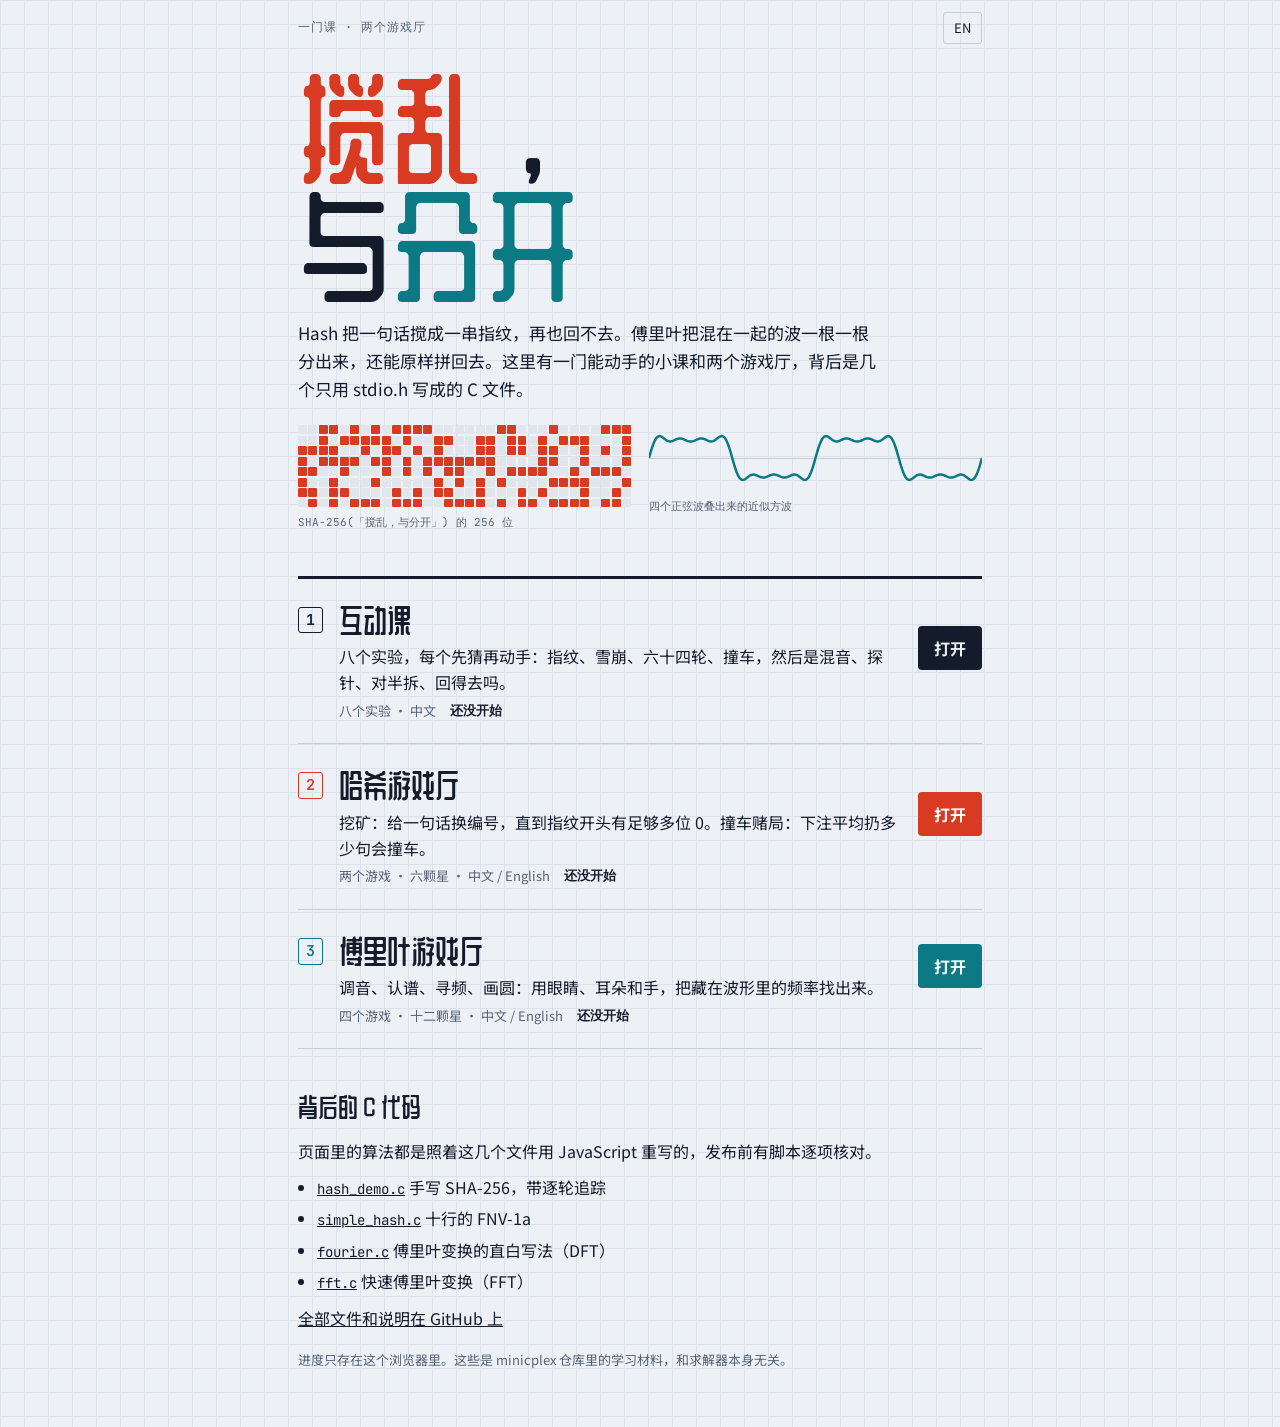
<file: learning/hash-fourier/index.html>
<!DOCTYPE html>
<html lang="zh-CN">
<head>
<meta charset="utf-8">
<meta name="viewport" content="width=device-width, initial-scale=1">
<title>搅乱，与分开</title>
<meta name="description" content="手写 Hash 和傅里叶变换：一门互动课，两个游戏厅。">
<link rel="preconnect" href="https://fonts.googleapis.com">
<link rel="preconnect" href="https://fonts.gstatic.com" crossorigin>
<link href="https://fonts.googleapis.com/css2?family=JetBrains+Mono:wght@400;600&family=Noto+Sans+SC:wght@400;500;700&family=ZCOOL+QingKe+HuangYou&display=swap" rel="stylesheet">
<style>
/* Layout: the front door. One column on graph paper: the title, the two signature
   pictures (scrambled bits, a wave being built), then three numbered doors in the
   order they are best walked through. Vermilion = hash, teal = Fourier, as inside. */
:root {
  --paper: #EDF0F4;
  --grid: #DCE2EA;
  --card: #FBFCFD;
  --ink: #141B2B;
  --muted: #586377;
  --line: #C5CDD8;
  --off: #E1E6ED;
  --hot: #D93A22;
  --wave: #0B7A85;
  --f-display: "ZCOOL QingKe HuangYou", "PingFang SC", "Microsoft YaHei", sans-serif;
  --f-body: "Noto Sans SC", "PingFang SC", "Microsoft YaHei", system-ui, sans-serif;
  --f-mono: "JetBrains Mono", ui-monospace, "SF Mono", Menlo, Consolas, monospace;
  color-scheme: light;
}
@media (prefers-color-scheme: dark) {
  :root:not([data-theme="light"]) {
    --paper: #0C111D; --grid: #151C2C; --card: #141B2B; --ink: #E7ECF5;
    --muted: #95A1B8; --line: #2B3650; --off: #1F2940; --hot: #FF6A48; --wave: #42C4CE;
    color-scheme: dark;
  }
}
:root[data-theme="dark"] {
  --paper: #0C111D; --grid: #151C2C; --card: #141B2B; --ink: #E7ECF5;
  --muted: #95A1B8; --line: #2B3650; --off: #1F2940; --hot: #FF6A48; --wave: #42C4CE;
  color-scheme: dark;
}
* { box-sizing: border-box; }
html { -webkit-text-size-adjust: 100%; }
body {
  margin: 0; background-color: var(--paper);
  background-image: linear-gradient(var(--grid) 1px, transparent 1px), linear-gradient(90deg, var(--grid) 1px, transparent 1px);
  background-size: 24px 24px;
  color: var(--ink); font-family: var(--f-body); font-size: 16px; line-height: 1.65;
}
.wrap { max-width: 720px; margin: 0 auto; padding: 0 18px; }
h1, h2 { font-family: var(--f-display); font-weight: 400; text-wrap: balance; margin: 0; }
p { margin: 0; }
a { color: inherit; }
:focus-visible { outline: 2px solid var(--ink); outline-offset: 2px; }

.bar { display: flex; justify-content: space-between; align-items: center; padding: 12px 0 0; }
.eyebrow { font-family: var(--f-mono); font-size: 12px; letter-spacing: .08em; color: var(--muted); }
#langBtn { height: 32px; padding: 0 10px; font: inherit; font-size: 13px; color: inherit; background: transparent; border: 1.5px solid var(--line); border-radius: 3px; cursor: pointer; }

.top { padding: 24px 0 0; display: flex; flex-direction: column; gap: 16px; }
h1 { font-size: clamp(60px, 19vw, 120px); line-height: .98; letter-spacing: .02em; }
h1.en { font-size: clamp(44px, 12vw, 84px); line-height: 1.02; }
h1 .a { color: var(--hot); }
h1 .b { color: var(--wave); }
.lead { max-width: 34em; font-size: 17px; }

.pics { display: grid; grid-template-columns: 1fr 1fr; gap: 18px; margin-top: 6px; }
.pic { display: flex; flex-direction: column; gap: 6px; min-width: 0; }
.pic .cap { font-family: var(--f-mono); font-size: 11px; color: var(--muted); overflow-wrap: anywhere; }
.bits { display: grid; grid-template-columns: repeat(32, 1fr); gap: 1.5px; }
.bits i { aspect-ratio: 1; background: var(--off); border-radius: 1px; }
.bits i.on { background: var(--hot); }
canvas { display: block; width: 100%; }
@media (max-width: 480px) { .pics { grid-template-columns: 1fr; } }

.doors { list-style: none; margin: 44px 0 0; padding: 0; display: flex; flex-direction: column; border-top: 3px solid var(--ink); }
.door { display: grid; grid-template-columns: auto 1fr auto; gap: 4px 16px; align-items: start; padding: 22px 0; border-bottom: 1px solid var(--line); }
.door .no { font-family: var(--f-mono); font-weight: 600; font-size: 15px; border: 1.5px solid var(--c); color: var(--c); border-radius: 3px; padding: 0 7px; margin-top: 6px; }
.door h2 { font-size: 32px; line-height: 1.2; }
.door h2 a { text-decoration: none; }
.door h2 a:hover { text-decoration: underline; text-decoration-thickness: 2px; text-underline-offset: 5px; }
.door .what { grid-column: 2 / 3; }
.door .meta { grid-column: 2 / 3; font-size: 13px; color: var(--muted); display: flex; flex-wrap: wrap; gap: 2px 14px; }
.door .meta b { color: var(--ink); font-family: var(--f-mono); font-weight: 600; }
.go { grid-row: 1 / 3; grid-column: 3; align-self: center; display: inline-block; padding: 9px 16px; background: var(--c); color: #fff; border-radius: 4px; font-weight: 700; text-decoration: none; white-space: nowrap; }
.door[data-k="course"] { --c: var(--ink); }
.door[data-k="course"] .go { color: var(--paper); }
.door[data-k="hash"] { --c: var(--hot); }
.door[data-k="fourier"] { --c: var(--wave); }
@media (max-width: 480px) {
  .door { grid-template-columns: auto 1fr; }
  .go { grid-row: auto; grid-column: 2 / 3; justify-self: start; margin-top: 6px; }
}

.more { margin: 36px 0 0; padding: 0 0 56px; display: flex; flex-direction: column; gap: 10px; }
.more h2 { font-size: 26px; }
.more ul { margin: 0; padding-left: 1.2em; display: flex; flex-direction: column; gap: 4px; }
.more code { font-family: var(--f-mono); font-size: 14px; }
.more .fine { font-size: 13px; color: var(--muted); max-width: 44em; margin-top: 8px; }
</style>
</head>
<body>
<main class="wrap">

<div class="bar">
  <span class="eyebrow" data-i18n="eyebrow"></span>
  <button type="button" id="langBtn"></button>
</div>

<header class="top">
  <h1 id="title"></h1>
  <p class="lead" data-i18n="lead"></p>
  <div class="pics">
    <div class="pic">
      <div class="bits" id="bits" aria-hidden="true"></div>
      <span class="cap" data-i18n="capBits"></span>
    </div>
    <div class="pic">
      <canvas id="wave" style="height:66px" aria-hidden="true"></canvas>
      <span class="cap" data-i18n="capWave"></span>
    </div>
  </div>
</header>

<ol class="doors">
  <li class="door" data-k="course">
    <span class="no">1</span>
    <h2><a href="course/index.html" data-i18n="d1title"></a></h2>
    <a class="go" href="course/index.html" data-i18n="open"></a>
    <p class="what" data-i18n="d1what"></p>
    <p class="meta"><span data-i18n="d1meta"></span><b id="p-course"></b></p>
  </li>
  <li class="door" data-k="hash">
    <span class="no">2</span>
    <h2><a href="arcade/hash.html" data-i18n="d2title"></a></h2>
    <a class="go" href="arcade/hash.html" data-i18n="open"></a>
    <p class="what" data-i18n="d2what"></p>
    <p class="meta"><span data-i18n="d2meta"></span><b id="p-hash"></b></p>
  </li>
  <li class="door" data-k="fourier">
    <span class="no">3</span>
    <h2><a href="arcade/index.html" data-i18n="d3title"></a></h2>
    <a class="go" href="arcade/index.html" data-i18n="open"></a>
    <p class="what" data-i18n="d3what"></p>
    <p class="meta"><span data-i18n="d3meta"></span><b id="p-fourier"></b></p>
  </li>
</ol>

<section class="more">
  <h2 data-i18n="srcTitle"></h2>
  <p data-i18n="srcLead"></p>
  <ul>
    <li><a href="https://github.com/xudaniel/minicplex/blob/main/learning/hash-fourier/hash_demo.c"><code>hash_demo.c</code></a> <span data-i18n="src1"></span></li>
    <li><a href="https://github.com/xudaniel/minicplex/blob/main/learning/hash-fourier/simple_hash.c"><code>simple_hash.c</code></a> <span data-i18n="src2"></span></li>
    <li><a href="https://github.com/xudaniel/minicplex/blob/main/learning/hash-fourier/fourier.c"><code>fourier.c</code></a> <span data-i18n="src3"></span></li>
    <li><a href="https://github.com/xudaniel/minicplex/blob/main/learning/hash-fourier/fft.c"><code>fft.c</code></a> <span data-i18n="src4"></span></li>
  </ul>
  <p><a href="https://github.com/xudaniel/minicplex/tree/main/learning/hash-fourier" data-i18n="srcAll"></a></p>
  <p class="fine" data-i18n="fine"></p>
</section>

</main>
<script>
const TXT = {
  zh: {
    langBtn: 'EN', eyebrow: '一门课 · 两个游戏厅',
    title: '<span class="a">搅乱</span>，<br>与<span class="b">分开</span>',
    lead: 'Hash 把一句话搅成一串指纹，再也回不去。傅里叶把混在一起的波一根一根分出来，还能原样拼回去。这里有一门能动手的小课和两个游戏厅，背后是几个只用 stdio.h 写成的 C 文件。',
    capBits: 'SHA-256(「搅乱，与分开」) 的 256 位',
    capWave: '四个正弦波叠出来的近似方波',
    open: '打开',
    d1title: '互动课', d1what: '八个实验，每个先猜再动手：指纹、雪崩、六十四轮、撞车，然后是混音、探针、对半拆、回得去吗。',
    d1meta: '八个实验 · 中文',
    d2title: '哈希游戏厅', d2what: '挖矿：给一句话换编号，直到指纹开头有足够多位 0。撞车赌局：下注平均扔多少句会撞车。',
    d2meta: '两个游戏 · 六颗星 · 中文 / English',
    d3title: '傅里叶游戏厅', d3what: '调音、认谱、寻频、画圆：用眼睛、耳朵和手，把藏在波形里的频率找出来。',
    d3meta: '四个游戏 · 十二颗星 · 中文 / English',
    pNone: '还没开始', pQuiz: '先猜 {n}/8', pStars: '★ {n}/{m}',
    srcTitle: '背后的 C 代码', srcLead: '页面里的算法都是照着这几个文件用 JavaScript 重写的，发布前有脚本逐项核对。',
    src1: '手写 SHA-256，带逐轮追踪', src2: '十行的 FNV-1a', src3: '傅里叶变换的直白写法（DFT）', src4: '快速傅里叶变换（FFT）',
    srcAll: '全部文件和说明在 GitHub 上',
    fine: '进度只存在这个浏览器里。这些是 minicplex 仓库里的学习材料，和求解器本身无关。'
  },
  en: {
    langBtn: '中文', eyebrow: 'ONE COURSE · TWO ARCADES',
    title: '<span class="a">Scramble</span>,<br>and <span class="b">Separate</span>',
    lead: 'A hash scrambles a sentence into a fingerprint, and there is no way back. A Fourier transform pulls a tangle of waves apart one by one, and can put them back exactly. Here is a small hands-on course and two arcades, all built on a few C files that use nothing but stdio.h.',
    capBits: 'The 256 bits of SHA-256("搅乱，与分开")',
    capWave: 'Four sine waves stacked into a near-square wave',
    open: 'Open',
    d1title: 'The course', d1what: 'Eight experiments, each one guess-first then hands-on: fingerprint, avalanche, sixty-four rounds, collisions, then mixing, probing, halving and whether you can go back.',
    d1meta: 'Eight experiments · Chinese only',
    d2title: 'Hash Arcade', d2what: 'Dig: change a number until the fingerprint starts with enough zero bits. Crash Bet: wager how many throws it takes before two fingerprints collide.',
    d2meta: 'Two games · six stars · 中文 / English',
    d3title: 'Fourier Arcade', d3what: 'Tune, Snap, Hunt and Circles: find the frequencies hidden in a wave by eye, by ear and by hand.',
    d3meta: 'Four games · twelve stars · 中文 / English',
    pNone: 'not started', pQuiz: 'guesses {n}/8', pStars: '★ {n}/{m}',
    srcTitle: 'The C code behind it', srcLead: 'Every algorithm on these pages is a JavaScript rewrite of these files, and test scripts check them before each release.',
    src1: 'SHA-256 by hand, with a round-by-round trace', src2: 'FNV-1a in ten lines', src3: 'the plain Fourier transform (DFT)', src4: 'the fast Fourier transform (FFT)',
    srcAll: 'All files and notes on GitHub',
    fine: 'Progress is saved in this browser only. These are learning materials in the minicplex repository; they are unrelated to the solver itself.'
  }
};
const KEY = 'hash-fourier-hub-v1';
let lang = 'zh';
try { const v = localStorage.getItem(KEY); if (v === 'en' || v === 'zh') lang = v; } catch (e) {}
const $ = id => document.getElementById(id);
function tr(k, vars) { let s = TXT[lang][k] || TXT.zh[k] || k; if (vars) for (const x in vars) s = s.split('{' + x + '}').join(vars[x]); return s; }
function tok(name) { return getComputedStyle(document.documentElement).getPropertyValue(name).trim(); }

/* the real SHA-256 of the title, as computed by hash_demo.c */
const TITLE_HASH = '357818872fa66d71f2d46d95bdafe191c8ab2f2e910550f1d85645125773d6f6';
function buildBits() {
  const box = $('bits');
  for (let i = 0; i < 256; i++) {
    const nib = parseInt(TITLE_HASH[i >> 2], 16), el = document.createElement('i');
    if ((nib >> (3 - (i & 3))) & 1) el.className = 'on';
    box.appendChild(el);
  }
}
const WAVE = [[1, 1], [3, 0.35], [5, 0.2], [7, 0.14]];
function drawWave() {
  const cv = $('wave'), dpr = Math.min(window.devicePixelRatio || 1, 3);
  const w = cv.clientWidth || 300, h = cv.clientHeight || 66;
  cv.width = Math.round(w * dpr); cv.height = Math.round(h * dpr);
  const c = cv.getContext('2d'); c.setTransform(dpr, 0, 0, dpr, 0, 0); c.clearRect(0, 0, w, h);
  const mid = h / 2, y = v => mid - v / 1.25 * (h / 2 - 4);
  c.strokeStyle = tok('--line'); c.lineWidth = 1; c.beginPath(); c.moveTo(0, mid + .5); c.lineTo(w, mid + .5); c.stroke();
  c.beginPath();
  for (let i = 0; i <= 400; i++) {
    const t = i / 400 * 2; let v = 0;
    for (const p of WAVE) v += p[1] * Math.sin(2 * Math.PI * p[0] * t);
    i ? c.lineTo(i / 400 * w, y(v)) : c.moveTo(0, y(v));
  }
  c.strokeStyle = tok('--wave'); c.lineWidth = 2.5; c.lineJoin = 'round'; c.stroke();
}

/* progress saved by the three pages (same site, same browser) */
function progress() {
  const read = k => { try { return JSON.parse(localStorage.getItem(k) || 'null'); } catch (e) { return null; } };
  const stars = (o, m) => { if (!o || !o.stars) return tr('pNone'); let n = 0; for (const g in o.stars) if (Array.isArray(o.stars[g])) n += o.stars[g].filter(Boolean).length; return n ? tr('pStars', { n, m }) : tr('pNone'); };
  const c = read('hash-fourier-course-v1');
  const answered = c && c.quiz && typeof c.quiz === 'object' ? Object.keys(c.quiz).length : 0;
  $('p-course').textContent = answered ? tr('pQuiz', { n: Math.min(8, answered) }) : tr('pNone');
  $('p-hash').textContent = stars(read('hash-arcade-v1'), 6);
  $('p-fourier').textContent = stars(read('fourier-arcade-v1'), 12);
}
function apply() {
  document.documentElement.lang = lang === 'zh' ? 'zh-CN' : 'en';
  document.title = lang === 'zh' ? '搅乱，与分开' : 'Scramble, and Separate';
  document.querySelectorAll('[data-i18n]').forEach(el => { el.textContent = tr(el.dataset.i18n); });
  const h1 = $('title'); h1.innerHTML = tr('title'); h1.classList.toggle('en', lang === 'en');
  $('langBtn').textContent = tr('langBtn');
  progress(); drawWave();
}
buildBits();
$('langBtn').addEventListener('click', () => { lang = lang === 'zh' ? 'en' : 'zh'; try { localStorage.setItem(KEY, lang); } catch (e) {} apply(); });
apply();
let timer = 0;
window.addEventListener('resize', () => { clearTimeout(timer); timer = setTimeout(drawWave, 120); });
window.addEventListener('pageshow', progress);
try { window.matchMedia('(prefers-color-scheme: dark)').addEventListener('change', drawWave); } catch (e) {}
try { new MutationObserver(drawWave).observe(document.documentElement, { attributes: true, attributeFilter: ['data-theme'] }); } catch (e) {}
</script>
</body>
</html>
</file>
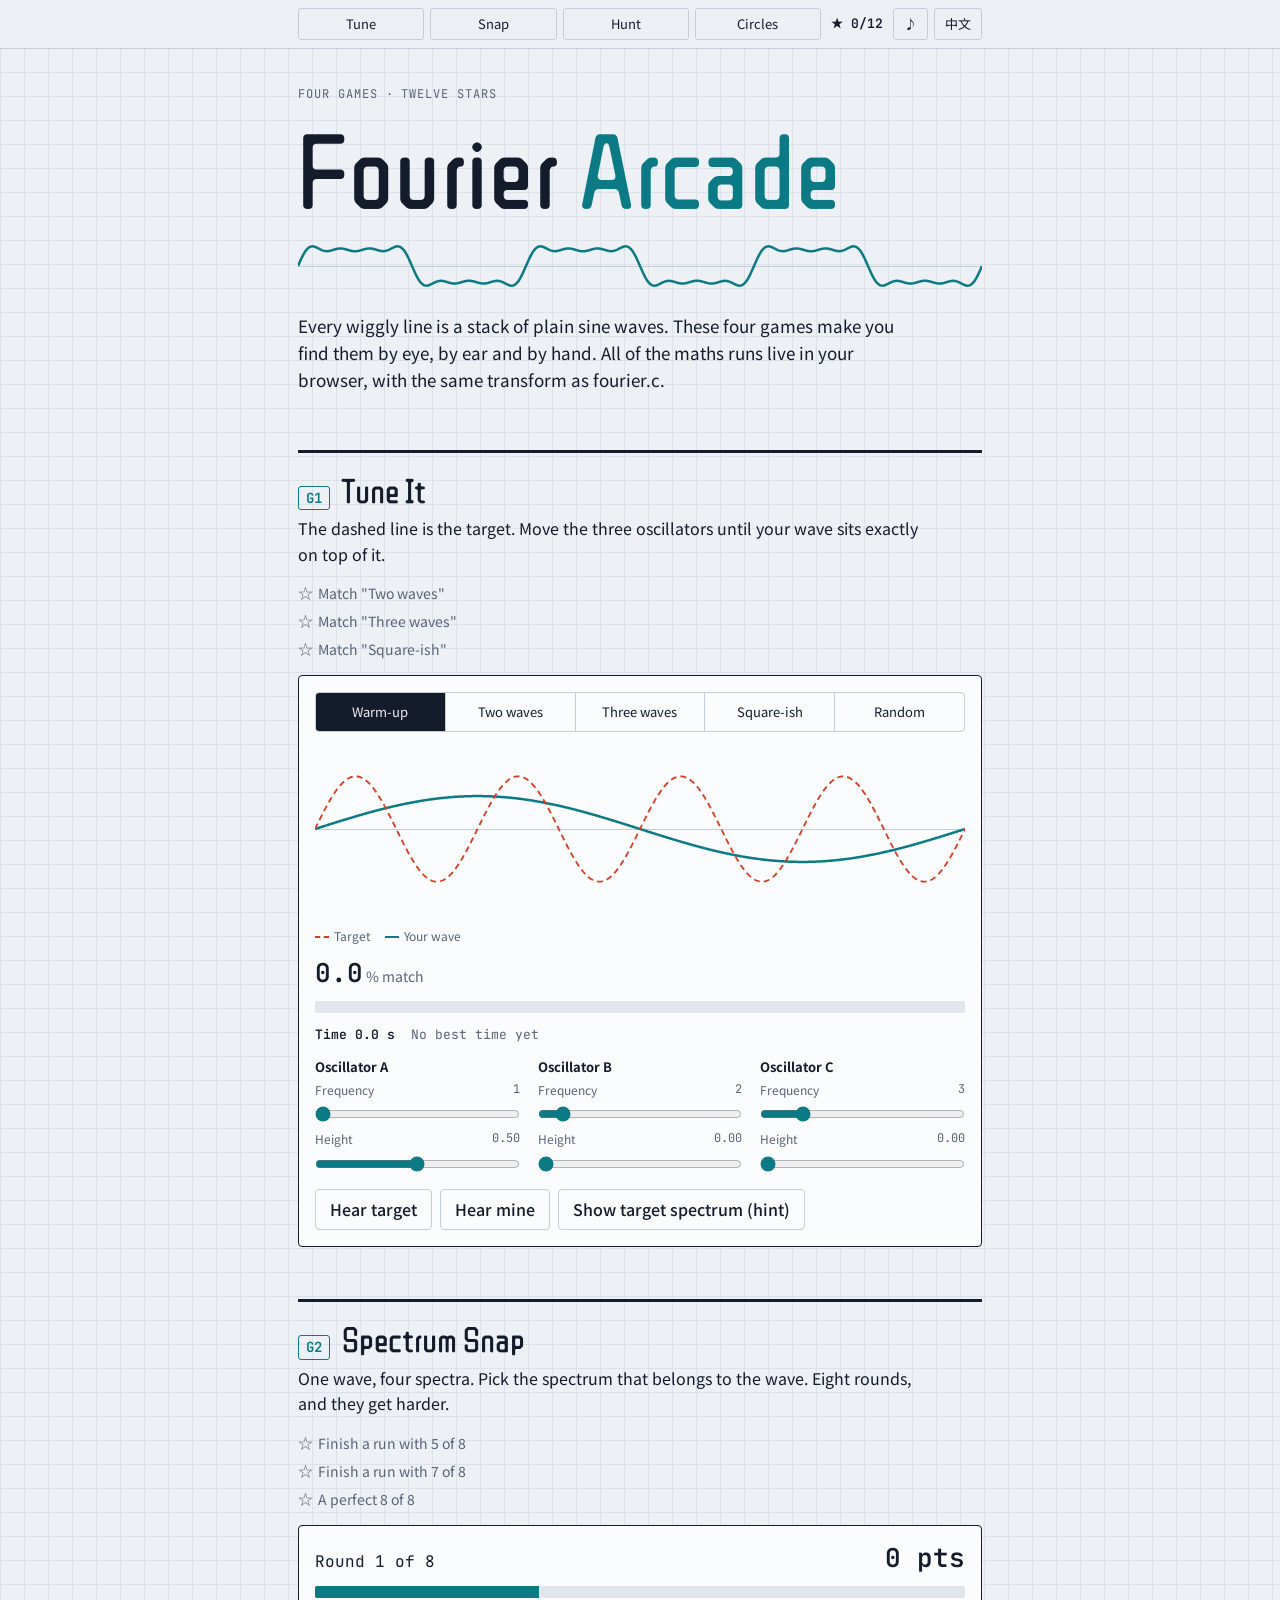
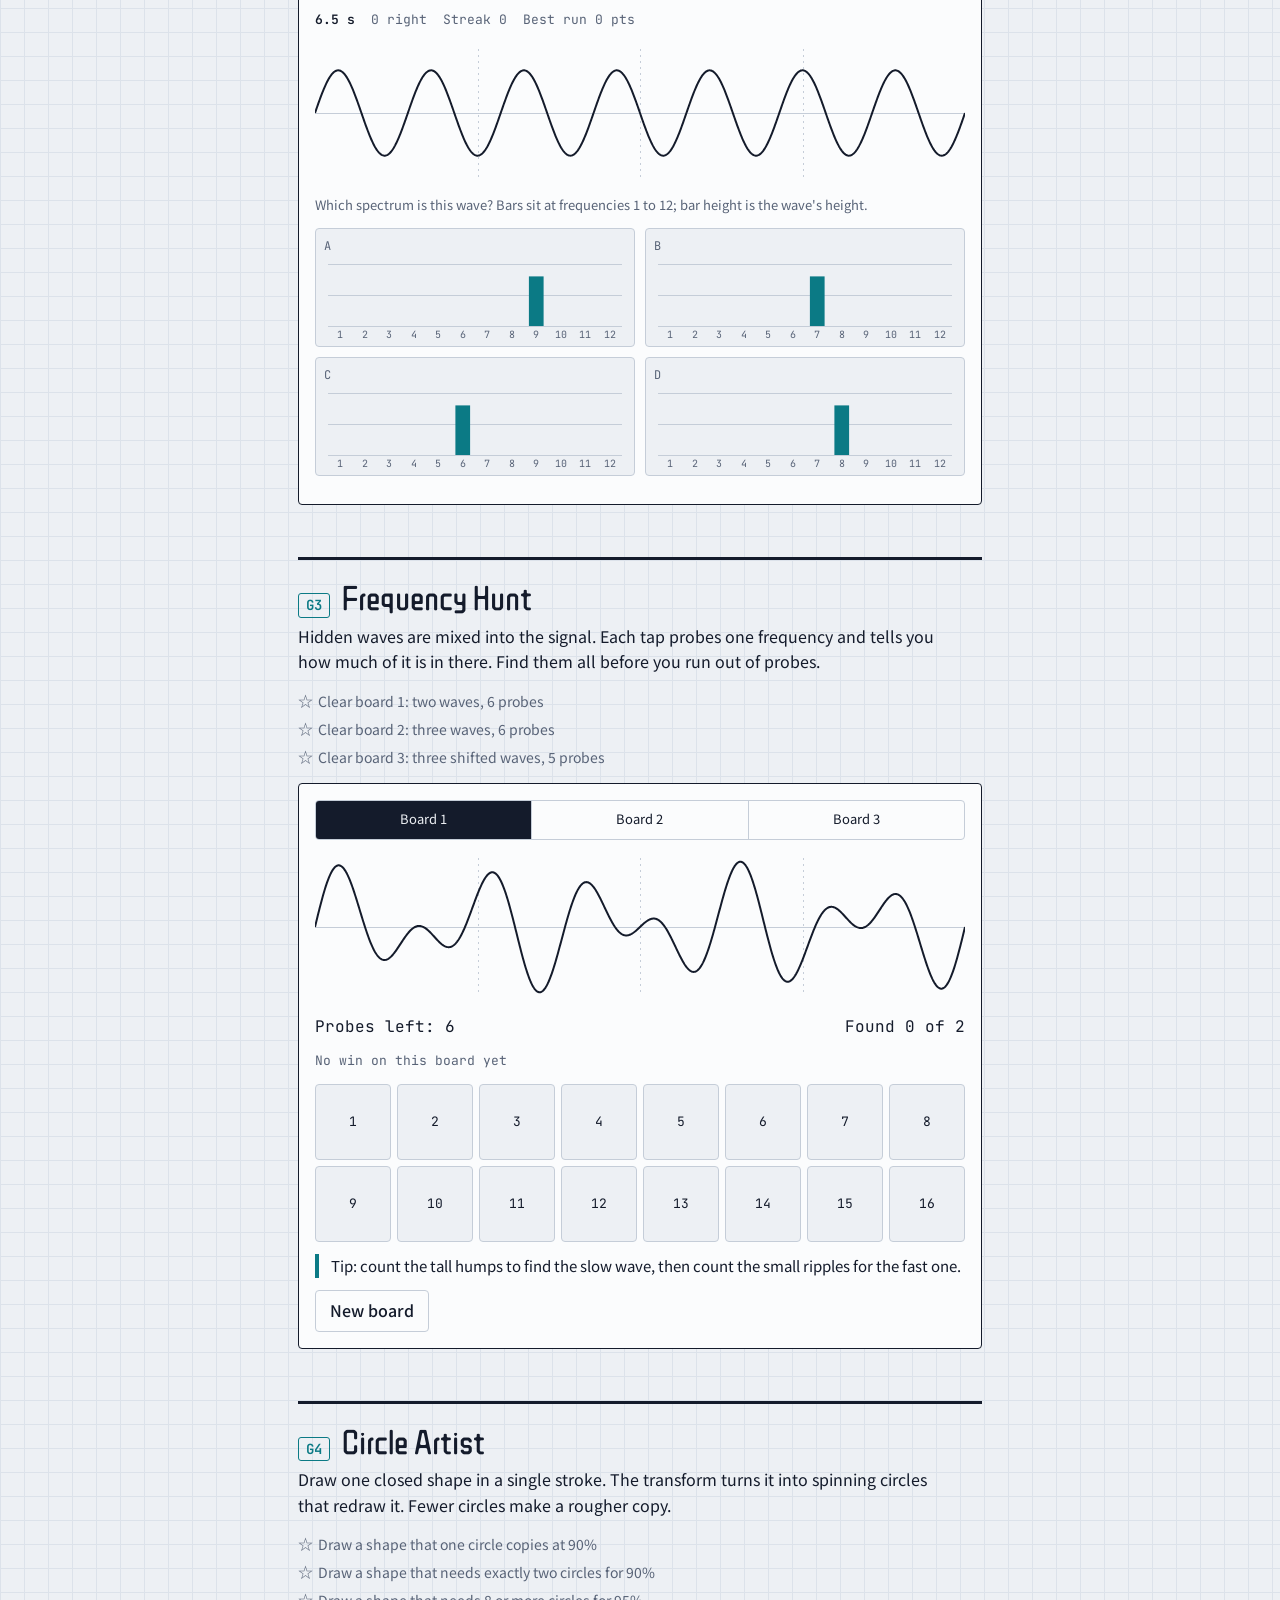
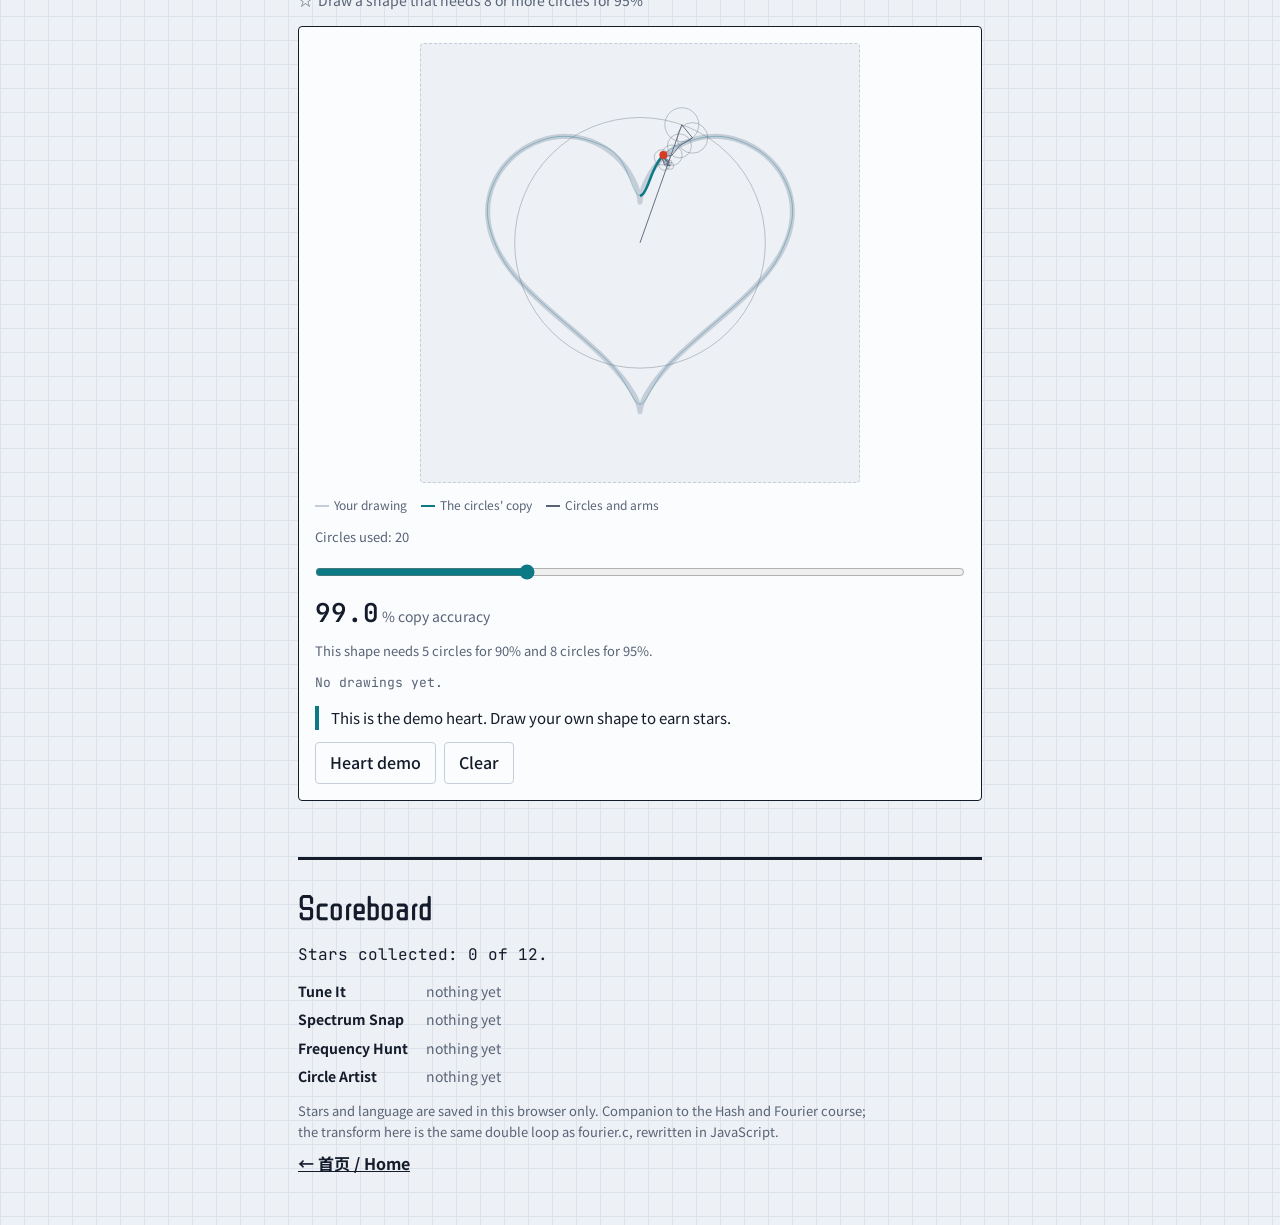
<file: learning/hash-fourier/arcade/index.html>
<!DOCTYPE html>
<html lang="en">
<head>
<meta charset="utf-8">
<meta name="viewport" content="width=device-width, initial-scale=1">
<title>Fourier Arcade</title>
<link rel="preconnect" href="https://fonts.googleapis.com">
<link rel="preconnect" href="https://fonts.gstatic.com" crossorigin>
<link href="https://fonts.googleapis.com/css2?family=JetBrains+Mono:wght@400;600&family=Noto+Sans+SC:wght@400;500;700&family=ZCOOL+QingKe+HuangYou&display=swap" rel="stylesheet">
<style>
/* Layout: one column of four game cabinets on oscilloscope graph paper.
   Same world as the Hash/Fourier course: ink on cool paper, teal for waves,
   vermilion only for the thing you are aiming at or just hit. */
:root {
  --paper: #EDF0F4;
  --grid: #DCE2EA;
  --card: #FBFCFD;
  --ink: #141B2B;
  --muted: #586377;
  --line: #C5CDD8;
  --off: #E1E6ED;
  --hot: #D93A22;
  --wave: #0B7A85;
  --ok: #1F7F52;
  --f-display: "ZCOOL QingKe HuangYou", "PingFang SC", "Microsoft YaHei", sans-serif;
  --f-body: "Noto Sans SC", "PingFang SC", "Microsoft YaHei", system-ui, sans-serif;
  --f-mono: "JetBrains Mono", ui-monospace, "SF Mono", Menlo, Consolas, monospace;
  color-scheme: light;
}
@media (prefers-color-scheme: dark) {
  :root:not([data-theme="light"]) {
    --paper: #0C111D; --grid: #151C2C; --card: #141B2B; --ink: #E7ECF5;
    --muted: #95A1B8; --line: #2B3650; --off: #1F2940;
    --hot: #FF6A48; --wave: #42C4CE; --ok: #4CC38A;
    color-scheme: dark;
  }
}
:root[data-theme="dark"] {
  --paper: #0C111D; --grid: #151C2C; --card: #141B2B; --ink: #E7ECF5;
  --muted: #95A1B8; --line: #2B3650; --off: #1F2940;
  --hot: #FF6A48; --wave: #42C4CE; --ok: #4CC38A;
  color-scheme: dark;
}
* { box-sizing: border-box; }
[hidden] { display: none !important; }
html { -webkit-text-size-adjust: 100%; }
body {
  margin: 0; background-color: var(--paper);
  background-image: linear-gradient(var(--grid) 1px, transparent 1px), linear-gradient(90deg, var(--grid) 1px, transparent 1px);
  background-size: 24px 24px;
  color: var(--ink); font-family: var(--f-body); font-size: 16px; line-height: 1.6;
}
.wrap { max-width: 720px; margin: 0 auto; padding: 0 18px; }
h1, h2 { font-family: var(--f-display); font-weight: 400; text-wrap: balance; margin: 0; }
p { margin: 0; }
button, input { font: inherit; color: inherit; }
:focus-visible { outline: 2px solid var(--ink); outline-offset: 2px; }
.num { font-family: var(--f-mono); font-variant-numeric: tabular-nums; }

.nav { position: sticky; top: 0; z-index: 5; background: color-mix(in srgb, var(--paper) 90%, transparent);
  -webkit-backdrop-filter: blur(8px); backdrop-filter: blur(8px); border-bottom: 1px solid var(--line); }
.nav .wrap { display: flex; gap: 6px; padding-top: 8px; padding-bottom: 8px; align-items: center; }
.nav button { height: 32px; padding: 0 10px; font-size: 13px; background: transparent; border: 1.5px solid var(--line); border-radius: 3px; cursor: pointer; white-space: nowrap; }
.nav button.jump { flex: 1; min-width: 0; overflow: hidden; text-overflow: ellipsis; }
.nav button.jump.full { background: var(--wave); border-color: var(--wave); color: #fff; }
.nav .stars { font-family: var(--f-mono); font-size: 13px; font-weight: 600; padding: 0 4px; white-space: nowrap; }

.top { padding: 36px 0 4px; display: flex; flex-direction: column; gap: 14px; }
.eyebrow { font-family: var(--f-mono); font-size: 12px; letter-spacing: .08em; color: var(--muted); }
h1 { font-size: clamp(54px, 15vw, 104px); line-height: .98; letter-spacing: .01em; }
h1 span { color: var(--wave); }
.lead { max-width: 36em; font-size: 17px; }
#heroWave { height: 64px; }

.game { margin-top: 52px; padding-top: 18px; border-top: 3px solid var(--ink); scroll-margin-top: 60px; display: flex; flex-direction: column; gap: 14px; }
.game-head { display: grid; grid-template-columns: auto 1fr; column-gap: 12px; align-items: baseline; }
.tag { font-family: var(--f-mono); font-weight: 600; font-size: 14px; color: var(--wave); border: 1.5px solid var(--wave); border-radius: 3px; padding: 0 7px; }
.game-head h2 { font-size: 34px; line-height: 1.15; }
.how { grid-column: 1 / -1; margin-top: 6px; max-width: 40em; }
.goals { list-style: none; margin: 0; padding: 0; display: flex; flex-direction: column; gap: 4px; font-size: 14px; color: var(--muted); }
.goals li { display: grid; grid-template-columns: 20px 1fr; align-items: baseline; }
.goals li::before { content: "☆"; font-size: 15px; }
.goals li.done { color: var(--ink); font-weight: 700; }
.goals li.done::before { content: "★"; color: var(--wave); }

.bench { background: var(--card); border: 1.5px solid var(--ink); border-radius: 4px; padding: 16px; display: flex; flex-direction: column; gap: 12px; }
.cap { font-size: 13px; color: var(--muted); }
.row { display: flex; flex-wrap: wrap; gap: 8px; align-items: center; }
.btn { min-height: 40px; padding: 7px 14px; cursor: pointer; background: var(--wave); color: #fff; border: 0; border-radius: 4px; font-weight: 700; }
.btn.ghost { background: transparent; color: var(--ink); border: 1.5px solid var(--line); font-weight: 500; }
.btn[hidden] { display: none; }
.seg { display: flex; border: 1.5px solid var(--line); border-radius: 4px; overflow: hidden; }
.seg button { flex: 1; min-height: 38px; padding: 6px 4px; background: transparent; border: 0; border-left: 1.5px solid var(--line); cursor: pointer; font-size: 13px; white-space: nowrap; }
.seg button:first-child { border-left: 0; }
.seg button.on { background: var(--ink); color: var(--paper); }
.seg button.won::after { content: " ★"; color: var(--wave); }
.seg button.on.won::after { color: var(--paper); }
canvas { display: block; width: 100%; }
input[type="range"] { width: 100%; accent-color: var(--wave); margin: 0; height: 26px; }
.legend { display: flex; flex-wrap: wrap; gap: 4px 14px; font-size: 12px; color: var(--muted); }
.legend span::before { content: ""; display: inline-block; width: 14px; height: 0; margin-right: 5px; border-top: 2.5px solid var(--sw); vertical-align: 3px; }
.legend .dash::before { border-top-style: dashed; }
.big { font-family: var(--f-mono); font-weight: 600; font-size: 26px; font-variant-numeric: tabular-nums; line-height: 1.2; }
.big small { font-family: var(--f-body); font-weight: 400; font-size: 14px; color: var(--muted); }
.meter { position: relative; height: 12px; background: var(--off); border-radius: 2px; overflow: hidden; }
.meter i { position: absolute; left: 0; top: 0; bottom: 0; background: var(--wave); transition: width .15s; }
.note { font-size: 15px; border-left: 4px solid var(--wave); padding-left: 12px; }
.note[hidden] { display: none; }
.note.bad { border-left-color: var(--hot); }

.oscs { display: grid; grid-template-columns: repeat(auto-fit, minmax(190px, 1fr)); gap: 10px 18px; }
.osc { display: flex; flex-direction: column; gap: 2px; }
.osc .name { font-size: 13px; font-weight: 700; }
.osc label { font-size: 12px; color: var(--muted); display: flex; justify-content: space-between; }

.opts { display: grid; grid-template-columns: 1fr 1fr; gap: 10px; }
.opts button { padding: 8px 8px 4px; background: var(--paper); border: 1.5px solid var(--line); border-radius: 4px; cursor: pointer; display: flex; flex-direction: column; gap: 2px; text-align: left; }
.opts button:not(:disabled):hover { border-color: var(--ink); }
.opts button:disabled { cursor: default; }
.opts button canvas { height: 84px; }
.opts button .lab { font-family: var(--f-mono); font-size: 12px; color: var(--muted); }
.opts button.right { border-color: var(--ok); box-shadow: inset 0 0 0 2px var(--ok); }
.opts button.wrong { border-color: var(--hot); opacity: .6; }

.cells { display: grid; grid-template-columns: repeat(8, 1fr); gap: 6px; }
.cells button { aspect-ratio: 1; min-width: 0; padding: 0; background: var(--paper); border: 1.5px solid var(--line); border-radius: 4px; cursor: pointer;
  font-family: var(--f-mono); font-size: 13px; display: flex; flex-direction: column; align-items: center; justify-content: center; line-height: 1.15; }
.cells button:not(:disabled):hover { border-color: var(--ink); }
.cells button:disabled { cursor: default; }
.cells button small { font-size: 10px; color: var(--muted); }
.cells button.miss { background: var(--off); color: var(--muted); border-style: dashed; }
.cells button.hit { background: var(--wave); border-color: var(--wave); color: #fff; font-weight: 600; }
.cells button.hit small { color: #fff; }
.cells button.reveal { border: 2px solid var(--hot); color: var(--hot); }

.pad { position: relative; width: 100%; max-width: 440px; align-self: center; }
.pad canvas { aspect-ratio: 1; height: auto; background: var(--paper); border: 1.5px dashed var(--line); border-radius: 4px; touch-action: none; cursor: crosshair; }

.end { margin: 56px 0 0; padding: 20px 0 48px; border-top: 3px solid var(--ink); display: flex; flex-direction: column; gap: 8px; }
.end .fine { font-size: 13px; color: var(--muted); max-width: 44em; }
.stats { display: flex; flex-wrap: wrap; gap: 2px 16px; font-family: var(--f-mono); font-size: 13px; color: var(--muted); font-variant-numeric: tabular-nums; }
.stats b { color: var(--ink); font-weight: 600; }
.nav #soundBtn.off { color: var(--muted); text-decoration: line-through; }
.toast { position: fixed; left: 50%; bottom: 18px; transform: translateX(-50%); z-index: 10; max-width: calc(100% - 36px);
  background: var(--ink); color: var(--paper); padding: 10px 16px; border-radius: 4px; font-weight: 700; font-size: 15px;
  opacity: 0; pointer-events: none; transition: opacity .2s; }
.toast.show { opacity: 1; }
@keyframes pop { 0% { transform: scale(1); } 40% { transform: scale(1.7); } 100% { transform: scale(1); } }
.goals li.just::before { display: inline-block; animation: pop .6s ease; }
.end h2 { font-size: 34px; }
.records { display: grid; grid-template-columns: auto 1fr; gap: 6px 18px; margin: 4px 0 6px; font-size: 14px; }
.records dt { font-weight: 700; }
.records dd { margin: 0; color: var(--muted); font-variant-numeric: tabular-nums; }
.end.cleared h2 { color: var(--wave); }
@media (prefers-reduced-motion: reduce) { * { transition: none !important; animation: none !important; } }
</style>
</head>
<body>

<nav class="nav" aria-label="Games"><div class="wrap">
  <button class="jump" type="button" data-jump="tune" data-i18n="nav1"></button>
  <button class="jump" type="button" data-jump="snap" data-i18n="nav2"></button>
  <button class="jump" type="button" data-jump="hunt" data-i18n="nav3"></button>
  <button class="jump" type="button" data-jump="circ" data-i18n="nav4"></button>
  <span class="stars" id="starCount"></span>
  <button type="button" id="soundBtn">♪</button>
  <button type="button" id="langBtn"></button>
</div></nav>

<main class="wrap">
<header class="top">
  <div class="eyebrow" data-i18n="eyebrow"></div>
  <h1 data-i18n-html="title"></h1>
  <canvas id="heroWave" aria-hidden="true"></canvas>
  <p class="lead" data-i18n="lead"></p>
</header>

<!-- ================= 1 ================= -->
<section class="game" id="tune">
  <div class="game-head"><span class="tag">G1</span><h2 data-i18n="g1title"></h2><p class="how" data-i18n="g1how"></p></div>
  <ul class="goals"><li data-goal="tune0" data-i18n="g1goal0"></li><li data-goal="tune1" data-i18n="g1goal1"></li><li data-goal="tune2" data-i18n="g1goal2"></li></ul>
  <div class="bench">
    <div class="seg" id="tuneSeg"></div>
    <canvas id="tuneWave" style="height:170px" role="img" aria-label="Target wave and your wave"></canvas>
    <div class="legend"><span class="dash" style="--sw:var(--hot)" data-i18n="legTarget"></span><span style="--sw:var(--wave)" data-i18n="legMine"></span></div>
    <div class="big"><span id="tunePct"></span><small> % <span data-i18n="match"></span></small></div>
    <div class="meter"><i id="tuneBar"></i></div>
    <div class="stats"><span id="tuneTime"></span><span id="tuneBest"></span></div>
    <p class="note" id="tuneNote" hidden></p>
    <div class="oscs" id="oscs"></div>
    <div class="row">
      <button class="btn ghost" type="button" id="tunePlayT" data-i18n="playTarget"></button>
      <button class="btn ghost" type="button" id="tunePlayM" data-i18n="playMine"></button>
      <button class="btn ghost" type="button" id="tuneHint"></button>
      <button class="btn" type="button" id="tuneNew" data-i18n="newRandom" hidden></button>
    </div>
    <canvas id="tuneSpec" style="height:110px" role="img" aria-label="Spectrum of the target" hidden></canvas>
  </div>
</section>

<!-- ================= 2 ================= -->
<section class="game" id="snap">
  <div class="game-head"><span class="tag">G2</span><h2 data-i18n="g2title"></h2><p class="how" data-i18n="g2how"></p></div>
  <ul class="goals"><li data-goal="snap0" data-i18n="g2goal0"></li><li data-goal="snap1" data-i18n="g2goal1"></li><li data-goal="snap2" data-i18n="g2goal2"></li></ul>
  <div class="bench">
    <div class="row" style="justify-content:space-between;align-items:baseline"><span class="num" id="snapRound"></span><span class="big" id="snapPts"></span></div>
    <div class="meter" aria-hidden="true"><i id="snapBonus"></i></div>
    <div class="stats"><span id="snapClock"></span><span id="snapScore"></span><span id="snapStreak"></span><span id="snapBest"></span></div>
    <canvas id="snapWave" style="height:140px" role="img" aria-label="Wave to identify"></canvas>
    <span class="cap" data-i18n="snapAsk"></span>
    <div class="opts" id="snapOpts"></div>
    <p class="note" id="snapNote" hidden></p>
    <div class="row"><button class="btn" type="button" id="snapNext" hidden></button></div>
  </div>
</section>

<!-- ================= 3 ================= -->
<section class="game" id="hunt">
  <div class="game-head"><span class="tag">G3</span><h2 data-i18n="g3title"></h2><p class="how" data-i18n="g3how"></p></div>
  <ul class="goals"><li data-goal="hunt0" data-i18n="g3goal0"></li><li data-goal="hunt1" data-i18n="g3goal1"></li><li data-goal="hunt2" data-i18n="g3goal2"></li></ul>
  <div class="bench">
    <div class="seg" id="huntSeg"></div>
    <canvas id="huntWave" style="height:150px" role="img" aria-label="Signal with hidden waves"></canvas>
    <div class="row" style="justify-content:space-between"><span class="num" id="huntLeft"></span><span class="num" id="huntFound"></span></div>
    <div class="stats"><span id="huntBest"></span></div>
    <div class="cells" id="huntCells"></div>
    <p class="note" id="huntNote"></p>
    <canvas id="huntProd" style="height:90px" role="img" aria-label="Signal times probe" hidden></canvas>
    <span class="cap" id="huntProdCap" data-i18n="prodCap" hidden></span>
    <div class="row"><button class="btn ghost" type="button" id="huntNew" data-i18n="newBoard"></button></div>
  </div>
</section>

<!-- ================= 4 ================= -->
<section class="game" id="circ">
  <div class="game-head"><span class="tag">G4</span><h2 data-i18n="g4title"></h2><p class="how" data-i18n="g4how"></p></div>
  <ul class="goals"><li data-goal="circ0" data-i18n="g4goal0"></li><li data-goal="circ1" data-i18n="g4goal1"></li><li data-goal="circ2" data-i18n="g4goal2"></li></ul>
  <div class="bench">
    <div class="pad"><canvas id="pad" role="img" aria-label="Drawing pad"></canvas></div>
    <div class="legend"><span style="--sw:var(--line)" data-i18n="legDrawn"></span><span style="--sw:var(--wave)" data-i18n="legCopy"></span><span style="--sw:var(--muted)" data-i18n="legArms"></span></div>
    <label class="cap" for="circM"><span id="circMLabel"></span></label>
    <input type="range" id="circM" min="1" max="60" step="1">
    <div class="big"><span id="circFid"></span><small> % <span data-i18n="fidelity"></span></small></div>
    <p class="cap" id="circNeed"></p>
    <div class="stats"><span id="circRec"></span></div>
    <p class="note" id="circNote" hidden></p>
    <div class="row">
      <button class="btn ghost" type="button" id="circHeart" data-i18n="heartDemo"></button>
      <button class="btn ghost" type="button" id="circClear" data-i18n="clearPad"></button>
    </div>
  </div>
</section>

<section class="end" id="end">
  <h2 id="endTitle"></h2>
  <p class="num" id="endStars"></p>
  <dl class="records" id="records"></dl>
  <p class="fine" data-i18n="fine"></p>
</section>
</main>
<div class="toast" id="toast" role="status" aria-live="polite"></div>

<script>
/*CORE-START*/
function mulberry(seed) {
  let s = seed >>> 0;
  return function () {
    s = (s + 0x6D2B79F5) >>> 0;
    let t = Math.imul(s ^ (s >>> 15), 1 | s);
    t = (t + Math.imul(t ^ (t >>> 7), 61 | t)) ^ t;
    return ((t ^ (t >>> 14)) >>> 0) / 4294967296;
  };
}
function pick(rand, arr) { return arr[Math.floor(rand() * arr.length)]; }
function pickFreqs(rand, n, max) {
  const set = new Set();
  while (set.size < n) set.add(1 + Math.floor(rand() * max));
  return Array.from(set).sort((a, b) => a - b);
}
function mixAt(parts, t) {
  let v = 0;
  for (const p of parts) v += p.a * Math.sin(2 * Math.PI * p.f * t + (p.ph || 0));
  return v;
}
function sampleParts(parts, N) {
  const x = new Float64Array(N);
  for (let n = 0; n < N; n++) x[n] = mixAt(parts, n / N);
  return x;
}
/* amplitude of each frequency 0..kmax, straight DFT as in fourier.c */
function spectrum(x, kmax) {
  const N = x.length, out = [];
  for (let k = 0; k <= kmax; k++) {
    let re = 0, im = 0;
    for (let n = 0; n < N; n++) {
      const a = 2 * Math.PI * ((k * n) % N) / N;
      re += x[n] * Math.cos(a); im -= x[n] * Math.sin(a);
    }
    out.push(Math.hypot(re, im) * (k === 0 ? 1 : 2) / N);
  }
  return out;
}
function probe(parts, k, N) {
  N = N || 64;
  const x = sampleParts(parts, N);
  let ss = 0, sc = 0;
  for (let n = 0; n < N; n++) {
    const a = 2 * Math.PI * ((k * n) % N) / N;
    ss += x[n] * Math.sin(a); sc += x[n] * Math.cos(a);
  }
  ss = ss * 2 / N; sc = sc * 2 / N;
  return { sin: ss, cos: sc, amp: Math.hypot(ss, sc) };
}
function matchPct(target, mine) {
  const N = 256, a = sampleParts(target, N), b = sampleParts(mine, N);
  let e = 0, r = 0;
  for (let i = 0; i < N; i++) { e += (a[i] - b[i]) * (a[i] - b[i]); r += a[i] * a[i]; }
  if (r === 0) return e === 0 ? 100 : 0;
  return Math.max(0, 1 - Math.sqrt(e / r)) * 100;
}

/* ---- Tune It ---- */
const TUNE_LEVELS = {
  1: [{ f: 4, a: 0.8 }],
  2: [{ f: 2, a: 1 }, { f: 9, a: 0.4 }],
  3: [{ f: 3, a: 0.7 }, { f: 5, a: 0.5 }, { f: 11, a: 0.3 }],
  4: [{ f: 1, a: 1 }, { f: 3, a: 0.35 }, { f: 5, a: 0.2 }]
};
function tuneRandom(rand) {
  return pickFreqs(rand, 3, 12).map(f => ({ f, a: Math.round((0.2 + rand() * 0.8) * 20) / 20 }));
}

/* ---- Spectrum Snap ---- */
const SNAP_AMPS = [0.3, 0.5, 0.8, 1];
const SNAP_PLAN = [1, 1, 1, 2, 2, 2, 3, 3];
function partsKey(ps) { return ps.slice().sort((a, b) => a.f - b.f).map(p => p.f + ':' + p.a).join(','); }
function snapRound(rand, nWaves) {
  const fs = pickFreqs(rand, nWaves, 12);
  const parts = fs.map(f => ({ f, a: pick(rand, SNAP_AMPS) }));
  if (nWaves >= 2 && parts.every(p => p.a === parts[0].a)) parts[0].a = parts[0].a === 1 ? 0.5 : 1;
  const opts = [parts], seen = new Set([partsKey(parts)]);
  const add = ps => {
    if (opts.length >= 4 || !ps) return;
    if (ps.some(p => p.f < 1 || p.f > 12)) return;
    if (new Set(ps.map(p => p.f)).size !== ps.length) return;
    const k = partsKey(ps);
    if (seen.has(k)) return;
    seen.add(k); opts.push(ps);
  };
  const clone = () => parts.map(p => ({ f: p.f, a: p.a }));
  const big = parts.reduce((m, p, i) => (p.a > parts[m].a ? i : m), 0);
  const cands = [];
  if (nWaves >= 2) {                                   // swapped heights
    const c = clone(); const t = c[0].a; c[0].a = c[c.length - 1].a; c[c.length - 1].a = t; cands.push(c);
    const sum = parts[0].f + parts[1].f;               // "frequencies add up" mistake
    cands.push([{ f: sum, a: Math.max(parts[0].a, parts[1].a) }]);
  }
  for (const d of [1, -1, 2, -2]) { const c = clone(); c[big].f += d; cands.push(c); }
  for (const d of [1, -1]) cands.push(clone().map(p => ({ f: p.f + d, a: p.a })));
  { const c = clone(); c[big].f *= 2; cands.push(c); }
  // mix the order a little so the wrong answers are not always the same kind
  for (let i = cands.length - 1; i > 0; i--) { const j = Math.floor(rand() * (i + 1)); const t = cands[i]; cands[i] = cands[j]; cands[j] = t; }
  cands.forEach(add);
  let guard = 0;
  while (opts.length < 4 && guard++ < 200) add(pickFreqs(rand, nWaves, 12).map(f => ({ f, a: pick(rand, SNAP_AMPS) })));
  const order = [0, 1, 2, 3];
  for (let i = 3; i > 0; i--) { const j = Math.floor(rand() * (i + 1)); const t = order[i]; order[i] = order[j]; order[j] = t; }
  return { parts, options: order.map(i => opts[i]), answer: order.indexOf(0) };
}
function barsOf(parts, kmax) {
  const b = new Array(kmax + 1).fill(0);
  for (const p of parts) if (p.f <= kmax) b[p.f] += p.a;
  return b;
}

/* ---- Frequency Hunt ---- */
const HUNT_LEVELS = { 1: { n: 2, probes: 6, ph: false }, 2: { n: 3, probes: 6, ph: false }, 3: { n: 3, probes: 5, ph: true } };
function huntBoard(rand, level) {
  const L = HUNT_LEVELS[level];
  return pickFreqs(rand, L.n, 16).map(f => ({ f, a: pick(rand, [0.5, 0.75, 1]), ph: L.ph ? rand() * 2 * Math.PI : 0 }));
}

/* ---- Circle Artist ---- */
function resample(pts, N) {
  const P = pts.concat([pts[0]]);
  const cum = [0];
  for (let i = 1; i < P.length; i++) cum.push(cum[i - 1] + Math.hypot(P[i][0] - P[i - 1][0], P[i][1] - P[i - 1][1]));
  const total = cum[cum.length - 1];
  const out = [];
  let j = 1;
  for (let i = 0; i < N; i++) {
    const d = total * i / N;
    while (j < cum.length - 1 && cum[j] < d) j++;
    const seg = cum[j] - cum[j - 1];
    const u = seg > 0 ? (d - cum[j - 1]) / seg : 0;
    out.push([P[j - 1][0] + (P[j][0] - P[j - 1][0]) * u, P[j - 1][1] + (P[j][1] - P[j - 1][1]) * u]);
  }
  return { pts: out, length: total };
}
/* complex DFT of a closed path; every coefficient is one spinning circle */
function epicycles(pts) {
  const N = pts.length, all = [];
  for (let k = -N / 2; k < N / 2; k++) {
    let re = 0, im = 0;
    for (let n = 0; n < N; n++) {
      const idx = (((k * n) % N) + N) % N;
      const a = 2 * Math.PI * idx / N;
      const c = Math.cos(a), s = Math.sin(a);
      re += pts[n][0] * c + pts[n][1] * s;
      im += pts[n][1] * c - pts[n][0] * s;
    }
    re /= N; im /= N;
    all.push({ k, re, im, mag: Math.hypot(re, im) });
  }
  const c0 = all.find(c => c.k === 0);
  const rest = all.filter(c => c.k !== 0).sort((a, b) => b.mag - a.mag);
  let total = 0; for (const c of rest) total += c.mag * c.mag;
  const fid = [0]; let cum = 0;
  for (const c of rest) { cum += c.mag * c.mag; fid.push(total > 0 ? (1 - Math.sqrt(Math.max(0, total - cum) / total)) * 100 : 100); }
  return { c0, rest, fid };
}
function circlesNeeded(ep, pct) {
  for (let m = 0; m < ep.fid.length; m++) if (ep.fid[m] >= pct) return m;
  return ep.fid.length - 1;
}
function reconAt(ep, M, tau, arms) {
  let x = ep.c0.re, y = ep.c0.im;
  for (let j = 0; j < M && j < ep.rest.length; j++) {
    const c = ep.rest[j], a = 2 * Math.PI * c.k * tau;
    const cs = Math.cos(a), sn = Math.sin(a);
    if (arms) arms.push([x, y, c.mag]);
    x += c.re * cs - c.im * sn; y += c.re * sn + c.im * cs;
  }
  return [x, y];
}
function heartShape() {
  const raw = [];
  for (let i = 0; i < 240; i++) {
    const t = 2 * Math.PI * i / 240, s = Math.sin(t);
    raw.push([16 * s * s * s, -(13 * Math.cos(t) - 5 * Math.cos(2 * t) - 2 * Math.cos(3 * t) - Math.cos(4 * t))]);
  }
  return raw.map(p => [0.5 + p[0] / 46, 0.47 + p[1] / 46]);
}
const CIRCLE_GOALS = { onePct: 90, twoPct: 90, manyPct: 95, manyMin: 8 };
function circleGoals(ep) {
  const n90 = circlesNeeded(ep, CIRCLE_GOALS.onePct), n95 = circlesNeeded(ep, CIRCLE_GOALS.manyPct);
  return [n90 === 1, n90 === 2, n95 >= CIRCLE_GOALS.manyMin];
}

/* ---- scoring ---- */
/* Spectrum Snap: 100 for a right answer, up to 100 more for speed (gone after 10 s), 20 per answer already in the streak */
function snapPoints(correct, seconds, streakBefore) {
  if (!correct) return 0;
  return 100 + Math.max(0, Math.round(100 * (1 - seconds / 10))) + 20 * streakBefore;
}
const SNAP_MAX = 2160;

/*CORE-END*/

/* ================= text ================= */
const TXT = {
  en: {
    nav1: 'Tune', nav2: 'Snap', nav3: 'Hunt', nav4: 'Circles', langBtn: '中文',
    eyebrow: 'FOUR GAMES · TWELVE STARS',
    title: 'Fourier <span>Arcade</span>',
    lead: 'Every wiggly line is a stack of plain sine waves. These four games make you find them by eye, by ear and by hand. All of the maths runs live in your browser, with the same transform as fourier.c.',
    stars: '★ {n}/12',
    g1title: 'Tune It', g1how: 'The dashed line is the target. Move the three oscillators until your wave sits exactly on top of it.',
    g1goal0: 'Match "Two waves"', g1goal1: 'Match "Three waves"', g1goal2: 'Match "Square-ish"',
    lv1: 'Warm-up', lv2: 'Two waves', lv3: 'Three waves', lv4: 'Square-ish', lv5: 'Random',
    legTarget: 'Target', legMine: 'Your wave', match: 'match',
    osc: 'Oscillator {x}', freq: 'Frequency', amp: 'Height',
    playTarget: 'Hear target', playMine: 'Hear mine', hintShow: 'Show target spectrum (hint)', hintHide: 'Hide spectrum', newRandom: 'New random target',
    tuneSolved: 'Locked in. Your wave and the target are the same wave.',
    tuneSquare: 'Locked in. You just built the start of a square wave: odd frequencies 1, 3, 5 with heights of about 1, 1/3, 1/5. Keep adding 7, 9, 11 and the corners get sharper.',
    g2title: 'Spectrum Snap', g2how: 'One wave, four spectra. Pick the spectrum that belongs to the wave. Eight rounds, and they get harder.',
    g2goal0: 'Finish a run with 5 of 8', g2goal1: 'Finish a run with 7 of 8', g2goal2: 'A perfect 8 of 8',
    snapAsk: 'Which spectrum is this wave? Bars sit at frequencies 1 to 12; bar height is the wave\'s height.',
    round: 'Round {i} of 8', score: '{s} right',
    snapRight: 'Right. ', snapWrong: 'Not that one. ',
    snapWhy1: 'Count the humps: {f} full waves fit across the window, so the bar sits at {f}.',
    snapWhy2: 'The wave is built from frequencies {list}. Adding waves never moves a bar: each one keeps its own slot and its own height.',
    next: 'Next wave', finish: 'See result', again: 'Play again',
    snapEnd: 'Run finished: {s} of 8 right.',
    g3title: 'Frequency Hunt', g3how: 'Hidden waves are mixed into the signal. Each tap probes one frequency and tells you how much of it is in there. Find them all before you run out of probes.',
    g3goal0: 'Clear board 1: two waves, 6 probes', g3goal1: 'Clear board 2: three waves, 6 probes', g3goal2: 'Clear board 3: three shifted waves, 5 probes',
    board: 'Board {n}', left: 'Probes left: {n}', found: 'Found {a} of {b}',
    huntStart: 'Tip: count the tall humps to find the slow wave, then count the small ripples for the fast one.',
    huntMiss: 'Frequency {k}: exactly 0. Even one step away from a real frequency, the products cancel completely.',
    huntHit: 'Frequency {k}: height {a}. Found one.',
    huntHitPh: 'Frequency {k}: the sine probe gives {s}, the cosine probe gives {c}. Together that is height {a}. Found one.',
    huntWon: 'Board cleared with {n} probes to spare.', huntWon0: 'Board cleared on the very last probe.',
    huntLost: 'Out of probes. The outlined cells are the ones you missed.',
    prodCap: 'Signal × your last probe. Area above the line counts as plus, below as minus.',
    newBoard: 'New board',
    g4title: 'Circle Artist', g4how: 'Draw one closed shape in a single stroke. The transform turns it into spinning circles that redraw it. Fewer circles make a rougher copy.',
    g4goal0: 'Draw a shape that one circle copies at 90%', g4goal1: 'Draw a shape that needs exactly two circles for 90%', g4goal2: 'Draw a shape that needs 8 or more circles for 95%',
    legDrawn: 'Your drawing', legCopy: 'The circles\' copy', legArms: 'Circles and arms',
    circM: 'Circles used: {m}', fidelity: 'copy accuracy',
    circNeed: 'This shape needs {a} for 90% and {b} for 95%.', circle1: '1 circle', circleN: '{n} circles',
    circDemo: 'This is the demo heart. Draw your own shape to earn stars.',
    circSmall: 'Too small to read. Draw a bigger closed shape.',
    circGot0: 'One circle is one frequency. A circle is the simplest shape there is.',
    circGot1: 'Two circles: usually one big and one small spinning the opposite way. That is all an oval is.',
    circGot2: 'Loops, crossings and uneven shapes spread a drawing over many frequencies, so it takes many circles.',
    heartDemo: 'Heart demo', clearPad: 'Clear', drawHere: 'Draw here',
    endStars: 'Stars collected: {n} of 12.',
    soundOn: 'Sound is on. Click to mute.', soundOff: 'Sound is off. Click to turn it on.',
    newStar: '★ New star: {g}',
    time: 'Time {t} s', best: 'Best {t} s', noBest: 'No best time yet',
    pts: '{p} pts', clock: '{t} s', streak: 'Streak {n}', snapBest: 'Best run {p} pts', snapBonusNote: 'speed bonus',
    snapEndPts: ' {p} points out of a possible 2160.', newBest: ' New best.',
    huntBest: 'Best on this board: {n} probes to spare', huntNoBest: 'No win on this board yet',
    circRec: 'Roundest so far: one circle copies {a}%. Busiest so far: {b} for 95%.', circNoRec: 'No drawings yet.',
    boardTitle: 'Scoreboard', clearedTitle: 'Arcade cleared',
    clearedLine: 'All twelve stars. You can still beat your own records below.',
    recTune: 'Tune It', recSnap: 'Spectrum Snap', recHunt: 'Frequency Hunt', recCirc: 'Circle Artist',
    recNone: 'nothing yet', recSpare: '{n} to spare', recRound: 'roundest {a}%', recMany: 'busiest {n} circles',
    fine: 'Stars and language are saved in this browser only. Companion to the Hash and Fourier course; the transform here is the same double loop as fourier.c, rewritten in JavaScript.'
  },
  zh: {
    nav1: '调音', nav2: '认谱', nav3: '寻频', nav4: '画圆', langBtn: 'EN',
    eyebrow: '四个游戏 · 十二颗星',
    title: '傅里叶<span>游戏厅</span>',
    lead: '每一条弯弯曲曲的线，都是几个简单正弦波叠出来的。这四个游戏让你用眼睛、耳朵和手把它们找出来。所有计算都在你的浏览器里现场跑，用的是和 fourier.c 一样的变换。',
    stars: '★ {n}/12',
    g1title: '调音', g1how: '虚线是目标。拖动三个振荡器，让你的波和它完全重合。',
    g1goal0: '对上「两个波」', g1goal1: '对上「三个波」', g1goal2: '对上「像方波」',
    lv1: '热身', lv2: '两个波', lv3: '三个波', lv4: '像方波', lv5: '随机',
    legTarget: '目标', legMine: '你的波', match: '重合',
    osc: '振荡器 {x}', freq: '频率', amp: '振幅',
    playTarget: '听目标', playMine: '听我的', hintShow: '看目标的频谱（提示）', hintHide: '收起频谱', newRandom: '换一个随机目标',
    tuneSolved: '对上了。你的波和目标是同一个波。',
    tuneSquare: '对上了。你刚搭出了方波的开头：奇数频率 1、3、5，振幅大约是 1、1/3、1/5。继续加 7、9、11，棱角会越来越分明。',
    g2title: '认谱', g2how: '一个波，四张频谱。选出属于这个波的那一张。一共八轮，越来越难。',
    g2goal0: '一局答对 5 题', g2goal1: '一局答对 7 题', g2goal2: '八题全对',
    snapAsk: '这个波的频谱是哪一张？柱子站在频率 1 到 12 上，柱高就是那个波的振幅。',
    round: '第 {i} 轮，共 8 轮', score: '答对 {s} 题',
    snapRight: '对了。', snapWrong: '不是这张。',
    snapWhy1: '数一数波峰：窗口里正好放下 {f} 个完整的波，所以柱子在 {f}。',
    snapWhy2: '这个波由频率 {list} 叠成。波相加时柱子不会挪位置：每个波各占一格，各有各的高度。',
    next: '下一个波', finish: '看结果', again: '再来一局',
    snapEnd: '这一局结束：8 题答对 {s} 题，',
    g3title: '寻频', g3how: '信号里藏着几个波。每点一次，就用一个频率去探，告诉你里面有多少。在探针用完之前把它们全找出来。',
    g3goal0: '通过第 1 关：两个波，6 根探针', g3goal1: '通过第 2 关：三个波，6 根探针', g3goal2: '通过第 3 关：三个挪过位置的波，5 根探针',
    board: '第 {n} 关', left: '剩余探针：{n}', found: '找到 {a} / {b}',
    huntStart: '提示：先数大的波峰，找出慢的那个波；再数小的波纹，找出快的那个。',
    huntMiss: '频率 {k}：正好是 0。哪怕只差一格，乘积也会完全抵消。',
    huntHit: '频率 {k}：振幅 {a}。找到一个。',
    huntHitPh: '频率 {k}：sin 探针得 {s}，cos 探针得 {c}，合起来振幅是 {a}。找到一个。',
    huntWon: '过关，还剩 {n} 根探针。', huntWon0: '过关，正好用完最后一根探针。',
    huntLost: '探针用完了。红框是你漏掉的频率。',
    prodCap: '信号 × 你上一根探针。横线上面的面积算正，下面的算负。',
    newBoard: '换一题',
    g4title: '画圆', g4how: '一笔画一个封闭的图形。变换会把它拆成一串转动的圆，再把它重新画出来。圆越少，画得越粗糙。',
    g4goal0: '画一个只用一个圆就能还原 90% 的图形', g4goal1: '画一个正好需要两个圆才到 90% 的图形', g4goal2: '画一个需要 8 个以上的圆才到 95% 的图形',
    legDrawn: '你画的', legCopy: '圆画出来的', legArms: '圆和转臂',
    circM: '用几个圆：{m}', fidelity: '还原度',
    circNeed: '这个图形到 90% 需要 {a}，到 95% 需要 {b}。', circle1: '1 个圆', circleN: '{n} 个圆',
    circDemo: '这是示范用的心形。自己画一个才能拿星。',
    circSmall: '太小了，认不出来。画一个大一点的封闭图形。',
    circGot0: '一个圆就是一个频率。圆是最简单的图形。',
    circGot1: '两个圆：通常是一大一小，转的方向相反。椭圆就是这么来的。',
    circGot2: '绕圈、交叉、不匀称的图形，会把自己摊到很多频率上，所以要很多圆。',
    heartDemo: '示范心形', clearPad: '清空', drawHere: '在这里画',
    endStars: '已经拿到 {n} / 12 颗星。',
    soundOn: '声音已开，点一下静音。', soundOff: '声音已关，点一下打开。',
    newStar: '★ 新的一颗星：{g}',
    time: '用时 {t} 秒', best: '最快 {t} 秒', noBest: '还没有最快纪录',
    pts: '{p} 分', clock: '{t} 秒', streak: '连对 {n}', snapBest: '最高一局 {p} 分', snapBonusNote: '速度加分',
    snapEndPts: '得了 {p} 分，满分 2160。', newBest: '新纪录。',
    huntBest: '这一关最好成绩：剩 {n} 根探针', huntNoBest: '这一关还没赢过',
    circRec: '画得最圆的一次：一个圆还原 {a}%。最复杂的一次：到 95% 要 {b}。', circNoRec: '还没有画过。',
    boardTitle: '成绩榜', clearedTitle: '通关了',
    clearedLine: '十二颗星全部拿到。下面的纪录还可以继续刷。',
    recTune: '调音', recSnap: '认谱', recHunt: '寻频', recCirc: '画圆',
    recNone: '还没有', recSpare: '剩 {n} 根', recRound: '最圆 {a}%', recMany: '最复杂 {n} 个圆',
    fine: '星星和语言设置只存在这个浏览器里。这是 Hash 与傅里叶互动课的配套游戏；这里的变换和 fourier.c 是同一个两层循环，用 JavaScript 重写。'
  }
};

/* ================= state ================= */
const $ = id => document.getElementById(id);
const KEY = 'fourier-arcade-v1';
const S = { lang: 'en', sound: true,
  stars: { tune: [false, false, false], snap: [false, false, false], hunt: [false, false, false], circ: [false, false, false] },
  best: { tune: {}, snap: 0, hunt: {}, round: 0, many: 0 } };
const GOAL_KEYS = { tune: 'g1goal', snap: 'g2goal', hunt: 'g3goal', circ: 'g4goal' };
function tr(key, vars) {
  let s = (TXT[S.lang] && TXT[S.lang][key]) || TXT.en[key] || key;
  if (vars) for (const k in vars) s = s.split('{' + k + '}').join(vars[k]);
  return s;
}
function save() { try { localStorage.setItem(KEY, JSON.stringify(S)); } catch (e) {} }
function restore(data) {
  let saved = {};
  try { saved = JSON.parse(localStorage.getItem(KEY) || '{}') || {}; } catch (e) {}
  const src = Object.assign({}, saved, data || {});
  if (src.lang === 'en' || src.lang === 'zh') S.lang = src.lang;
  if (typeof src.sound === 'boolean') S.sound = src.sound;
  const b = src.best;
  if (b && typeof b === 'object') {
    const num = v => (Number.isFinite(v) && v >= 0 ? v : 0);
    if (b.tune && typeof b.tune === 'object') for (let l = 1; l <= 5; l++) if (num(b.tune[l]) > 0) S.best.tune[l] = b.tune[l];
    if (b.hunt && typeof b.hunt === 'object') for (let l = 1; l <= 3; l++) if (Number.isFinite(b.hunt[l]) && b.hunt[l] >= 0) S.best.hunt[l] = b.hunt[l];
    S.best.snap = num(b.snap); S.best.round = num(b.round); S.best.many = num(b.many);
  }
  if (src.stars && typeof src.stars === 'object') {
    for (const g of Object.keys(S.stars)) {
      const a = src.stars[g];
      if (Array.isArray(a) && a.length === 3) S.stars[g] = a.map(Boolean);
    }
  }
}
let toastTimer = 0;
function toast(msg) {
  const el = $('toast'); el.textContent = msg; el.classList.add('show');
  clearTimeout(toastTimer); toastTimer = setTimeout(() => el.classList.remove('show'), 2600);
}
function countStars() { let n = 0; for (const g of Object.keys(S.stars)) n += S.stars[g].filter(Boolean).length; return n; }
/* returns true when the star is new */
function star(game, i) {
  if (S.stars[game][i]) return false;
  S.stars[game][i] = true; save(); renderStars();
  const li = document.querySelector('[data-goal="' + game + i + '"]');
  if (li) { li.classList.add('just'); setTimeout(() => li.classList.remove('just'), 700); }
  toast(tr('newStar', { g: tr(GOAL_KEYS[game] + i) }));
  if (countStars() === 12) setTimeout(() => { sfxFanfare(); toast(tr('clearedTitle') + ' ★ 12/12'); }, 1300);
  return true;
}
function renderRecords() {
  const n = countStars(), cleared = n === 12;
  $('end').classList.toggle('cleared', cleared);
  $('endTitle').textContent = tr(cleared ? 'clearedTitle' : 'boardTitle');
  $('endStars').textContent = cleared ? tr('clearedLine') : tr('endStars', { n });
  const sep = S.lang === 'zh' ? '；' : ' · ';
  const tuneBits = [];
  for (let l = 1; l <= 5; l++) if (S.best.tune[l]) tuneBits.push(tr('lv' + l) + ' ' + S.best.tune[l].toFixed(1) + (S.lang === 'zh' ? ' 秒' : ' s'));
  const huntBits = [];
  for (let l = 1; l <= 3; l++) if (S.best.hunt[l] !== undefined) huntBits.push(tr('board', { n: l }) + (S.lang === 'zh' ? '：' : ': ') + tr('recSpare', { n: S.best.hunt[l] }));
  const circBits = [];
  if (S.best.round > 0) circBits.push(tr('recRound', { a: S.best.round.toFixed(1) }));
  if (S.best.many > 0) circBits.push(tr('recMany', { n: S.best.many }));
  const rows = [
    ['recTune', tuneBits.join(sep)], ['recSnap', S.best.snap > 0 ? tr('pts', { p: S.best.snap }) : ''],
    ['recHunt', huntBits.join(sep)], ['recCirc', circBits.join(sep)]];
  const dl = $('records'); dl.textContent = '';
  rows.forEach(([k, v]) => {
    const dt = document.createElement('dt'); dt.textContent = tr(k);
    const dd = document.createElement('dd'); dd.textContent = v || tr('recNone');
    dl.appendChild(dt); dl.appendChild(dd);
  });
}
function renderStars() {
  let n = 0;
  for (const g of Object.keys(S.stars)) {
    S.stars[g].forEach((v, i) => {
      if (v) n++;
      const li = document.querySelector('[data-goal="' + g + i + '"]');
      if (li) li.classList.toggle('done', v);
    });
    const jb = document.querySelector('.jump[data-jump="' + g + '"]');
    if (jb) jb.classList.toggle('full', S.stars[g].every(Boolean));
  }
  $('starCount').textContent = tr('stars', { n });
  renderRecords();
}

/* ================= drawing helpers ================= */
const still = () => window.matchMedia('(prefers-reduced-motion: reduce)').matches;
function tok(name) { return getComputedStyle(document.documentElement).getPropertyValue(name).trim(); }
function prep(cv) {
  const dpr = Math.min(window.devicePixelRatio || 1, 3);
  const w = cv.clientWidth || 300, h = cv.clientHeight || 150;
  if (cv.width !== Math.round(w * dpr) || cv.height !== Math.round(h * dpr)) { cv.width = Math.round(w * dpr); cv.height = Math.round(h * dpr); }
  const c = cv.getContext('2d');
  c.setTransform(dpr, 0, 0, dpr, 0, 0);
  c.clearRect(0, 0, w, h);
  c.font = '10px ' + (tok('--f-mono') || 'monospace');
  return { c, w, h };
}
function fmt(v) { const r = Math.abs(v) < 0.005 ? 0 : v; return r.toFixed(2); }
function ymaxOf(parts) { return Math.max(1.2, parts.reduce((s, p) => s + p.a, 0) * 1.05); }

/* curves: [{fn, color, width, dash, alpha}], optional quarter guides and area fill */
function drawCurves(cv, curves, ymax, opts) {
  const { c, w, h } = prep(cv);
  const T = 6, B = 6, ph = h - T - B, mid = T + ph / 2;
  const y = v => mid - v / ymax * (ph / 2);
  c.lineWidth = 1; c.strokeStyle = tok('--line');
  if (opts && opts.guides) {
    c.setLineDash([2, 4]);
    for (let q = 1; q < 4; q++) { const X = Math.round(w * q / 4) + .5; c.beginPath(); c.moveTo(X, T); c.lineTo(X, h - B); c.stroke(); }
    c.setLineDash([]);
  }
  c.beginPath(); c.moveTo(0, mid + .5); c.lineTo(w, mid + .5); c.stroke();
  const steps = Math.max(240, Math.round(w * 1.5));
  for (const cu of curves) {
    const path = () => { c.beginPath(); for (let i = 0; i <= steps; i++) { const t = i / steps, X = t * w, Y = y(cu.fn(t)); i ? c.lineTo(X, Y) : c.moveTo(X, Y); } };
    if (cu.fill) {
      const region = (y0, y1, color) => { c.save(); c.beginPath(); c.rect(0, y0, w, y1 - y0); c.clip(); path(); c.lineTo(w, mid); c.lineTo(0, mid); c.closePath(); c.fillStyle = color; c.globalAlpha = .5; c.fill(); c.restore(); };
      region(0, mid, tok('--wave')); region(mid, h, tok('--muted'));
    }
    path();
    c.strokeStyle = cu.color; c.lineWidth = cu.width || 2; c.setLineDash(cu.dash || []); c.globalAlpha = cu.alpha || 1; c.lineJoin = 'round'; c.stroke();
    c.setLineDash([]); c.globalAlpha = 1;
  }
}
/* bars for frequencies 1..kmax; small = thumbnail without the value axis */
function drawBars(cv, bars, kmax, small) {
  const { c, w, h } = prep(cv);
  const L = small ? 4 : 28, R = 4, T = 6, B = 16, pw = w - L - R, ph = h - T - B;
  const top = Math.max(1, Math.ceil(Math.max.apply(null, bars) * 2 - 1e-9) / 2);
  const muted = tok('--muted'), line = tok('--line');
  const y = v => T + ph - v / top * ph;
  c.lineWidth = 1; c.textBaseline = 'middle'; c.textAlign = 'right';
  for (let v = 0; v <= top + 1e-9; v += 0.5) {
    c.strokeStyle = line; c.beginPath(); c.moveTo(L, Math.round(y(v)) + .5); c.lineTo(w - R, Math.round(y(v)) + .5); c.stroke();
    if (!small) { c.fillStyle = muted; c.fillText(v.toFixed(1), L - 5, y(v)); }
  }
  const bw = pw / kmax;
  c.fillStyle = tok('--wave');
  for (let k = 1; k <= kmax; k++) { const bh = bars[k] / top * ph; if (bh > 0.3) c.fillRect(L + (k - 1) * bw + bw * .2, T + ph - bh, bw * .6, bh); }
  c.fillStyle = muted; c.textAlign = 'center'; c.textBaseline = 'top';
  const every = bw >= 15;                                   // room to label every slot?
  for (let k = 1; k <= kmax; k++) if (every || bars[k] > 0 || k === 1 || k === kmax) c.fillText(String(k), L + (k - .5) * bw, T + ph + 4);
}

/* ================= sound ================= */
let actx = null;
/* force = true for the explicit "Hear" buttons, which work even when game sounds are muted */
function audio(force) {
  if (!force && !S.sound) return null;
  try {
    actx = actx || new (window.AudioContext || window.webkitAudioContext)();
    if (actx.state === 'suspended') actx.resume();
    return actx;
  } catch (e) { return null; }
}
/* notes: [{f, at, dur, g, type}] */
function tones(notes) {
  const ctx = audio(false); if (!ctx) return;
  try {
    const t0 = ctx.currentTime + 0.02;
    for (const n of notes) {
      const o = ctx.createOscillator(), g = ctx.createGain();
      const a = t0 + (n.at || 0), d = n.dur || 0.15, vol = n.g || 0.12;
      o.type = n.type || 'sine'; o.frequency.value = n.f;
      g.gain.setValueAtTime(0, a); g.gain.linearRampToValueAtTime(vol, a + 0.012);
      g.gain.setValueAtTime(vol, a + d * 0.6); g.gain.linearRampToValueAtTime(0, a + d);
      o.connect(g); g.connect(ctx.destination); o.start(a); o.stop(a + d + 0.02);
    }
  } catch (e) {}
}
/* the waves you just matched, one by one, then together */
function sfxChord(parts) {
  const ps = parts.filter(p => p.a > 0).slice().sort((a, b) => a.f - b.f), notes = [];
  const vol = 0.16 / Math.max(1, ps.reduce((s, p) => s + p.a, 0));
  ps.forEach((p, i) => notes.push({ f: 110 * p.f, at: i * 0.13, dur: 0.16, g: vol * Math.max(p.a, 0.4) }));
  ps.forEach(p => notes.push({ f: 110 * p.f, at: ps.length * 0.13 + 0.05, dur: 0.7, g: vol * p.a }));
  tones(notes);
}
const sfxRight = () => tones([{ f: 660, dur: 0.1 }, { f: 880, at: 0.09, dur: 0.16 }]);
const sfxWrong = () => tones([{ f: 196, dur: 0.22, type: 'triangle', g: 0.14 }]);
const sfxHit = k => tones([{ f: 110 * k, dur: 0.4, g: 0.14 }]);
const sfxMiss = () => tones([{ f: 82, dur: 0.12, type: 'triangle', g: 0.1 }]);
const sfxLose = () => tones([{ f: 294, dur: 0.18, type: 'triangle' }, { f: 220, at: 0.17, dur: 0.3, type: 'triangle' }]);
const sfxStar = () => tones([{ f: 784, dur: 0.1 }, { f: 1047, at: 0.09, dur: 0.1 }, { f: 1319, at: 0.18, dur: 0.22 }]);
const sfxFanfare = () => tones([{ f: 523, dur: 0.14 }, { f: 659, at: 0.13, dur: 0.14 }, { f: 784, at: 0.26, dur: 0.14 },
  { f: 1047, at: 0.39, dur: 0.5 }, { f: 784, at: 0.39, dur: 0.5, g: 0.07 }, { f: 659, at: 0.39, dur: 0.5, g: 0.07 }]);
function playParts(parts) {
  try {
    if (!audio(true)) return;
    const t0 = actx.currentTime + 0.03;
    const level = 0.22 / Math.max(1, parts.reduce((s, p) => s + p.a, 0));
    const master = actx.createGain();
    master.gain.setValueAtTime(0, t0);
    master.gain.linearRampToValueAtTime(level, t0 + 0.04);
    master.gain.setValueAtTime(level, t0 + 0.8);
    master.gain.linearRampToValueAtTime(0, t0 + 0.95);
    master.connect(actx.destination);
    for (const p of parts) {
      if (!(p.a > 0)) continue;
      const o = actx.createOscillator(), g = actx.createGain();
      o.type = 'sine'; o.frequency.value = 110 * p.f; g.gain.value = p.a;
      o.connect(g); g.connect(master); o.start(t0); o.stop(t0 + 1);
    }
  } catch (e) {}
}

/* ================= G1 Tune It ================= */
const tune = { level: 1, target: TUNE_LEVELS[1], mine: null, hint: false, solved: false, won: {}, t0: null, time: null, timed: false };
function tuneReset(level, target) {
  tune.level = level;
  tune.target = target || TUNE_LEVELS[level] || tuneRandom(mulberry((Math.random() * 1e9) | 0));
  tune.mine = [{ f: 1, a: 0.5 }, { f: 2, a: 0 }, { f: 3, a: 0 }];
  tune.solved = false; tune.hint = false; tune.t0 = null; tune.time = null; tune.timed = false;
  ['A', 'B', 'C'].forEach((x, i) => { $('osc-f' + i).value = tune.mine[i].f; $('osc-a' + i).value = tune.mine[i].a; });
  renderTune();
}
function buildTune() {
  const seg = $('tuneSeg');
  for (let l = 1; l <= 5; l++) {
    const b = document.createElement('button'); b.type = 'button'; b.dataset.level = l;
    b.addEventListener('click', () => tuneReset(l, l === 5 ? tuneRandom(mulberry((Math.random() * 1e9) | 0)) : null));
    seg.appendChild(b);
  }
  const box = $('oscs');
  ['A', 'B', 'C'].forEach((x, i) => {
    const o = document.createElement('div'); o.className = 'osc';
    o.innerHTML = '<span class="name" data-osc="' + x + '"></span>' +
      '<label for="osc-f' + i + '"><span data-i18n="freq"></span><span class="num" id="osc-f' + i + 'v"></span></label><input type="range" id="osc-f' + i + '" min="1" max="12" step="1">' +
      '<label for="osc-a' + i + '"><span data-i18n="amp"></span><span class="num" id="osc-a' + i + 'v"></span></label><input type="range" id="osc-a' + i + '" min="0" max="1" step="0.05">';
    box.appendChild(o);
  });
  for (let i = 0; i < 3; i++) {
    const moved = () => { if (tune.t0 === null && !tune.timed) tune.t0 = performance.now(); };
    $('osc-f' + i).addEventListener('input', e => { moved(); tune.mine[i].f = Number(e.target.value); renderTune(); });
    $('osc-a' + i).addEventListener('input', e => { moved(); tune.mine[i].a = Number(e.target.value); renderTune(); });
  }
  $('tunePlayT').addEventListener('click', () => playParts(tune.target));
  $('tunePlayM').addEventListener('click', () => playParts(tune.mine));
  $('tuneHint').addEventListener('click', () => { tune.hint = !tune.hint; renderTune(); });
  $('tuneNew').addEventListener('click', () => tuneReset(5, tuneRandom(mulberry((Math.random() * 1e9) | 0))));
}
function renderTune() {
  if (!tune.mine) return;
  document.querySelectorAll('#tuneSeg button').forEach(b => {
    const l = Number(b.dataset.level);
    b.textContent = tr('lv' + l);
    b.classList.toggle('on', l === tune.level);
    b.classList.toggle('won', !!tune.won[l]);
  });
  document.querySelectorAll('[data-osc]').forEach(el => { el.textContent = tr('osc', { x: el.dataset.osc }); });
  for (let i = 0; i < 3; i++) { $('osc-f' + i + 'v').textContent = tune.mine[i].f; $('osc-a' + i + 'v').textContent = tune.mine[i].a.toFixed(2); }
  const pct = matchPct(tune.target, tune.mine);
  const ym = Math.max(ymaxOf(tune.target), ymaxOf(tune.mine));
  drawCurves($('tuneWave'), [
    { fn: t => mixAt(tune.mine, t), color: tok('--wave'), width: 2.5 },
    { fn: t => mixAt(tune.target, t), color: tok('--hot'), width: 1.8, dash: [6, 4] }
  ], ym);
  $('tunePct').textContent = pct >= 99.95 ? '100' : pct.toFixed(1);
  $('tuneBar').style.width = pct + '%';
  const solved = pct >= 99.5;
  if (solved && !tune.solved) {
    tune.won[tune.level] = true;
    if (!tune.timed && tune.t0 !== null) {            // the clock runs from your first move to the first lock-in
      tune.time = (performance.now() - tune.t0) / 1000; tune.timed = true; tune.t0 = null;
      const old = S.best.tune[tune.level];
      if (!old || tune.time < old) { S.best.tune[tune.level] = Math.max(0.1, Math.round(tune.time * 10) / 10); save(); renderRecords(); }
    }
    sfxChord(tune.target);
    if (tune.level >= 2 && tune.level <= 4) star('tune', tune.level - 2);
  }
  tune.solved = solved;
  renderTuneClock();
  const note = $('tuneNote');
  note.hidden = !solved;
  if (solved) note.textContent = tr(tune.level === 4 ? 'tuneSquare' : 'tuneSolved');
  $('tuneNew').hidden = tune.level !== 5;
  $('tuneHint').textContent = tr(tune.hint ? 'hintHide' : 'hintShow');
  const sp = $('tuneSpec'); sp.hidden = !tune.hint;
  if (tune.hint) drawBars(sp, spectrum(sampleParts(tune.target, 64), 12), 12, false);
  document.querySelectorAll('#tuneSeg button').forEach(b => b.classList.toggle('won', !!tune.won[Number(b.dataset.level)]));
}

function renderTuneClock() {
  const secs = tune.timed ? tune.time : (tune.t0 !== null ? (performance.now() - tune.t0) / 1000 : 0);
  $('tuneTime').innerHTML = '<b>' + tr('time', { t: secs.toFixed(1) }) + '</b>';
  const b = S.best.tune[tune.level];
  $('tuneBest').textContent = b ? tr('best', { t: b.toFixed(1) }) : tr('noBest');
}

/* ================= G2 Spectrum Snap ================= */
const snap = { rand: mulberry(11), i: 0, score: 0, round: null, picked: null, over: false,
  pts: 0, gained: 0, streak: 0, t0: null, secs: 0, visible: true, newBest: false };
function snapNewRun(seed) { snap.rand = mulberry(seed); snap.i = 0; snap.score = 0; snap.pts = 0; snap.streak = 0; snap.over = false; snap.newBest = false; snapNewRound(); }
function snapNewRound() { snap.round = snapRound(snap.rand, SNAP_PLAN[snap.i]); snap.picked = null; snap.t0 = null; snap.secs = 0; snap.gained = 0; renderSnap(); }
/* the clock for a round starts once its four options are actually on screen */
function snapClock(now) {
  if (snap.over || snap.picked !== null || !snap.round) return;
  if (snap.t0 === null) { if (snap.visible && !document.hidden) snap.t0 = now; else return; }
  snap.secs = (now - snap.t0) / 1000;
  $('snapClock').innerHTML = '<b>' + tr('clock', { t: snap.secs.toFixed(1) }) + '</b>';
  $('snapBonus').style.width = Math.max(0, 1 - snap.secs / 10) * 100 + '%';
}
function buildSnap() {
  const box = $('snapOpts');
  for (let i = 0; i < 4; i++) {
    const b = document.createElement('button'); b.type = 'button';
    b.innerHTML = '<span class="lab">' + 'ABCD'[i] + '</span><canvas></canvas>';
    b.addEventListener('click', () => {
      if (snap.picked !== null || snap.over) return;
      if (snap.t0 !== null) snap.secs = (performance.now() - snap.t0) / 1000;
      snap.picked = i;
      const ok = i === snap.round.answer;
      snap.gained = snapPoints(ok, snap.secs, snap.streak);
      snap.pts += snap.gained;
      if (ok) { snap.score++; snap.streak++; sfxRight(); } else { snap.streak = 0; sfxWrong(); }
      renderSnap();
    });
    box.appendChild(b);
  }
  try { new IntersectionObserver(es => { snap.visible = es[0].isIntersecting; }, { threshold: 0.5 }).observe(box); } catch (e) { snap.visible = true; }
  $('snapNext').addEventListener('click', () => {
    if (snap.over) { snapNewRun((Math.random() * 1e9) | 0); return; }
    if (snap.i >= 7) {
      snap.over = true;
      if (snap.pts > S.best.snap) { S.best.snap = snap.pts; snap.newBest = true; save(); renderRecords(); }
      if (snap.score >= 5) sfxStar();
      if (snap.score >= 5) star('snap', 0);
      if (snap.score >= 7) star('snap', 1);
      if (snap.score >= 8) star('snap', 2);
      renderSnap(); return;
    }
    snap.i++; snapNewRound();
  });
}
function renderSnap() {
  const r = snap.round; if (!r) return;
  $('snapRound').textContent = tr('round', { i: snap.i + 1 });
  $('snapScore').textContent = tr('score', { s: snap.score });
  $('snapPts').textContent = tr('pts', { p: snap.pts });
  $('snapStreak').textContent = tr('streak', { n: snap.streak });
  $('snapBest').textContent = tr('snapBest', { p: S.best.snap });
  $('snapClock').innerHTML = '<b>' + tr('clock', { t: snap.secs.toFixed(1) }) + '</b>';
  $('snapBonus').style.width = (snap.picked !== null || snap.over ? 0 : Math.max(0, 1 - snap.secs / 10) * 100) + '%';
  drawCurves($('snapWave'), [{ fn: t => mixAt(r.parts, t), color: tok('--ink'), width: 2 }], ymaxOf(r.parts), { guides: true });
  const btns = $('snapOpts').children;
  for (let i = 0; i < 4; i++) {
    const b = btns[i], done = snap.picked !== null;
    b.disabled = done || snap.over;
    b.classList.toggle('right', done && i === r.answer);
    b.classList.toggle('wrong', done && i === snap.picked && i !== r.answer);
    b.setAttribute('aria-label', 'ABCD'[i]);
    drawBars(b.querySelector('canvas'), barsOf(r.options[i], 12), 12, true);
  }
  const note = $('snapNote'), next = $('snapNext');
  if (snap.over) {
    note.hidden = false; note.classList.remove('bad');
    note.textContent = tr('snapEnd', { s: snap.score }) + tr('snapEndPts', { p: snap.pts }) + (snap.newBest ? tr('newBest') : '');
    next.hidden = false; next.textContent = tr('again');
  } else if (snap.picked !== null) {
    const ok = snap.picked === r.answer;
    note.hidden = false; note.classList.toggle('bad', !ok);
    const fs = r.parts.map(p => p.f);
    const sep = S.lang === 'zh' ? '、' : ', ';
    note.textContent = tr(ok ? 'snapRight' : 'snapWrong') + (ok ? '+' + tr('pts', { p: snap.gained }) + (S.lang === 'zh' ? '。' : '. ') : '') + (fs.length === 1 ? tr('snapWhy1', { f: fs[0] }) : tr('snapWhy2', { list: fs.join(sep) }));
    next.hidden = false; next.textContent = tr(snap.i >= 7 ? 'finish' : 'next');
  } else { note.hidden = true; next.hidden = true; }
}

/* ================= G3 Frequency Hunt ================= */
const hunt = { level: 1, parts: null, probes: {}, left: 0, status: 'play', last: null, won: {} };
function huntNew(level, seed) {
  hunt.level = level; hunt.parts = huntBoard(mulberry(seed), level);
  hunt.probes = {}; hunt.left = HUNT_LEVELS[level].probes; hunt.status = 'play'; hunt.last = null;
  renderHunt();
}
function buildHunt() {
  const seg = $('huntSeg');
  for (let l = 1; l <= 3; l++) {
    const b = document.createElement('button'); b.type = 'button'; b.dataset.level = l;
    b.addEventListener('click', () => huntNew(l, (Math.random() * 1e9) | 0));
    seg.appendChild(b);
  }
  const cells = $('huntCells');
  for (let k = 1; k <= 16; k++) {
    const b = document.createElement('button'); b.type = 'button'; b.dataset.k = k;
    b.addEventListener('click', () => huntProbe(k));
    cells.appendChild(b);
  }
  $('huntNew').addEventListener('click', () => huntNew(hunt.level, (Math.random() * 1e9) | 0));
}
function huntProbe(k) {
  if (hunt.status !== 'play' || hunt.probes[k]) return;
  const r = probe(hunt.parts, k, 64);
  hunt.probes[k] = r; hunt.left--; hunt.last = k;
  const all = hunt.parts.every(p => hunt.probes[p.f]);
  if (r.amp > 0.01) sfxHit(k); else sfxMiss();
  if (all) {
    hunt.status = 'won'; hunt.won[hunt.level] = true;
    const old = S.best.hunt[hunt.level];
    if (old === undefined || hunt.left > old) { S.best.hunt[hunt.level] = hunt.left; save(); renderRecords(); }
    const ps = hunt.parts; setTimeout(() => sfxChord(ps), 450);
    star('hunt', hunt.level - 1);
  } else if (hunt.left <= 0) { hunt.status = 'lost'; setTimeout(sfxLose, 300); }
  renderHunt();
}
function renderHunt() {
  if (!hunt.parts) return;
  document.querySelectorAll('#huntSeg button').forEach(b => {
    const l = Number(b.dataset.level);
    b.textContent = tr('board', { n: l });
    b.classList.toggle('on', l === hunt.level);
    b.classList.toggle('won', !!hunt.won[l]);
  });
  drawCurves($('huntWave'), [{ fn: t => mixAt(hunt.parts, t), color: tok('--ink'), width: 2 }], ymaxOf(hunt.parts), { guides: true });
  const hidden = new Set(hunt.parts.map(p => p.f));
  let found = 0;
  document.querySelectorAll('#huntCells button').forEach(b => {
    const k = Number(b.dataset.k), r = hunt.probes[k];
    const isHit = r && r.amp > 0.01;
    if (isHit) found++;
    b.className = r ? (isHit ? 'hit' : 'miss') : (hunt.status === 'lost' && hidden.has(k) ? 'reveal' : '');
    b.disabled = !!r || hunt.status !== 'play';
    b.innerHTML = String(k) + (r ? '<small>' + fmt(r.amp) + '</small>' : '');
    b.setAttribute('aria-label', String(k));
  });
  $('huntLeft').textContent = tr('left', { n: hunt.left });
  $('huntFound').textContent = tr('found', { a: found, b: hunt.parts.length });
  const hb = S.best.hunt[hunt.level];
  $('huntBest').textContent = hb === undefined ? tr('huntNoBest') : tr('huntBest', { n: hb });
  const note = $('huntNote'); note.classList.remove('bad');
  let msg = tr('huntStart');
  if (hunt.last !== null) {
    const r = hunt.probes[hunt.last];
    if (r.amp <= 0.01) msg = tr('huntMiss', { k: hunt.last });
    else if (HUNT_LEVELS[hunt.level].ph) msg = tr('huntHitPh', { k: hunt.last, s: fmt(r.sin), c: fmt(r.cos), a: fmt(r.amp) });
    else msg = tr('huntHit', { k: hunt.last, a: fmt(r.amp) });
  }
  if (hunt.status === 'won') msg += ' ' + (hunt.left > 0 ? tr('huntWon', { n: hunt.left }) : tr('huntWon0'));
  if (hunt.status === 'lost') { msg += ' ' + tr('huntLost'); note.classList.add('bad'); }
  note.textContent = msg;
  const pc = $('huntProd'), cap = $('huntProdCap');
  pc.hidden = cap.hidden = hunt.last === null;
  if (hunt.last !== null) {
    const k = hunt.last;
    drawCurves(pc, [{ fn: t => mixAt(hunt.parts, t) * Math.sin(2 * Math.PI * k * t), color: tok('--ink'), width: 1.5, fill: true }], ymaxOf(hunt.parts));
  }
}

/* ================= G4 Circle Artist ================= */
const circ = { pts: null, ep: null, M: 20, tau: 0, path: [], raw: [], drawing: false, demo: true, visible: true, got: null, msg: null, last: 0 };
function circSet(rawPts, demo) {
  const r = resample(rawPts, 256);
  circ.pts = r.pts; circ.ep = epicycles(r.pts); circ.demo = demo; circ.tau = 0; circ.got = null; circ.msg = null;
  if (!demo) {
    const g = circleGoals(circ.ep);
    let fresh = false;
    g.forEach((ok, i) => { if (ok) { if (star('circ', i)) fresh = true; circ.got = i; } });
    const round = Math.round(circ.ep.fid[1] * 10) / 10, many = circlesNeeded(circ.ep, 95);
    let rec = false;
    if (round > S.best.round) { S.best.round = round; rec = true; }
    if (many > S.best.many) { S.best.many = many; rec = true; }
    if (rec) { save(); renderRecords(); }
    if (fresh) sfxStar(); else if (rec) sfxRight();
  }
  circPath(); renderCirc();
}
function circPath() {
  circ.path = [];
  for (let n = 0; n <= 256; n++) circ.path.push(reconAt(circ.ep, circ.M, n / 256));
}
function padPoint(e) {
  const cv = $('pad'), r = cv.getBoundingClientRect();
  return [(e.clientX - r.left) / r.width, (e.clientY - r.top) / r.height];
}
function buildCirc() {
  const cv = $('pad');
  cv.addEventListener('pointerdown', e => {
    e.preventDefault();
    try { cv.setPointerCapture(e.pointerId); } catch (err) {}
    circ.drawing = true; circ.raw = [padPoint(e)]; circ.msg = null; drawPad();
  });
  cv.addEventListener('pointermove', e => {
    if (!circ.drawing) return;
    const p = padPoint(e), q = circ.raw[circ.raw.length - 1];
    if (Math.hypot(p[0] - q[0], p[1] - q[1]) > 0.006) { circ.raw.push(p); drawPad(); }
  });
  const finish = () => {
    if (!circ.drawing) return;
    circ.drawing = false;
    const raw = circ.raw; circ.raw = [];
    let len = 0; for (let i = 1; i < raw.length; i++) len += Math.hypot(raw[i][0] - raw[i - 1][0], raw[i][1] - raw[i - 1][1]);
    if (raw.length < 12 || len < 0.5) { circ.msg = 'circSmall'; renderCirc(); return; }
    circSet(raw, false);
  };
  cv.addEventListener('pointerup', finish);
  cv.addEventListener('pointercancel', finish);
  $('circM').addEventListener('input', e => { circ.M = Number(e.target.value); if (circ.ep) circPath(); renderCirc(); });
  $('circHeart').addEventListener('click', () => circSet(heartShape(), true));
  $('circClear').addEventListener('click', () => { circ.pts = null; circ.ep = null; circ.path = []; circ.msg = null; circ.got = null; renderCirc(); });
  try { new IntersectionObserver(es => { circ.visible = es[0].isIntersecting; }).observe(cv); } catch (e) {}
}
function renderCirc() {
  $('circM').value = circ.M;
  $('circMLabel').textContent = tr('circM', { m: circ.M });
  const n = k => (k === 1 ? tr('circle1') : tr('circleN', { n: k }));
  if (circ.ep) {
    const f = circ.ep.fid[Math.min(circ.M, circ.ep.fid.length - 1)];
    $('circFid').textContent = f.toFixed(1);
    $('circNeed').textContent = tr('circNeed', { a: n(circlesNeeded(circ.ep, 90)), b: n(circlesNeeded(circ.ep, 95)) });
  } else { $('circFid').textContent = '–'; $('circNeed').textContent = ''; }
  $('circRec').textContent = S.best.round > 0 ? tr('circRec', { a: S.best.round.toFixed(1), b: n(S.best.many) }) : tr('circNoRec');
  const note = $('circNote');
  const key = circ.msg || (circ.ep && circ.demo ? 'circDemo' : (circ.got !== null ? 'circGot' + circ.got : null));
  note.hidden = !key; note.classList.toggle('bad', key === 'circSmall');
  if (key) note.textContent = tr(key);
  drawPad();
}
function drawPad() {
  const cv = $('pad');
  const { c, w, h } = prep(cv);
  const X = p => p[0] * w, Y = p => p[1] * h;
  const line = tok('--line'), wave = tok('--wave'), muted = tok('--muted'), ink = tok('--ink');
  if (circ.drawing) {
    c.strokeStyle = ink; c.lineWidth = 2.5; c.lineJoin = 'round'; c.lineCap = 'round';
    c.beginPath(); circ.raw.forEach((p, i) => (i ? c.lineTo(X(p), Y(p)) : c.moveTo(X(p), Y(p)))); c.stroke();
    return;
  }
  if (!circ.ep) {
    c.fillStyle = muted; c.textAlign = 'center'; c.textBaseline = 'middle';
    c.font = '15px ' + (tok('--f-body') || 'sans-serif');
    c.fillText(tr('drawHere'), w / 2, h / 2);
    return;
  }
  // the original drawing
  c.strokeStyle = line; c.lineWidth = 5; c.lineJoin = 'round';
  c.beginPath(); circ.pts.forEach((p, i) => (i ? c.lineTo(X(p), Y(p)) : c.moveTo(X(p), Y(p)))); c.closePath(); c.stroke();
  // the circles' copy: whole path faint, the part already traced bold
  const upto = still() ? 256 : Math.floor(circ.tau * 256);
  c.strokeStyle = wave; c.lineWidth = 1; c.globalAlpha = .35;
  c.beginPath(); circ.path.forEach((p, i) => (i ? c.lineTo(X(p), Y(p)) : c.moveTo(X(p), Y(p)))); c.stroke();
  c.globalAlpha = 1; c.lineWidth = 2.5;
  c.beginPath(); for (let i = 0; i <= upto; i++) { const p = circ.path[i]; i ? c.lineTo(X(p), Y(p)) : c.moveTo(X(p), Y(p)); } c.stroke();
  // circles and arms
  const arms = []; const tip = reconAt(circ.ep, circ.M, still() ? 0 : circ.tau, arms);
  c.strokeStyle = muted; c.lineWidth = 1;
  arms.forEach((a, i) => {
    c.globalAlpha = .35; c.beginPath(); c.arc(a[0] * w, a[1] * h, a[2] * w, 0, 2 * Math.PI); c.stroke();
    const nx = i + 1 < arms.length ? arms[i + 1] : tip;
    c.globalAlpha = .9; c.beginPath(); c.moveTo(a[0] * w, a[1] * h); c.lineTo(nx[0] * w, nx[1] * h); c.stroke();
  });
  c.globalAlpha = 1; c.fillStyle = tok('--hot');
  c.beginPath(); c.arc(tip[0] * w, tip[1] * h, 4, 0, 2 * Math.PI); c.fill();
}
function tick(now) {
  if (circ.ep && !circ.drawing && circ.visible && !still() && !document.hidden) {
    const dt = Math.min(0.1, (now - (circ.last || now)) / 1000);
    circ.tau = (circ.tau + dt / 8) % 1;
    drawPad();
  }
  circ.last = now;
  snapClock(now);
  if (tune.t0 !== null && !tune.timed) renderTuneClock();
  requestAnimationFrame(tick);
}

/* ================= shell ================= */
const HERO = [{ f: 1, a: 1 }, { f: 3, a: 0.35 }, { f: 5, a: 0.2 }, { f: 7, a: 0.14 }];
function drawHero() { drawCurves($('heroWave'), [{ fn: t => mixAt(HERO, t * 3), color: tok('--wave'), width: 2.5 }], 1.25); }
function applyText() {
  document.documentElement.lang = S.lang === 'zh' ? 'zh-CN' : 'en';
  document.querySelectorAll('[data-i18n]').forEach(el => { el.textContent = tr(el.dataset.i18n); });
  document.querySelectorAll('[data-i18n-html]').forEach(el => { el.innerHTML = tr(el.dataset.i18nHtml); });
  $('langBtn').textContent = tr('langBtn');
  renderSound();
  renderAll();
}
function renderSound() {
  const b = $('soundBtn');
  b.classList.toggle('off', !S.sound);
  b.setAttribute('aria-label', tr(S.sound ? 'soundOn' : 'soundOff'));
  b.title = tr(S.sound ? 'soundOn' : 'soundOff');
  b.setAttribute('aria-pressed', String(S.sound));
}
function renderAll() { renderStars(); drawHero(); renderTune(); renderSnap(); renderHunt(); renderCirc(); }

function start(data) {
  restore(data);
  buildTune(); buildSnap(); buildHunt(); buildCirc();
  document.querySelectorAll('.jump').forEach(b => b.addEventListener('click', () => $(b.dataset.jump).scrollIntoView({ behavior: still() ? 'auto' : 'smooth', block: 'start' })));
  $('langBtn').addEventListener('click', () => { S.lang = S.lang === 'en' ? 'zh' : 'en'; save(); applyText(); });
  $('soundBtn').addEventListener('click', () => { S.sound = !S.sound; save(); renderSound(); if (S.sound) sfxRight(); });
  // browsers only allow sound after a click, so wake the audio on the first one
  document.addEventListener('click', () => { if (S.sound) audio(false); }, true);
  document.querySelectorAll('[data-i18n]').forEach(el => { el.textContent = tr(el.dataset.i18n); });
  tune.mine = [{ f: 1, a: 0.5 }, { f: 2, a: 0 }, { f: 3, a: 0 }];
  tuneReset(1);
  snapNewRun(11);
  huntNew(1, 2026);
  circSet(heartShape(), true);
  applyText();
  let timer = 0;
  window.addEventListener('resize', () => { clearTimeout(timer); timer = setTimeout(renderAll, 120); });
  try { window.matchMedia('(prefers-color-scheme: dark)').addEventListener('change', renderAll); } catch (e) {}
  try { new MutationObserver(renderAll).observe(document.documentElement, { attributes: true, attributeFilter: ['data-theme'] }); } catch (e) {}
  if (document.fonts && document.fonts.ready) document.fonts.ready.then(renderAll).catch(() => {});
  requestAnimationFrame(tick);
}
try { window.claude?.hot?.snapshot?.(() => JSON.parse(JSON.stringify(S))); } catch (e) {}
if (window.claude?.hot?.ready) window.claude.hot.ready(start); else start(window.claude?.hot?.data ?? {});
</script>
<script>
/* When this page sits next to the hub (the repo folder or the public site), link back to it. */
(function () {
  try {
    if (location.pathname.indexOf('/hash-fourier/') === -1) return;
    var end = document.querySelector('.end'); if (!end) return;
    var p = document.createElement('p'), a = document.createElement('a');
    a.href = '../index.html'; a.textContent = '\u2190 \u9996\u9875 / Home'; a.style.color = 'inherit'; a.style.fontWeight = '700';
    p.appendChild(a); end.appendChild(p);
  } catch (e) {}
})();
</script>
</body>
</html>
</file>
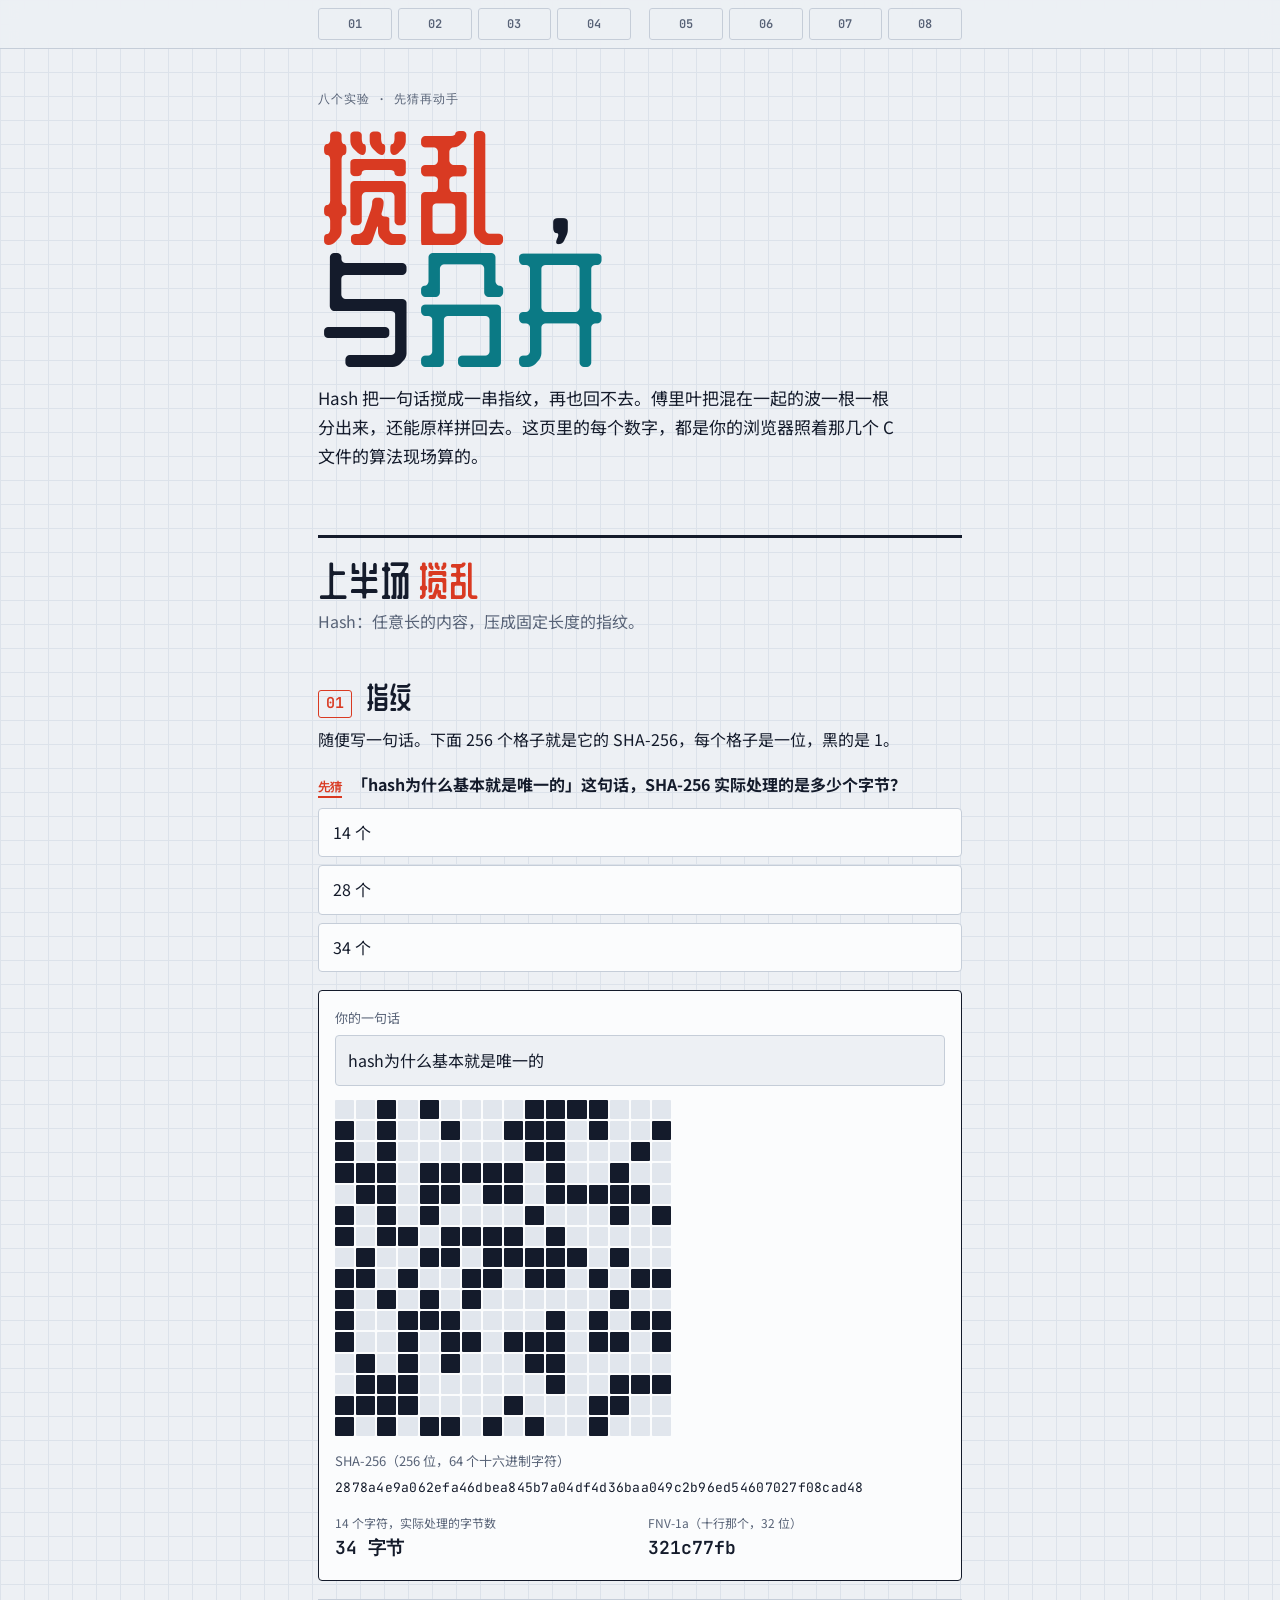
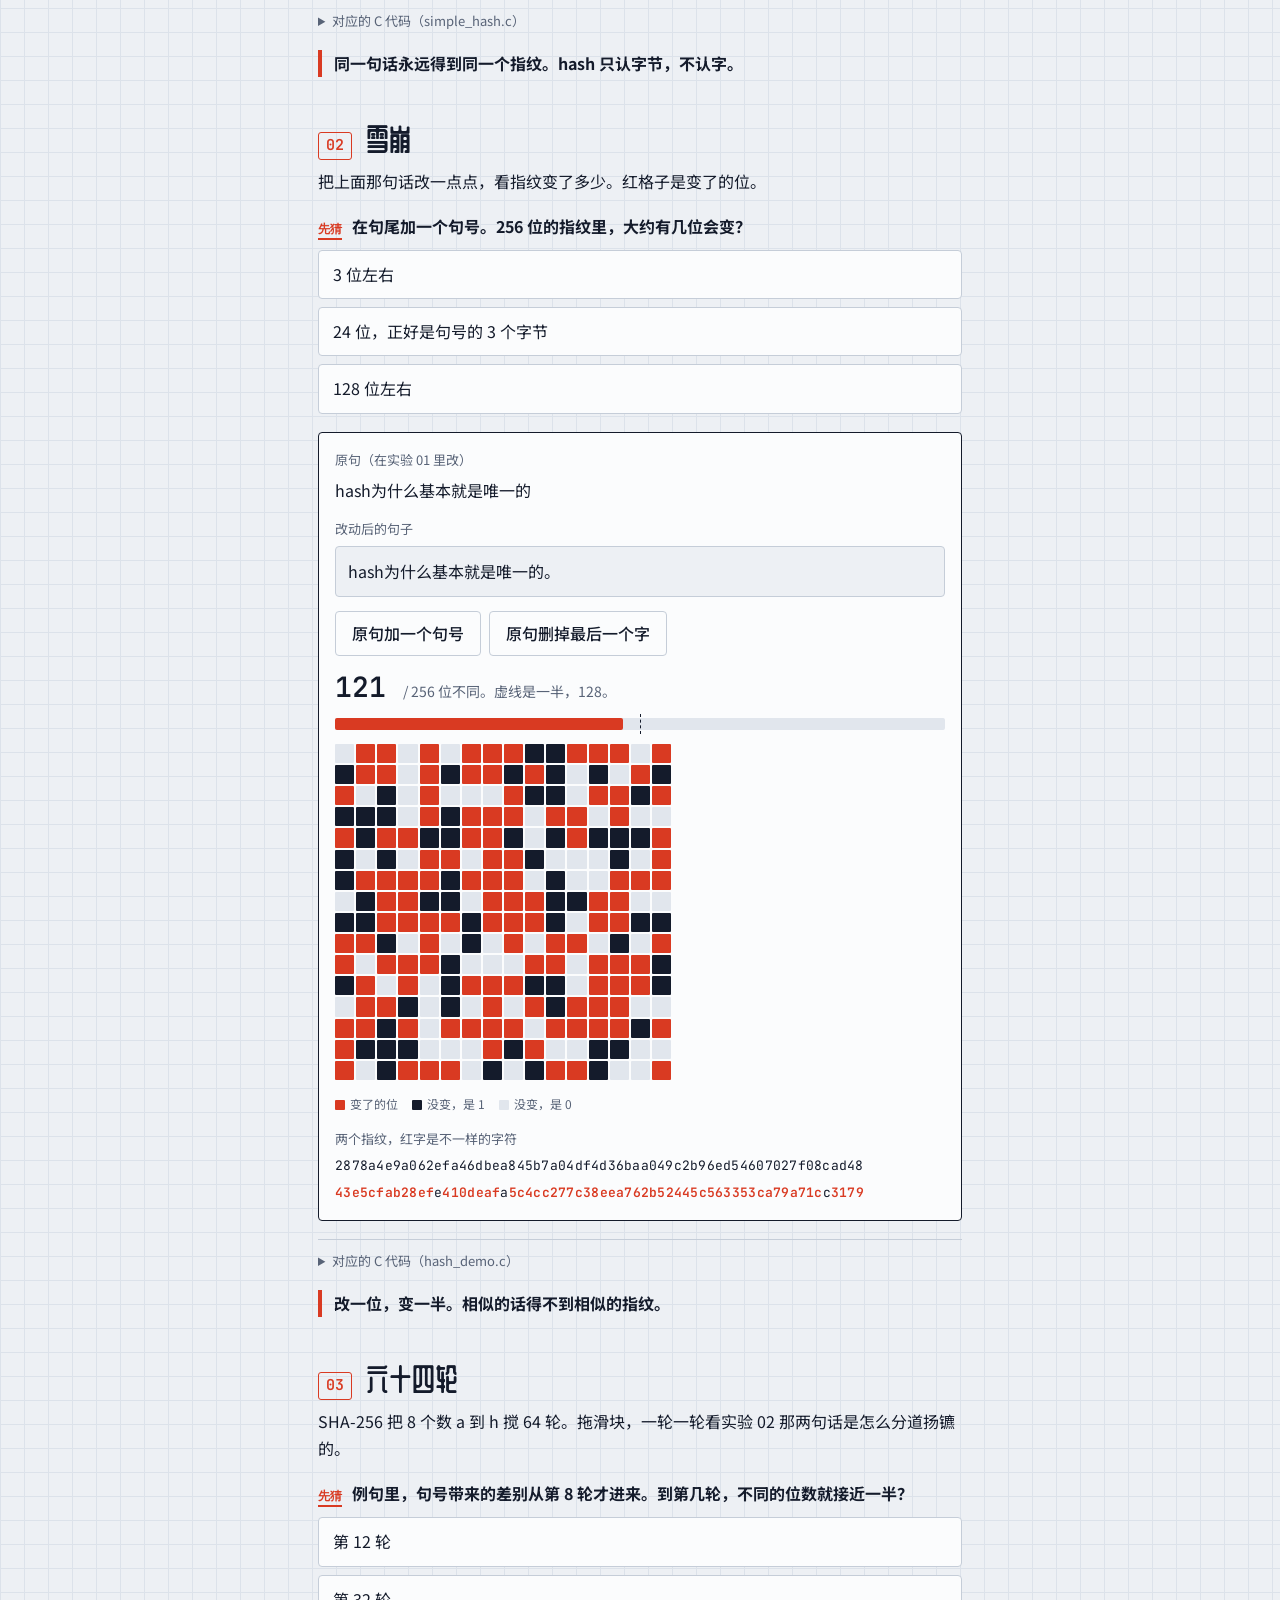
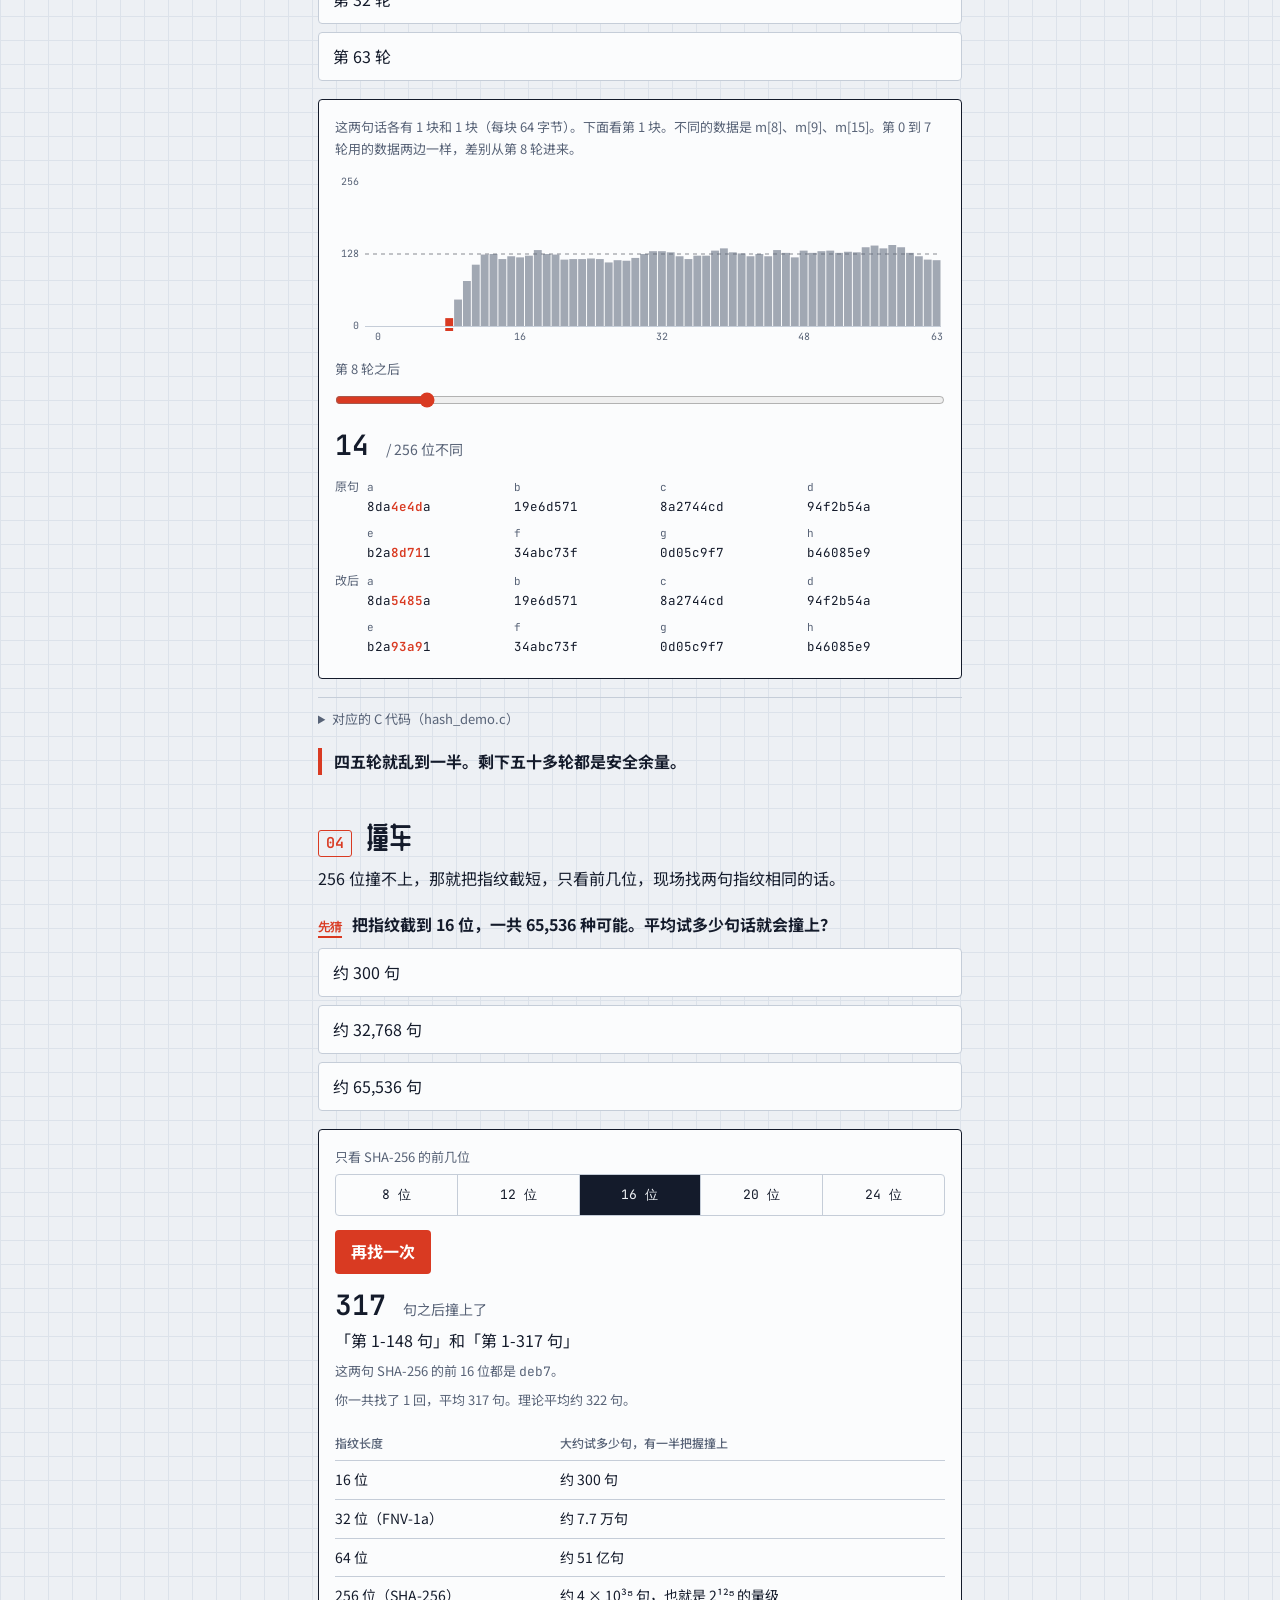
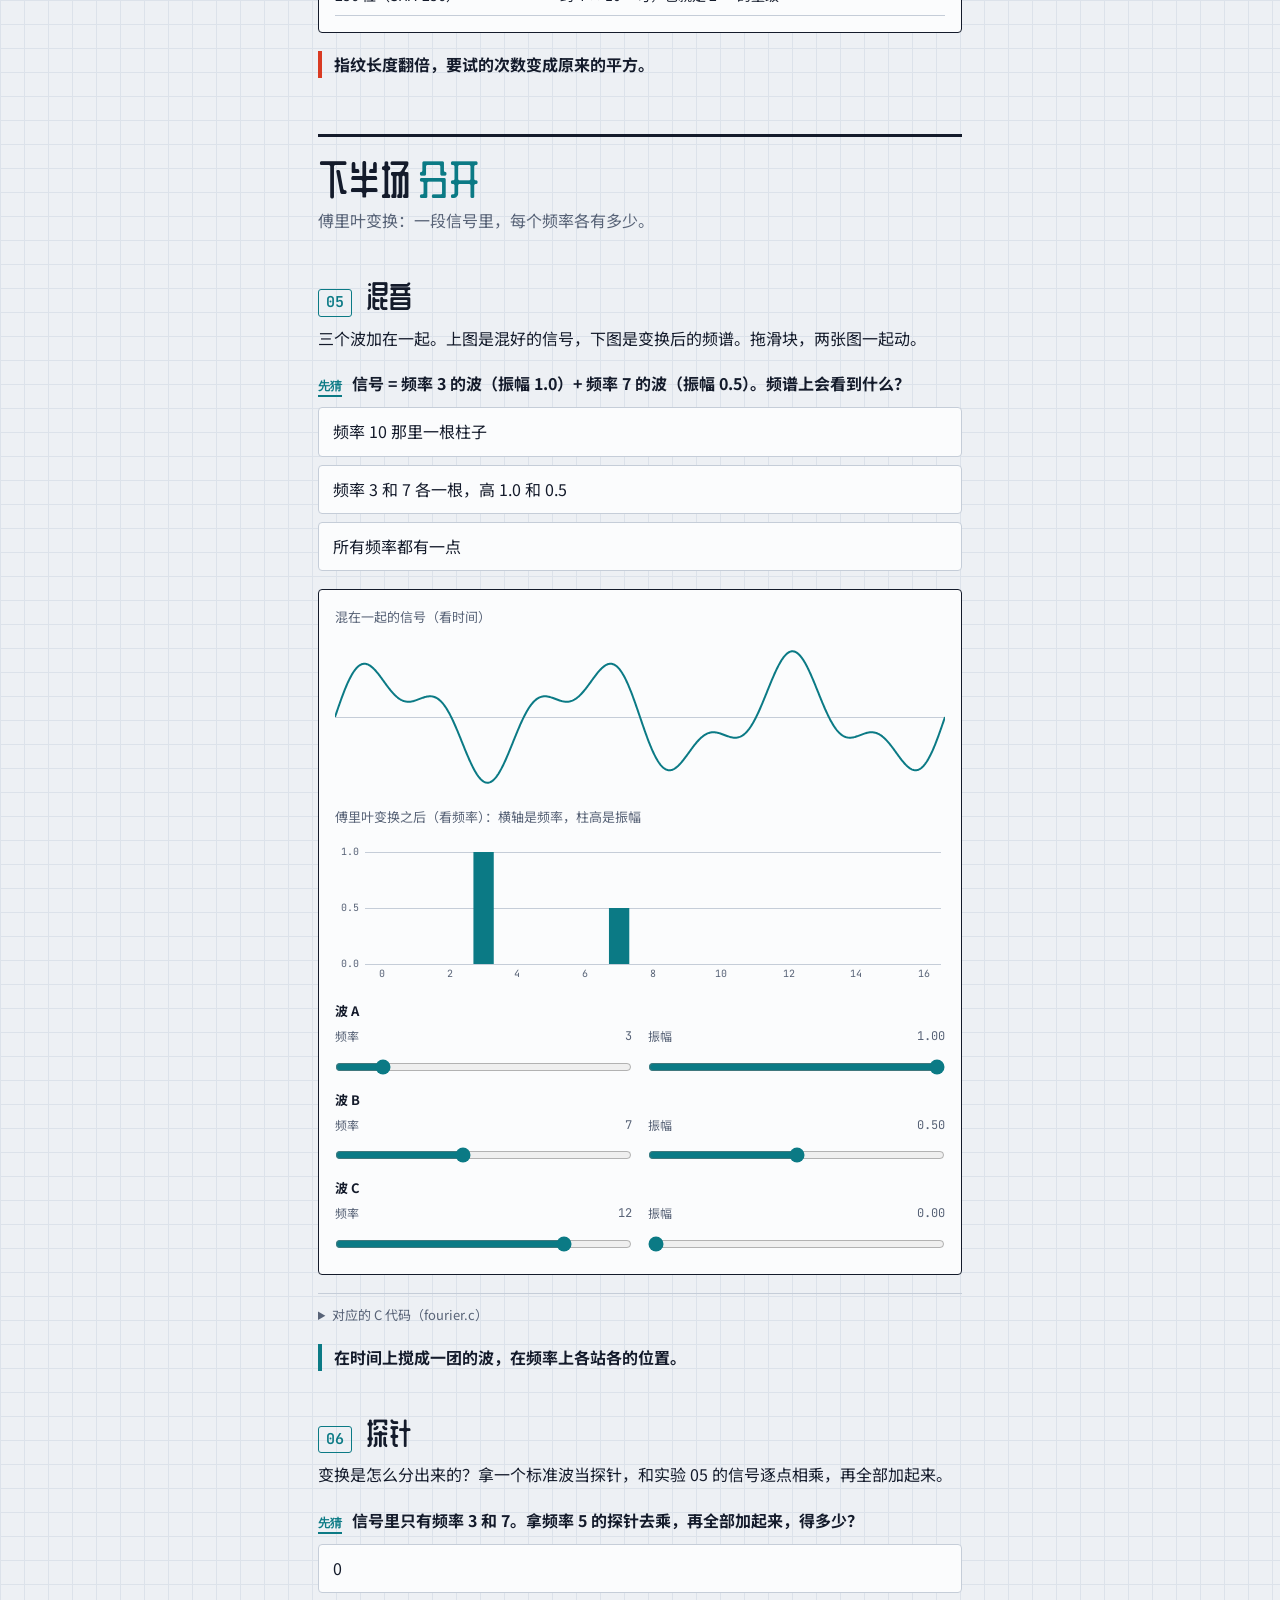
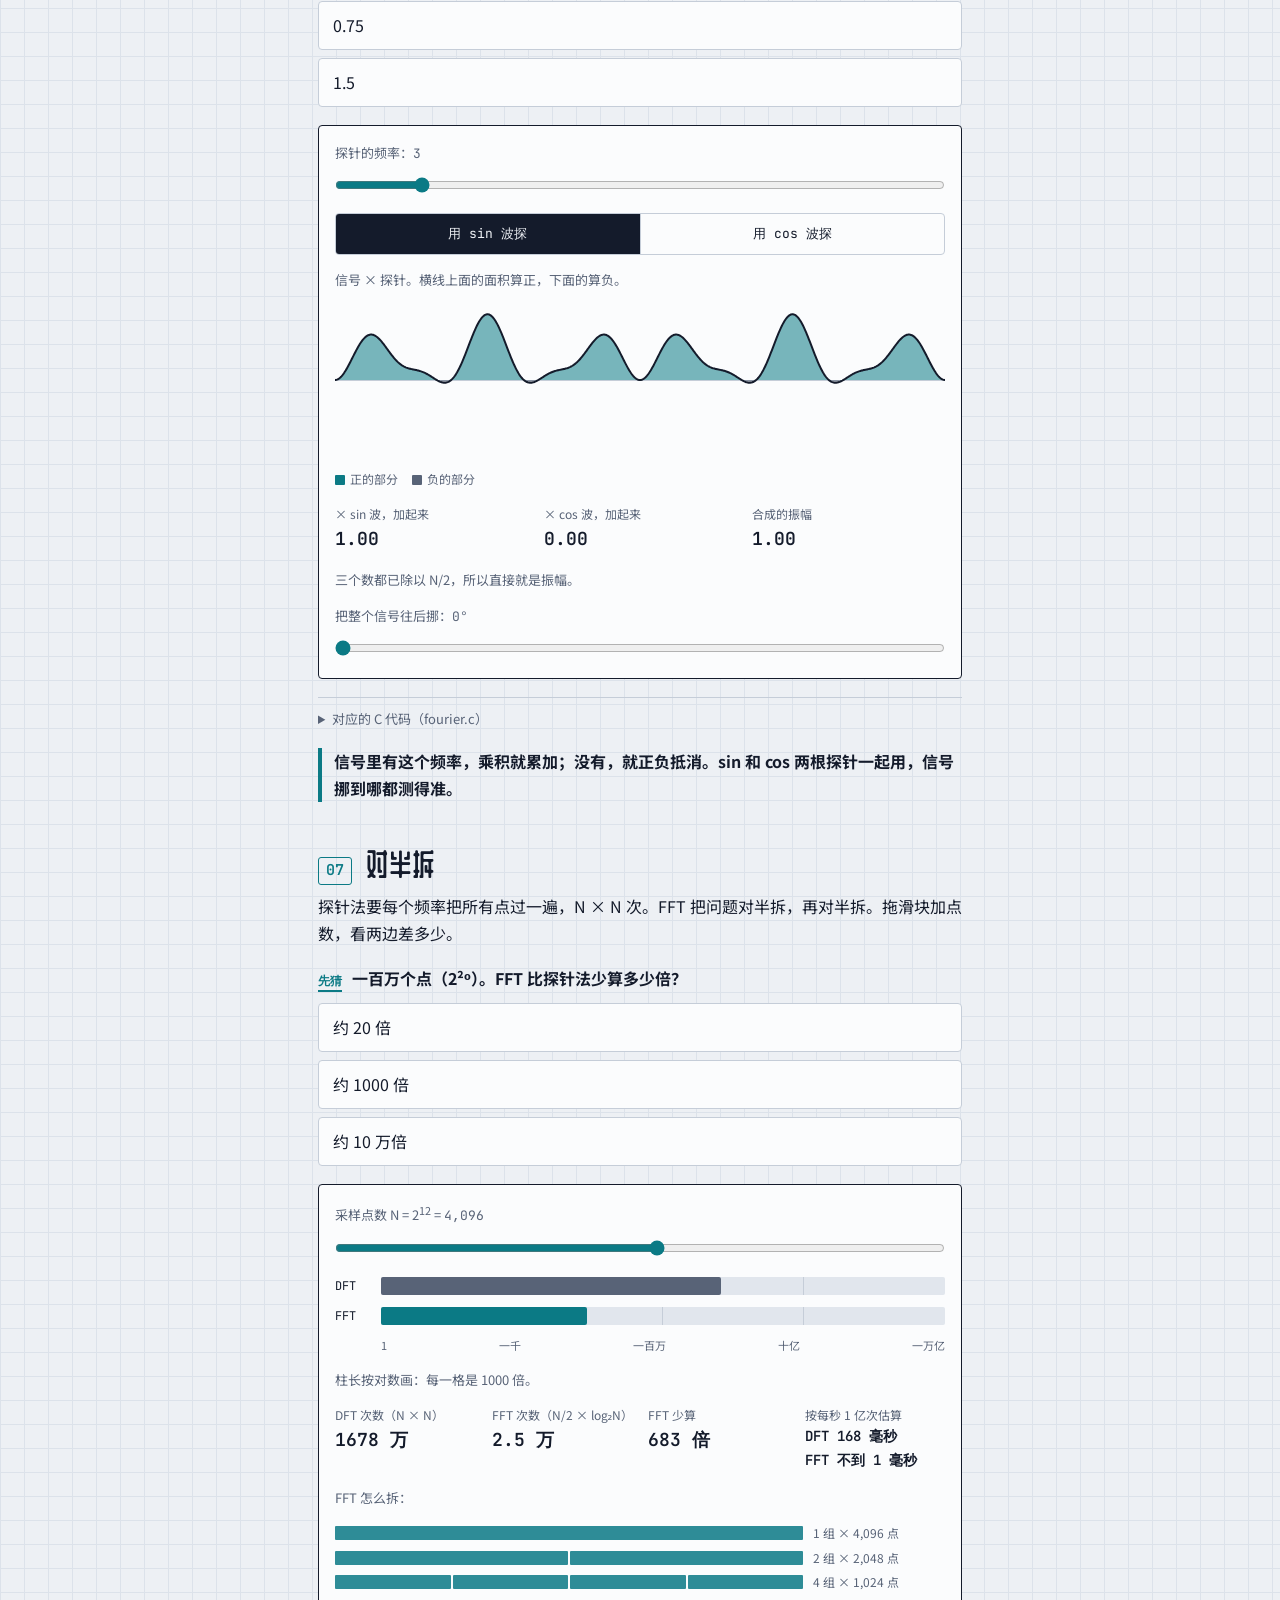
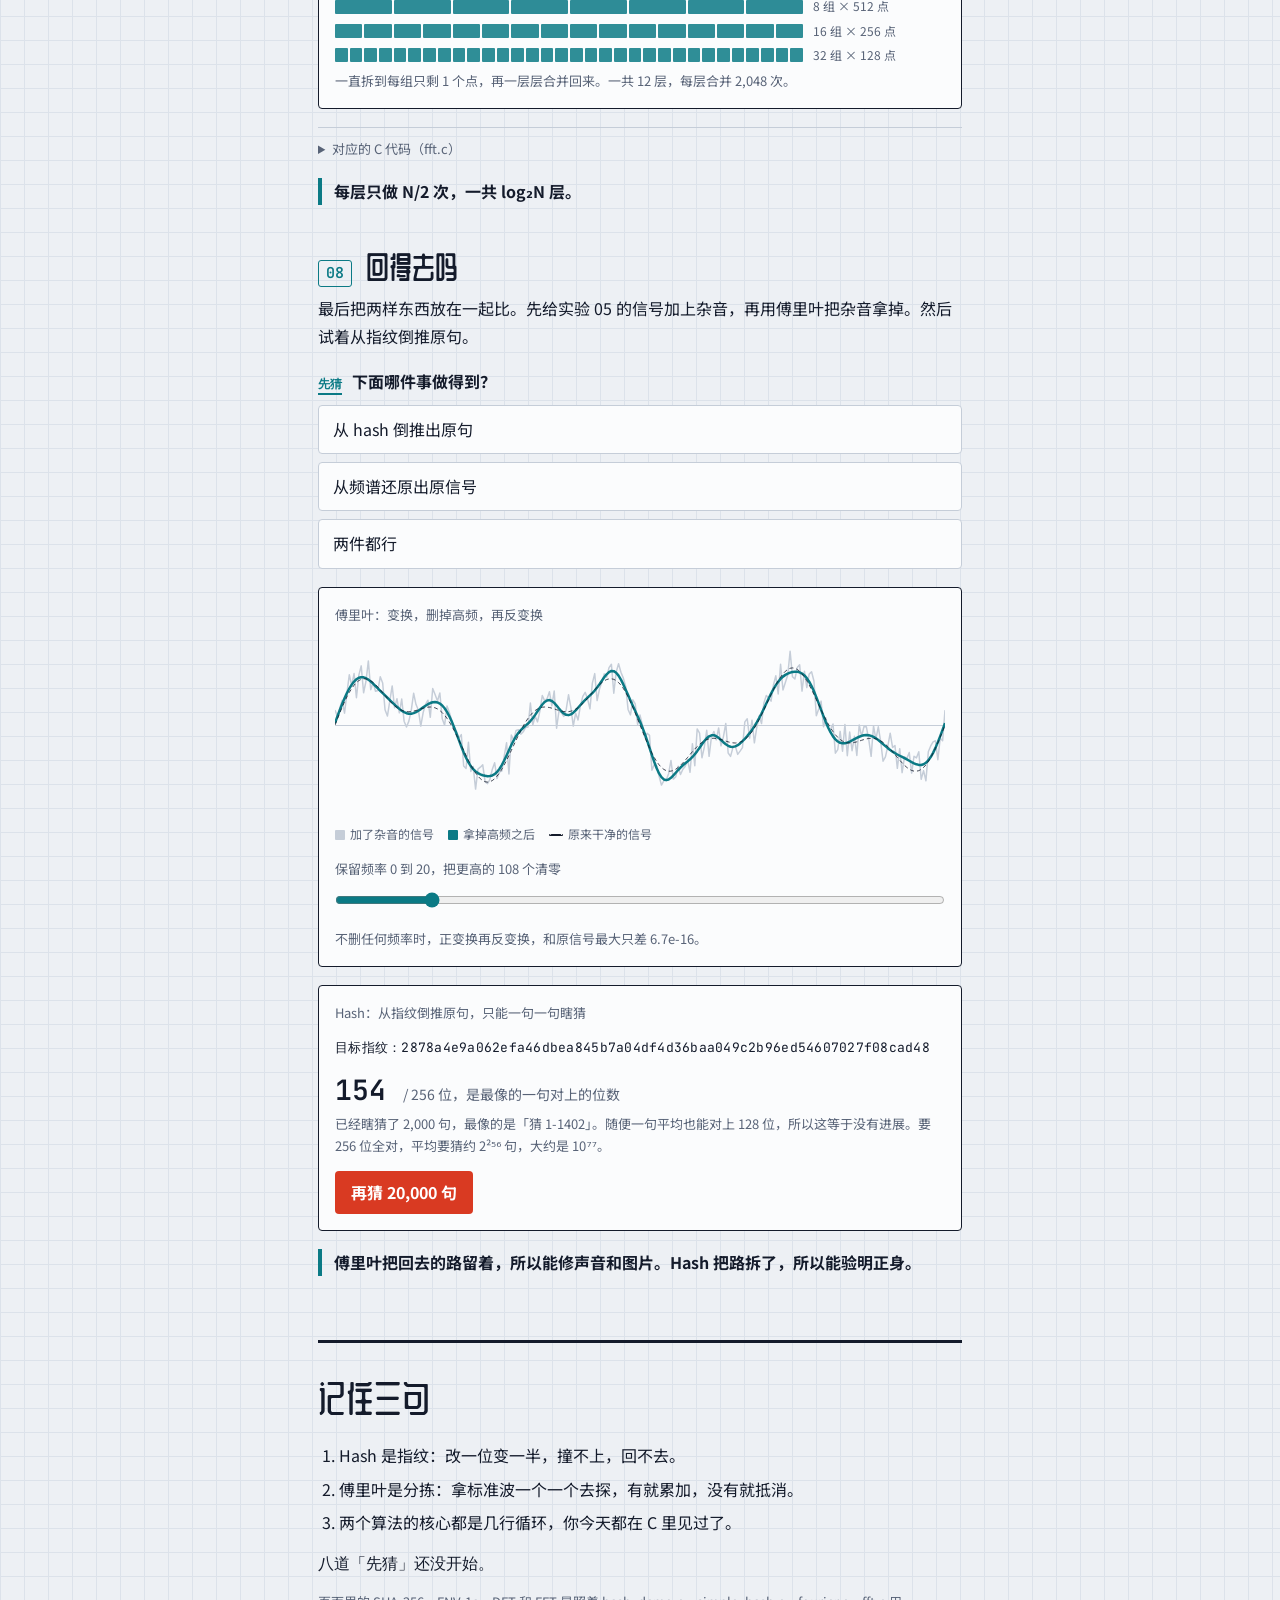
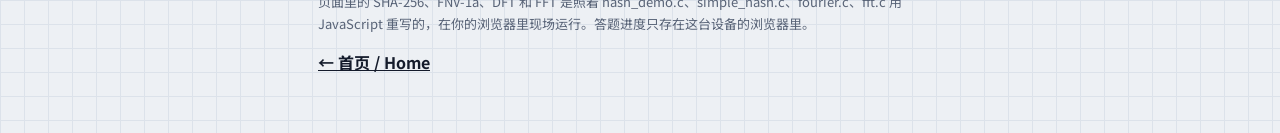
<file: learning/hash-fourier/course/index.html>
<!DOCTYPE html>
<html lang="zh-CN">
<head>
<meta charset="utf-8">
<meta name="viewport" content="width=device-width, initial-scale=1">
<title>Hash 与傅里叶互动课</title>
<link rel="preconnect" href="https://fonts.googleapis.com">
<link rel="preconnect" href="https://fonts.gstatic.com" crossorigin>
<link href="https://fonts.googleapis.com/css2?family=JetBrains+Mono:wght@400;600&family=Noto+Sans+SC:wght@400;500;700&family=ZCOOL+QingKe+HuangYou&display=swap" rel="stylesheet">
<style>
/* 布局：单列长卷，像一本实验记录。底是示波器的刻度纸。
   上半场用朱红（被搅乱的位），下半场用青色（被分开的波），其余全是墨色。 */
:root {
  --paper: #EDF0F4;
  --grid: #DCE2EA;
  --card: #FBFCFD;
  --ink: #141B2B;
  --muted: #586377;
  --line: #C5CDD8;
  --off: #E1E6ED;
  --flip: #D93A22;
  --wave: #0B7A85;
  --ok: #1F7F52;
  --f-display: "ZCOOL QingKe HuangYou", "PingFang SC", "Microsoft YaHei", sans-serif;
  --f-body: "Noto Sans SC", "PingFang SC", "Microsoft YaHei", system-ui, sans-serif;
  --f-mono: "JetBrains Mono", ui-monospace, "SF Mono", Menlo, Consolas, monospace;
  color-scheme: light;
}
@media (prefers-color-scheme: dark) {
  :root:not([data-theme="light"]) {
    --paper: #0C111D; --grid: #151C2C; --card: #141B2B; --ink: #E7ECF5;
    --muted: #95A1B8; --line: #2B3650; --off: #1F2940;
    --flip: #FF6A48; --wave: #42C4CE; --ok: #4CC38A;
    color-scheme: dark;
  }
}
:root[data-theme="dark"] {
  --paper: #0C111D; --grid: #151C2C; --card: #141B2B; --ink: #E7ECF5;
  --muted: #95A1B8; --line: #2B3650; --off: #1F2940;
  --flip: #FF6A48; --wave: #42C4CE; --ok: #4CC38A;
  color-scheme: dark;
}

* { box-sizing: border-box; }
html { -webkit-text-size-adjust: 100%; }
body {
  margin: 0;
  background-color: var(--paper);
  background-image:
    linear-gradient(var(--grid) 1px, transparent 1px),
    linear-gradient(90deg, var(--grid) 1px, transparent 1px);
  background-size: 24px 24px;
  color: var(--ink);
  font-family: var(--f-body);
  font-size: 16px;
  line-height: 1.7;
}
.wrap { max-width: 680px; margin: 0 auto; padding: 0 18px; }
h1, h2, h3 { font-family: var(--f-display); font-weight: 400; text-wrap: balance; margin: 0; }
p { margin: 0; }
button, input { font: inherit; color: inherit; }
:focus-visible { outline: 2px solid var(--ink); outline-offset: 2px; }
.num { font-family: var(--f-mono); font-variant-numeric: tabular-nums; }

/* 顶部进度条 */
.nav {
  position: sticky; top: 0; z-index: 5;
  background: color-mix(in srgb, var(--paper) 90%, transparent);
  -webkit-backdrop-filter: blur(8px); backdrop-filter: blur(8px);
  border-bottom: 1px solid var(--line);
}
.nav .wrap { display: flex; gap: 6px; padding-top: 8px; padding-bottom: 8px; }
.nav button {
  flex: 1; min-width: 0; height: 32px; padding: 0;
  font-family: var(--f-mono); font-size: 12px; font-weight: 600;
  background: transparent; color: var(--muted);
  border: 1.5px solid var(--line); border-radius: 3px; cursor: pointer;
}
.nav button[data-part="hash"].done { background: var(--flip); border-color: var(--flip); color: #fff; }
.nav button[data-part="wave"].done { background: var(--wave); border-color: var(--wave); color: #fff; }
.nav .gap { flex: 0 0 6px; }

/* 开头 */
.top { padding: 40px 0 8px; display: flex; flex-direction: column; gap: 16px; }
.eyebrow { font-family: var(--f-mono); font-size: 12px; letter-spacing: .08em; color: var(--muted); }
h1 { font-size: clamp(64px, 21vw, 124px); line-height: .98; letter-spacing: .02em; }
h1 .a { color: var(--flip); }
h1 .b { color: var(--wave); }
.lead { max-width: 34em; font-size: 17px; }

/* 上下半场 */
.part { margin-top: 56px; padding-top: 20px; border-top: 3px solid var(--ink); display: flex; flex-direction: column; gap: 6px; }
.part h2 { font-size: 40px; line-height: 1.1; }
.part[data-part="hash"] h2 span { color: var(--flip); }
.part[data-part="wave"] h2 span { color: var(--wave); }
.part p { color: var(--muted); }

/* 实验 */
.lab { --part: var(--flip); margin-top: 44px; scroll-margin-top: 64px; display: flex; flex-direction: column; gap: 18px; }
.lab[data-part="wave"] { --part: var(--wave); }
.lab-head { display: grid; grid-template-columns: auto 1fr; column-gap: 14px; align-items: baseline; }
.lab-no { font-family: var(--f-mono); font-weight: 600; font-size: 15px; color: var(--part); border: 1.5px solid var(--part); border-radius: 3px; padding: 0 7px; }
.lab-head h3 { font-size: 30px; line-height: 1.2; }
.idea { grid-column: 1 / -1; margin-top: 8px; }

/* 先猜 */
.quiz { display: flex; flex-direction: column; gap: 10px; }
.quiz .q { font-weight: 700; }
.quiz .q::before { content: "先猜"; font-family: var(--f-mono); font-size: 12px; font-weight: 600; color: var(--part); border-bottom: 2px solid var(--part); margin-right: 10px; padding-bottom: 1px; }
.opts { display: flex; flex-direction: column; gap: 8px; }
.opts button {
  text-align: left; min-height: 46px; padding: 10px 14px;
  background: var(--card); border: 1.5px solid var(--line); border-radius: 4px; cursor: pointer;
}
.opts button:not(:disabled):hover { border-color: var(--ink); }
.opts button:disabled { cursor: default; }
.opts button.right { border-color: var(--ok); box-shadow: inset 4px 0 0 var(--ok); font-weight: 700; }
.opts button.right::after { content: "  ✓"; color: var(--ok); }
.opts button.wrong { color: var(--muted); text-decoration: line-through; }
.explain { font-size: 15px; color: var(--muted); border-left: 2px solid var(--line); padding-left: 12px; }
.explain[hidden] { display: none; }

/* 实验台 */
.bench {
  background: var(--card); border: 1.5px solid var(--ink); border-radius: 4px;
  padding: 16px; display: flex; flex-direction: column; gap: 14px;
}
.field { display: flex; flex-direction: column; gap: 6px; }
.field label, .cap { font-size: 13px; color: var(--muted); }
input[type="text"] {
  width: 100%; padding: 11px 12px; font-size: 16px;
  background: var(--paper); border: 1.5px solid var(--line); border-radius: 4px;
}
input[type="text"]:focus { border-color: var(--ink); outline: none; }
input[type="range"] { width: 100%; accent-color: var(--part); margin: 0; height: 28px; }
.row { display: flex; flex-wrap: wrap; gap: 8px; align-items: center; }
.btn {
  min-height: 42px; padding: 8px 16px; cursor: pointer;
  background: var(--part); color: #fff; border: 0; border-radius: 4px; font-weight: 700;
}
.btn.ghost { background: transparent; color: var(--ink); border: 1.5px solid var(--line); font-weight: 500; }
.seg { display: flex; border: 1.5px solid var(--line); border-radius: 4px; overflow: hidden; }
.seg button { flex: 1; min-height: 40px; padding: 6px 4px; white-space: nowrap; background: transparent; border: 0; border-left: 1.5px solid var(--line); cursor: pointer; font-family: var(--f-mono); font-size: 13px; }
.seg button:first-child { border-left: 0; }
.seg button.on { background: var(--ink); color: var(--paper); }

.readout { display: grid; grid-template-columns: repeat(auto-fit, minmax(130px, 1fr)); gap: 10px 16px; }
.readout div { display: flex; flex-direction: column; }
.readout .k { font-size: 12px; color: var(--muted); }
.readout .v { font-family: var(--f-mono); font-size: 18px; font-weight: 600; font-variant-numeric: tabular-nums; overflow-wrap: anywhere; }
.hex { font-family: var(--f-mono); font-size: 13px; line-height: 1.6; word-break: break-all; letter-spacing: .02em; }
.hex b { color: var(--flip); font-weight: 600; }
.big { font-family: var(--f-mono); font-weight: 600; font-size: 28px; font-variant-numeric: tabular-nums; line-height: 1.2; }
.big small { font-family: var(--f-body); font-weight: 400; font-size: 14px; color: var(--muted); }

/* 256 位的格子 */
.bits { display: grid; grid-template-columns: repeat(16, 1fr); gap: 2px; width: 100%; max-width: 336px; }
.bits i { aspect-ratio: 1; background: var(--off); border-radius: 1px; transition: background-color .25s; }
.bits i.on { background: var(--ink); }
.bits i.df { background: var(--flip); }
.legend { display: flex; flex-wrap: wrap; gap: 4px 14px; font-size: 12px; color: var(--muted); }
.legend span::before { content: ""; display: inline-block; width: 10px; height: 10px; margin-right: 5px; border-radius: 1px; background: var(--sw, var(--off)); vertical-align: -1px; }
.legend .dash::before { height: 0; border-top: 2px dashed var(--sw); background: none; vertical-align: 3px; width: 14px; }

.meter { position: relative; height: 12px; background: var(--off); border-radius: 2px; }
.meter i { position: absolute; left: 0; top: 0; bottom: 0; background: var(--flip); border-radius: 2px; transition: width .25s; }
.meter::after { content: ""; position: absolute; left: 50%; top: -4px; bottom: -4px; border-left: 1.5px dashed var(--ink); }

canvas { display: block; width: 100%; }
.words { display: grid; grid-template-columns: auto repeat(4, 1fr); gap: 2px 8px; font-family: var(--f-mono); font-size: 12.5px; align-items: baseline; }
.words .who { font-family: var(--f-body); color: var(--muted); font-size: 12px; grid-row: span 2; }
.words b { color: var(--flip); font-weight: 600; }
.words i { display: block; font-style: normal; font-size: 11px; color: var(--muted); }
.words > span:not(.who) { padding-bottom: 4px; }

table { border-collapse: collapse; width: 100%; font-size: 14px; }
th, td { text-align: left; padding: 7px 8px 7px 0; border-bottom: 1px solid var(--line); font-variant-numeric: tabular-nums; }
th { font-weight: 500; color: var(--muted); font-size: 12px; }

.sliders { display: grid; grid-template-columns: 1fr 1fr; gap: 4px 16px; }
.sliders .name { grid-column: 1 / -1; font-size: 13px; font-weight: 700; margin-top: 4px; }
.sliders label { font-size: 12px; color: var(--muted); display: flex; justify-content: space-between; }

.logbars { display: flex; flex-direction: column; gap: 10px; }
.logbar { display: grid; grid-template-columns: 38px 1fr; gap: 8px; align-items: center; font-family: var(--f-mono); font-size: 12px; }
.logbar .track { position: relative; height: 18px; background:
  linear-gradient(90deg, transparent calc(25% - 1px), var(--line) calc(25% - 1px), var(--line) 25%, transparent 25%,
  transparent calc(50% - 1px), var(--line) calc(50% - 1px), var(--line) 50%, transparent 50%,
  transparent calc(75% - 1px), var(--line) calc(75% - 1px), var(--line) 75%, transparent 75%), var(--off); border-radius: 2px; }
.logbar .track i { position: absolute; left: 0; top: 0; bottom: 0; border-radius: 2px; transition: width .2s; }
.logaxis { display: grid; grid-template-columns: 38px 1fr; gap: 8px; font-size: 11px; color: var(--muted); }
.logaxis div { display: flex; justify-content: space-between; }
.halves { display: flex; flex-direction: column; gap: 4px; }
.halves .hrow { display: grid; grid-template-columns: 1fr 132px; gap: 10px; align-items: center; font-size: 12px; color: var(--muted); font-variant-numeric: tabular-nums; }
.halves .blocks { display: flex; gap: 2px; height: 14px; }
.halves .blocks i { flex: 1; background: var(--wave); border-radius: 1px; opacity: .85; }

details.code { border-top: 1px solid var(--line); padding-top: 10px; }
details.code summary { cursor: pointer; font-size: 13px; color: var(--muted); }
pre { margin: 10px 0 0; padding: 12px; overflow-x: auto; background: var(--card); border: 1px solid var(--line); border-radius: 4px; font-family: var(--f-mono); font-size: 12.5px; line-height: 1.55; }
.take { font-weight: 700; padding-left: 12px; border-left: 4px solid var(--part); }

.end { margin: 64px 0 0; padding: 24px 0 56px; border-top: 3px solid var(--ink); display: flex; flex-direction: column; gap: 14px; }
.end h2 { font-size: 36px; }
.end ol { margin: 0; padding-left: 1.3em; display: flex; flex-direction: column; gap: 6px; }
.end .fine { font-size: 13px; color: var(--muted); }

@media (prefers-reduced-motion: reduce) { * { transition: none !important; } }
</style>
</head>
<body>

<nav class="nav" aria-label="实验进度"><div class="wrap" id="nav"></div></nav>

<main class="wrap">

<header class="top">
  <div class="eyebrow">八个实验 · 先猜再动手</div>
  <h1><span class="a">搅乱</span>，<br>与<span class="b">分开</span></h1>
  <p class="lead">Hash 把一句话搅成一串指纹，再也回不去。傅里叶把混在一起的波一根一根分出来，还能原样拼回去。这页里的每个数字，都是你的浏览器照着那几个 C 文件的算法现场算的。</p>
</header>

<!-- ============ 上半场 ============ -->
<div class="part" data-part="hash">
  <h2>上半场 <span>搅乱</span></h2>
  <p>Hash：任意长的内容，压成固定长度的指纹。</p>
</div>

<section class="lab" id="lab-1" data-part="hash">
  <div class="lab-head"><span class="lab-no">01</span><h3>指纹</h3>
    <p class="idea">随便写一句话。下面 256 个格子就是它的 SHA-256，每个格子是一位，黑的是 1。</p></div>
  <div class="quiz" data-quiz="1"></div>
  <div class="bench">
    <div class="field"><label for="s1">你的一句话</label><input type="text" id="s1" autocomplete="off" spellcheck="false"></div>
    <div class="bits" id="grid1" aria-hidden="true"></div>
    <div class="field"><span class="cap">SHA-256（256 位，64 个十六进制字符）</span><div class="hex" id="sha1"></div></div>
    <div class="readout">
      <div><span class="k" id="bytesK">实际处理的字节数</span><span class="v" id="bytes1"></span></div>
      <div><span class="k">FNV-1a（十行那个，32 位）</span><span class="v" id="fnv1"></span></div>
    </div>
  </div>
  <details class="code"><summary>对应的 C 代码（simple_hash.c）</summary>
<pre>unsigned int hash(const char *s) {
    unsigned int h = 2166136261u;   // 起点
    while (*s) {
        h ^= (unsigned char)*s++;   // 混入一个字节
        h *= 16777619u;             // 乘质数搅散
    }
    return h;
}</pre></details>
  <p class="take">同一句话永远得到同一个指纹。hash 只认字节，不认字。</p>
</section>

<section class="lab" id="lab-2" data-part="hash">
  <div class="lab-head"><span class="lab-no">02</span><h3>雪崩</h3>
    <p class="idea">把上面那句话改一点点，看指纹变了多少。红格子是变了的位。</p></div>
  <div class="quiz" data-quiz="2"></div>
  <div class="bench">
    <div class="field"><span class="cap">原句（在实验 01 里改）</span><div id="s1echo"></div></div>
    <div class="field"><label for="s2">改动后的句子</label><input type="text" id="s2" autocomplete="off" spellcheck="false"></div>
    <div class="row">
      <button class="btn ghost" id="btnDot" type="button">原句加一个句号</button>
      <button class="btn ghost" id="btnCut" type="button">原句删掉最后一个字</button>
    </div>
    <div class="big"><span id="diffCount"></span> <small>/ 256 位不同。虚线是一半，128。</small></div>
    <div class="meter"><i id="diffBar"></i></div>
    <div class="bits" id="grid2" aria-hidden="true"></div>
    <div class="legend"><span style="--sw:var(--flip)">变了的位</span><span style="--sw:var(--ink)">没变，是 1</span><span>没变，是 0</span></div>
    <div class="field"><span class="cap">两个指纹，红字是不一样的字符</span><div class="hex" id="hexA"></div><div class="hex" id="hexB"></div></div>
  </div>
  <details class="code"><summary>对应的 C 代码（hash_demo.c）</summary>
<pre>static int pop32(u32 x) {            // 数有几个 1
    int n = 0;
    while (x) { n += x &amp; 1; x &gt;&gt;= 1; }
    return n;
}
// 两个 hash 异或，1 的个数就是不同的位数
n += pop32((u32)(a[i] ^ b[i]));</pre></details>
  <p class="take">改一位，变一半。相似的话得不到相似的指纹。</p>
</section>

<section class="lab" id="lab-3" data-part="hash">
  <div class="lab-head"><span class="lab-no">03</span><h3>六十四轮</h3>
    <p class="idea">SHA-256 把 8 个数 a 到 h 搅 64 轮。拖滑块，一轮一轮看实验 02 那两句话是怎么分道扬镳的。</p></div>
  <div class="quiz" data-quiz="3"></div>
  <div class="bench">
    <p class="cap" id="roundNote"></p>
    <canvas id="cvRounds" style="height:170px" role="img" aria-label="每一轮之后 a 到 h 有多少位不同"></canvas>
    <div class="field"><label for="round"><span id="roundLabel"></span></label><input type="range" id="round" min="0" max="64" step="1"></div>
    <div class="big"><span id="roundDiff"></span> <small>/ 256 位不同</small></div>
    <div class="words" id="words"></div>
  </div>
  <details class="code"><summary>对应的 C 代码（hash_demo.c）</summary>
<pre>for (i = 0; i &lt; 64; i++) {
    t1 = h + EP1(e) + CH(e,f,g) + K[i] + m[i];
    t2 = EP0(a) + MAJ(a,b,c);
    h = g; g = f; f = e; e = d + t1;   // 整体往后挪一格
    d = c; c = b; b = a; a = t1 + t2;  // 新值从 a 和 e 进去
}</pre></details>
  <p class="take">四五轮就乱到一半。剩下五十多轮都是安全余量。</p>
</section>

<section class="lab" id="lab-4" data-part="hash">
  <div class="lab-head"><span class="lab-no">04</span><h3>撞车</h3>
    <p class="idea">256 位撞不上，那就把指纹截短，只看前几位，现场找两句指纹相同的话。</p></div>
  <div class="quiz" data-quiz="4"></div>
  <div class="bench">
    <div class="field"><span class="cap">只看 SHA-256 的前几位</span>
      <div class="seg" id="bitsSeg">
        <button type="button" data-bits="8">8 位</button><button type="button" data-bits="12">12 位</button><button type="button" data-bits="16">16 位</button><button type="button" data-bits="20">20 位</button><button type="button" data-bits="24">24 位</button>
      </div></div>
    <div class="row"><button class="btn" id="btnFind" type="button">再找一次</button></div>
    <div id="colOut" class="field"></div>
    <table>
      <thead><tr><th>指纹长度</th><th>大约试多少句，有一半把握撞上</th></tr></thead>
      <tbody>
        <tr><td>16 位</td><td>约 300 句</td></tr>
        <tr><td>32 位（FNV-1a）</td><td>约 7.7 万句</td></tr>
        <tr><td>64 位</td><td>约 51 亿句</td></tr>
        <tr><td>256 位（SHA-256）</td><td>约 4 × 10³⁸ 句，也就是 2¹²⁸ 的量级</td></tr>
      </tbody>
    </table>
  </div>
  <p class="take">指纹长度翻倍，要试的次数变成原来的平方。</p>
</section>

<!-- ============ 下半场 ============ -->
<div class="part" data-part="wave">
  <h2>下半场 <span>分开</span></h2>
  <p>傅里叶变换：一段信号里，每个频率各有多少。</p>
</div>

<section class="lab" id="lab-5" data-part="wave">
  <div class="lab-head"><span class="lab-no">05</span><h3>混音</h3>
    <p class="idea">三个波加在一起。上图是混好的信号，下图是变换后的频谱。拖滑块，两张图一起动。</p></div>
  <div class="quiz" data-quiz="5"></div>
  <div class="bench">
    <span class="cap">混在一起的信号（看时间）</span>
    <canvas id="cvWave" style="height:150px" role="img" aria-label="混合后的波形"></canvas>
    <span class="cap">傅里叶变换之后（看频率）：横轴是频率，柱高是振幅</span>
    <canvas id="cvSpec" style="height:140px" role="img" aria-label="频谱"></canvas>
    <div class="sliders" id="mixer"></div>
  </div>
  <details class="code"><summary>对应的 C 代码（fourier.c）</summary>
<pre>// 振幅 = |X[k]| × 2/N
double amp = my_sqrt(re[k]*re[k] + im[k]*im[k]) * 2 / N;</pre></details>
  <p class="take">在时间上搅成一团的波，在频率上各站各的位置。</p>
</section>

<section class="lab" id="lab-6" data-part="wave">
  <div class="lab-head"><span class="lab-no">06</span><h3>探针</h3>
    <p class="idea">变换是怎么分出来的？拿一个标准波当探针，和实验 05 的信号逐点相乘，再全部加起来。</p></div>
  <div class="quiz" data-quiz="6"></div>
  <div class="bench">
    <div class="field"><label for="probe">探针的频率：<span class="num" id="probeVal"></span></label><input type="range" id="probe" min="1" max="16" step="1"></div>
    <div class="seg" id="probeSeg"><button type="button" data-kind="sin">用 sin 波探</button><button type="button" data-kind="cos">用 cos 波探</button></div>
    <span class="cap">信号 × 探针。横线上面的面积算正，下面的算负。</span>
    <canvas id="cvProd" style="height:150px" role="img" aria-label="信号和探针的乘积"></canvas>
    <div class="legend"><span style="--sw:var(--wave)">正的部分</span><span style="--sw:var(--muted)">负的部分</span></div>
    <div class="readout">
      <div><span class="k">× sin 波，加起来</span><span class="v" id="pSin"></span></div>
      <div><span class="k">× cos 波，加起来</span><span class="v" id="pCos"></span></div>
      <div><span class="k">合成的振幅</span><span class="v" id="pAmp"></span></div>
    </div>
    <span class="cap">三个数都已除以 N/2，所以直接就是振幅。</span>
    <div class="field"><label for="phase">把整个信号往后挪：<span class="num" id="phaseVal"></span></label><input type="range" id="phase" min="0" max="360" step="15"></div>
  </div>
  <details class="code"><summary>对应的 C 代码（fourier.c）</summary>
<pre>for (int k = 0; k &lt; N; k++) {        // 每一个频率
    for (int n = 0; n &lt; N; n++) {    // 每一个采样点
        re[k] += x[n] * my_cos(a);   // 和 cos 波的相似度
        im[k] -= x[n] * my_sin(a);   // 和 sin 波的相似度
    }
}</pre></details>
  <p class="take">信号里有这个频率，乘积就累加；没有，就正负抵消。sin 和 cos 两根探针一起用，信号挪到哪都测得准。</p>
</section>

<section class="lab" id="lab-7" data-part="wave">
  <div class="lab-head"><span class="lab-no">07</span><h3>对半拆</h3>
    <p class="idea">探针法要每个频率把所有点过一遍，N × N 次。FFT 把问题对半拆，再对半拆。拖滑块加点数，看两边差多少。</p></div>
  <div class="quiz" data-quiz="7"></div>
  <div class="bench">
    <div class="field"><label for="pexp">采样点数 N = 2<sup id="pexpVal"></sup> = <span class="num" id="cN"></span></label><input type="range" id="pexp" min="3" max="20" step="1"></div>
    <div class="logbars">
      <div class="logbar"><span>DFT</span><div class="track"><i id="barD" style="background:var(--muted)"></i></div></div>
      <div class="logbar"><span>FFT</span><div class="track"><i id="barF" style="background:var(--wave)"></i></div></div>
      <div class="logaxis"><span></span><div><span>1</span><span>一千</span><span>一百万</span><span>十亿</span><span>一万亿</span></div></div>
    </div>
    <span class="cap">柱长按对数画：每一格是 1000 倍。</span>
    <div class="readout">
      <div><span class="k">DFT 次数（N × N）</span><span class="v" id="cD"></span></div>
      <div><span class="k">FFT 次数（N/2 × log₂N）</span><span class="v" id="cF"></span></div>
      <div><span class="k">FFT 少算</span><span class="v" id="cR"></span></div>
      <div><span class="k">按每秒 1 亿次估算</span><span class="v" id="cT" style="font-size:14px"></span></div>
    </div>
    <span class="cap">FFT 怎么拆：</span>
    <div class="halves" id="halves"></div>
  </div>
  <details class="code"><summary>对应的 C 代码（fft.c）</summary>
<pre>fft(er, ei, h);                      // 偶数位那一半
fft(odr, odi, h);                    // 奇数位那一半
for (int k = 0; k &lt; h; k++) {
    // t = w × 奇[k]：算一次，用两次
    re[k]     = er[k] + tr;
    re[k + h] = er[k] - tr;
}</pre></details>
  <p class="take">每层只做 N/2 次，一共 log₂N 层。</p>
</section>

<section class="lab" id="lab-8" data-part="wave">
  <div class="lab-head"><span class="lab-no">08</span><h3>回得去吗</h3>
    <p class="idea">最后把两样东西放在一起比。先给实验 05 的信号加上杂音，再用傅里叶把杂音拿掉。然后试着从指纹倒推原句。</p></div>
  <div class="quiz" data-quiz="8"></div>
  <div class="bench">
    <span class="cap">傅里叶：变换，删掉高频，再反变换</span>
    <canvas id="cvDen" style="height:170px" role="img" aria-label="降噪前后的波形"></canvas>
    <div class="legend"><span style="--sw:var(--line)">加了杂音的信号</span><span style="--sw:var(--wave)">拿掉高频之后</span><span class="dash" style="--sw:var(--ink)">原来干净的信号</span></div>
    <div class="field"><label for="cut" id="cutLabel"></label><input type="range" id="cut" min="1" max="128" step="1"></div>
    <p class="cap" id="rt"></p>
  </div>
  <div class="bench" style="--part:var(--flip)">
    <span class="cap">Hash：从指纹倒推原句，只能一句一句瞎猜</span>
    <div class="hex" id="target"></div>
    <div id="bruteOut" class="field"></div>
    <div class="row"><button class="btn" id="btnBrute" type="button">再猜 20,000 句</button></div>
  </div>
  <p class="take">傅里叶把回去的路留着，所以能修声音和图片。Hash 把路拆了，所以能验明正身。</p>
</section>

<section class="end">
  <h2>记住三句</h2>
  <ol>
    <li>Hash 是指纹：改一位变一半，撞不上，回不去。</li>
    <li>傅里叶是分拣：拿标准波一个一个去探，有就累加，没有就抵消。</li>
    <li>两个算法的核心都是几行循环，你今天都在 C 里见过了。</li>
  </ol>
  <p class="num" id="score"></p>
  <p class="fine">页面里的 SHA-256、FNV-1a、DFT 和 FFT 是照着 hash_demo.c、simple_hash.c、fourier.c、fft.c 用 JavaScript 重写的，在你的浏览器里现场运行。答题进度只存在这台设备的浏览器里。</p>
</section>

</main>

<script>
/*CORE-START*/
const K256 = new Uint32Array([
  0x428a2f98,0x71374491,0xb5c0fbcf,0xe9b5dba5,0x3956c25b,0x59f111f1,0x923f82a4,0xab1c5ed5,
  0xd807aa98,0x12835b01,0x243185be,0x550c7dc3,0x72be5d74,0x80deb1fe,0x9bdc06a7,0xc19bf174,
  0xe49b69c1,0xefbe4786,0x0fc19dc6,0x240ca1cc,0x2de92c6f,0x4a7484aa,0x5cb0a9dc,0x76f988da,
  0x983e5152,0xa831c66d,0xb00327c8,0xbf597fc7,0xc6e00bf3,0xd5a79147,0x06ca6351,0x14292967,
  0x27b70a85,0x2e1b2138,0x4d2c6dfc,0x53380d13,0x650a7354,0x766a0abb,0x81c2c92e,0x92722c85,
  0xa2bfe8a1,0xa81a664b,0xc24b8b70,0xc76c51a3,0xd192e819,0xd6990624,0xf40e3585,0x106aa070,
  0x19a4c116,0x1e376c08,0x2748774c,0x34b0bcb5,0x391c0cb3,0x4ed8aa4a,0x5b9cca4f,0x682e6ff3,
  0x748f82ee,0x78a5636f,0x84c87814,0x8cc70208,0x90befffa,0xa4506ceb,0xbef9a3f7,0xc67178f2]);

const ENC = new TextEncoder();
function utf8(s) { return ENC.encode(s); }

function fnv1a(bytes) {
  let h = 0x811c9dc5;
  for (let i = 0; i < bytes.length; i++) { h ^= bytes[i]; h = Math.imul(h, 16777619) >>> 0; }
  return h >>> 0;
}

function rotr(x, n) { return (x >>> n) | (x << (32 - n)); }

/* trace = true 时，额外记下每块每一轮的 a..h */
function sha256(bytes, trace) {
  const len = bytes.length;
  const total = Math.ceil((len + 9) / 64) * 64;
  const buf = new Uint8Array(total);
  buf.set(bytes);
  buf[len] = 0x80;
  const dv = new DataView(buf.buffer);
  dv.setUint32(total - 8, Math.floor(len / 0x20000000));
  dv.setUint32(total - 4, (len * 8) >>> 0);
  const st = new Uint32Array([0x6a09e667,0xbb67ae85,0x3c6ef372,0xa54ff53a,0x510e527f,0x9b05688c,0x1f83d9ab,0x5be0cd19]);
  const m = new Uint32Array(64);
  const blocks = [];
  for (let off = 0; off < total; off += 64) {
    for (let i = 0; i < 16; i++) m[i] = dv.getUint32(off + i * 4);
    for (let i = 16; i < 64; i++) {
      const s0 = rotr(m[i-15], 7) ^ rotr(m[i-15], 18) ^ (m[i-15] >>> 3);
      const s1 = rotr(m[i-2], 17) ^ rotr(m[i-2], 19) ^ (m[i-2] >>> 10);
      m[i] = (m[i-16] + s0 + m[i-7] + s1) >>> 0;
    }
    let a = st[0], b = st[1], c = st[2], d = st[3], e = st[4], f = st[5], g = st[6], h = st[7];
    let rec = null;
    if (trace) rec = { m: Array.from(m), rounds: [[a, b, c, d, e, f, g, h]], out: null };
    for (let i = 0; i < 64; i++) {
      const S1 = rotr(e, 6) ^ rotr(e, 11) ^ rotr(e, 25);
      const ch = (e & f) ^ (~e & g);
      const t1 = (h + S1 + ch + K256[i] + m[i]) >>> 0;
      const S0 = rotr(a, 2) ^ rotr(a, 13) ^ rotr(a, 22);
      const maj = (a & b) ^ (a & c) ^ (b & c);
      const t2 = (S0 + maj) >>> 0;
      h = g; g = f; f = e; e = (d + t1) >>> 0;
      d = c; c = b; b = a; a = (t1 + t2) >>> 0;
      if (rec) rec.rounds.push([a, b, c, d, e, f, g, h]);
    }
    st[0] += a; st[1] += b; st[2] += c; st[3] += d; st[4] += e; st[5] += f; st[6] += g; st[7] += h;
    if (rec) { rec.out = Array.from(st); blocks.push(rec); }
  }
  const out = new Uint8Array(32);
  const odv = new DataView(out.buffer);
  for (let i = 0; i < 8; i++) odv.setUint32(i * 4, st[i]);
  return trace ? { hash: out, blocks } : out;
}

function pop32(x) { let n = 0; x >>>= 0; while (x) { n += x & 1; x >>>= 1; } return n; }
function diffBytes(a, b) { let n = 0; for (let i = 0; i < a.length; i++) n += pop32(a[i] ^ b[i]); return n; }
function diffWords(a, b) { let n = 0; for (let i = 0; i < a.length; i++) n += pop32((a[i] ^ b[i]) >>> 0); return n; }
function hexBytes(b) { let s = ''; for (let i = 0; i < b.length; i++) s += b[i].toString(16).padStart(2, '0'); return s; }
function hex8(x) { return (x >>> 0).toString(16).padStart(8, '0'); }

/* 两句话的逐轮对比：找到第一块不一样的，返回每轮的不同位数 */
function compareTrace(tA, tB) {
  const nb = Math.min(tA.blocks.length, tB.blocks.length);
  for (let bi = 0; bi < nb; bi++) {
    const A = tA.blocks[bi], B = tB.blocks[bi];
    const start = diffWords(A.rounds[0], B.rounds[0]);
    const md = [];
    for (let i = 0; i < 16; i++) if (A.m[i] !== B.m[i]) md.push(i);
    if (start === 0 && md.length === 0) continue;
    const diffs = [];
    for (let r = 0; r <= 64; r++) diffs.push(diffWords(A.rounds[r], B.rounds[r]));
    return { bi, start, md, diffs, A, B, nA: tA.blocks.length, nB: tB.blocks.length };
  }
  return null;
}

/* 把 hash 截到前 bits 位，找两句撞车的话 */
function findCollision(bits, salt) {
  const seen = new Map();
  for (let i = 1; ; i++) {
    const s = '第 ' + salt + '-' + i + ' 句';
    const h = sha256(utf8(s));
    const v = (((h[0] << 16) | (h[1] << 8) | h[2]) >>> (24 - bits));
    if (seen.has(v)) return { a: seen.get(v), b: s, tries: i, v };
    seen.set(v, s);
  }
}
function expectedTries(bits) { return Math.sqrt(Math.PI / 2 * Math.pow(2, bits)) + 2 / 3; }

/* 傅里叶 */
function mixAt(parts, phaseDeg, t) {
  const ph = phaseDeg * Math.PI / 180;
  let v = 0;
  for (const p of parts) v += p.a * Math.sin(2 * Math.PI * p.f * t + ph);
  return v;
}
function sampleMix(parts, phaseDeg, N) {
  const x = new Float64Array(N);
  for (let n = 0; n < N; n++) x[n] = mixAt(parts, phaseDeg, n / N);
  return x;
}
function dft(x) {
  const N = x.length, re = new Float64Array(N), im = new Float64Array(N);
  for (let k = 0; k < N; k++) {
    for (let n = 0; n < N; n++) {
      const a = 2 * Math.PI * ((k * n) % N) / N;
      re[k] += x[n] * Math.cos(a);
      im[k] -= x[n] * Math.sin(a);
    }
  }
  return { re, im };
}
function fft(re, im) {
  const n = re.length;
  if (n === 1) return { re: Float64Array.from(re), im: Float64Array.from(im) };
  const h = n / 2;
  const er = new Float64Array(h), ei = new Float64Array(h), or = new Float64Array(h), oi = new Float64Array(h);
  for (let i = 0; i < h; i++) { er[i] = re[2*i]; ei[i] = im[2*i]; or[i] = re[2*i+1]; oi[i] = im[2*i+1]; }
  const E = fft(er, ei), O = fft(or, oi);
  const R = new Float64Array(n), I = new Float64Array(n);
  for (let k = 0; k < h; k++) {
    const a = 2 * Math.PI * k / n;
    const wr = Math.cos(a), wi = -Math.sin(a);
    const tr = wr * O.re[k] - wi * O.im[k];
    const ti = wr * O.im[k] + wi * O.re[k];
    R[k] = E.re[k] + tr;     I[k] = E.im[k] + ti;
    R[k + h] = E.re[k] - tr; I[k + h] = E.im[k] - ti;
  }
  return { re: R, im: I };
}
function ifft(re, im) {
  const n = re.length;
  const ci = new Float64Array(n);
  for (let i = 0; i < n; i++) ci[i] = -im[i];
  const F = fft(re, ci);
  const R = new Float64Array(n), I = new Float64Array(n);
  for (let i = 0; i < n; i++) { R[i] = F.re[i] / n; I[i] = -F.im[i] / n; }
  return { re: R, im: I };
}
function makeNoise(N, seed, amp) {
  let s = seed >>> 0;
  const out = new Float64Array(N);
  for (let i = 0; i < N; i++) {
    s = (s + 0x6D2B79F5) >>> 0;
    let t = Math.imul(s ^ (s >>> 15), 1 | s);
    t = (t + Math.imul(t ^ (t >>> 7), 61 | t)) ^ t;
    out[i] = ((((t ^ (t >>> 14)) >>> 0) / 4294967296) * 2 - 1) * amp;
  }
  return out;
}
function lowpass(x, cut) {
  const N = x.length;
  const F = fft(x, new Float64Array(N));
  for (let k = 0; k < N; k++) if (Math.min(k, N - k) > cut) { F.re[k] = 0; F.im[k] = 0; }
  return ifft(F.re, F.im).re;
}
function roundTripError(x) {
  const N = x.length;
  const F = fft(x, new Float64Array(N));
  const back = ifft(F.re, F.im).re;
  let e = 0;
  for (let i = 0; i < N; i++) e = Math.max(e, Math.abs(back[i] - x[i]));
  return e;
}
function zhNum(n) {
  const f = (v, u) => (v >= 100 ? v.toFixed(0) : v.toFixed(1).replace(/\.0$/, '')) + ' ' + u;
  if (n >= 1e12) return f(n / 1e12, '万亿');
  if (n >= 1e8) return f(n / 1e8, '亿');
  if (n >= 1e4) return f(n / 1e4, '万');
  return String(Math.round(n));
}
function zhTime(sec) {
  if (sec < 0.001) return '不到 1 毫秒';
  if (sec < 1) return Math.round(sec * 1000) + ' 毫秒';
  if (sec < 60) return sec.toFixed(1).replace(/\.0$/, '') + ' 秒';
  if (sec < 3600) return (sec / 60).toFixed(1).replace(/\.0$/, '') + ' 分钟';
  return (sec / 3600).toFixed(1).replace(/\.0$/, '') + ' 小时';
}
/*CORE-END*/

/* ================= 页面 ================= */
const $ = id => document.getElementById(id);
const DEFAULT_S1 = 'hash为什么基本就是唯一的';
const LABS = [
  { part: 'hash', name: '指纹' }, { part: 'hash', name: '雪崩' }, { part: 'hash', name: '六十四轮' }, { part: 'hash', name: '撞车' },
  { part: 'wave', name: '混音' }, { part: 'wave', name: '探针' }, { part: 'wave', name: '对半拆' }, { part: 'wave', name: '回得去吗' }];
const QUIZ = {
  1: { q: '「hash为什么基本就是唯一的」这句话，SHA-256 实际处理的是多少个字节？', o: ['14 个', '28 个', '34 个'], a: 2,
       e: '4 个英文字母各占 1 字节，10 个汉字在 UTF-8 里各占 3 字节，4 + 30 = 34。hash 只认字节。' },
  2: { q: '在句尾加一个句号。256 位的指纹里，大约有几位会变？', o: ['3 位左右', '24 位，正好是句号的 3 个字节', '128 位左右'], a: 2,
       e: '例句加句号后有 121 位不同。一处改动会扩散到全部 256 位，每一位变不变都接近抛硬币，所以总在 128 上下。' },
  3: { q: '例句里，句号带来的差别从第 8 轮才进来。到第几轮，不同的位数就接近一半？', o: ['第 12 轮', '第 32 轮', '第 63 轮'], a: 0,
       e: '第 8 轮 14 位，第 9 轮 47 位，第 12 轮已经 127 位。之后一直在 128 附近晃。' },
  4: { q: '把指纹截到 16 位，一共 65,536 种可能。平均试多少句话就会撞上？', o: ['约 300 句', '约 32,768 句', '约 65,536 句'], a: 0,
       e: '这是生日问题：要试的次数大约是可能数的平方根。√65536 = 256，再乘 1.25，约 320 句。' },
  5: { q: '信号 = 频率 3 的波（振幅 1.0）+ 频率 7 的波（振幅 0.5）。频谱上会看到什么？', o: ['频率 10 那里一根柱子', '频率 3 和 7 各一根，高 1.0 和 0.5', '所有频率都有一点'], a: 1,
       e: '频率不会相加。每个波在频谱上各占一根柱子，柱高就是它的振幅。' },
  6: { q: '信号里只有频率 3 和 7。拿频率 5 的探针去乘，再全部加起来，得多少？', o: ['0', '0.75', '1.5'], a: 0,
       e: '信号里没有频率 5，乘积一半正一半负，加起来正好抵消成 0。' },
  7: { q: '一百万个点（2²⁰）。FFT 比探针法少算多少倍？', o: ['约 20 倍', '约 1000 倍', '约 10 万倍'], a: 2,
       e: 'DFT 算 N × N，约 1.1 万亿次。FFT 算 N/2 × 20，约 1049 万次。相差约 10.5 万倍。' },
  8: { q: '下面哪件事做得到？', o: ['从 hash 倒推出原句', '从频谱还原出原信号', '两件都行'], a: 1,
       e: '频谱里一点信息都没丢，反变换就回去了。hash 把任意长的内容压成 256 位，每块还要把结果加回去一次，没有回去的路。' }
};

const S = {
  s1: DEFAULT_S1, s2: DEFAULT_S1 + '。', s2auto: true,
  round: 9, bits: 16,
  parts: [{ f: 3, a: 1 }, { f: 7, a: 0.5 }, { f: 12, a: 0 }],
  phase: 0, probe: 3, kind: 'sin', pexp: 12, cut: 20,
  quiz: {}
};
const KEY = 'hash-fourier-course-v1';
let runs = [], lastCol = null, colSalt = 1;
let brute = { tries: 0, best: -1, str: '' }, bruteSalt = 1, targetHash = null, bruteTimer = 0, bruteReady = false;
let cmp = null;
const NOISE = makeNoise(256, 20261120, 0.5);

function save() {
  try { localStorage.setItem(KEY, JSON.stringify({ s1: S.s1, s2: S.s2, s2auto: S.s2auto, quiz: S.quiz })); } catch (e) {}
}
function restore(data) {
  let saved = {};
  try { saved = JSON.parse(localStorage.getItem(KEY) || '{}') || {}; } catch (e) {}
  const src = Object.assign({}, saved, data || {});
  if (typeof src.s1 === 'string') S.s1 = src.s1.slice(0, 400);
  if (typeof src.s2 === 'string') S.s2 = src.s2.slice(0, 400);
  if (typeof src.s2auto === 'boolean') S.s2auto = src.s2auto;
  if (src.quiz && typeof src.quiz === 'object') {
    for (const id of Object.keys(QUIZ)) {
      const p = src.quiz[id];
      if (Number.isInteger(p) && p >= 0 && p < QUIZ[id].o.length) S.quiz[id] = p;
    }
  }
  for (const k of ['round', 'bits', 'phase', 'probe', 'pexp', 'cut']) if (Number.isFinite(src[k])) S[k] = src[k];
  if (src.kind === 'sin' || src.kind === 'cos') S.kind = src.kind;
  if (Array.isArray(src.parts) && src.parts.length === 3 && src.parts.every(p => p && Number.isFinite(p.f) && Number.isFinite(p.a))) {
    S.parts = src.parts.map(p => ({ f: Math.min(15, Math.max(1, Math.round(p.f))), a: Math.min(1, Math.max(0, p.a)) }));
  }
}

function tok(name) { return getComputedStyle(document.documentElement).getPropertyValue(name).trim(); }
function prep(cv) {
  const dpr = Math.min(window.devicePixelRatio || 1, 3);
  const w = cv.clientWidth || 300, h = cv.clientHeight || 150;
  cv.width = Math.round(w * dpr); cv.height = Math.round(h * dpr);
  const c = cv.getContext('2d');
  c.setTransform(dpr, 0, 0, dpr, 0, 0);
  c.clearRect(0, 0, w, h);
  c.font = '10px ' + (tok('--f-mono') || 'monospace');
  return { c, w, h };
}
function clean0(v) { return Math.abs(v) < 0.005 ? 0 : v; }
function esc(s) { return s.replace(/[&<>]/g, ch => ({ '&': '&amp;', '<': '&lt;', '>': '&gt;' }[ch])); }

/* ---------- 导航和小测 ---------- */
function buildNav() {
  const nav = $('nav');
  LABS.forEach((lab, i) => {
    if (i === 4) { const g = document.createElement('span'); g.className = 'gap'; nav.appendChild(g); }
    const b = document.createElement('button');
    b.type = 'button'; b.dataset.part = lab.part; b.dataset.i = i + 1;
    b.textContent = String(i + 1).padStart(2, '0');
    b.setAttribute('aria-label', '实验 ' + b.textContent + ' ' + lab.name);
    b.addEventListener('click', () => {
      const still = window.matchMedia('(prefers-reduced-motion: reduce)').matches;
      $('lab-' + (i + 1)).scrollIntoView({ behavior: still ? 'auto' : 'smooth', block: 'start' });
    });
    nav.appendChild(b);
  });
}
function buildQuiz() {
  document.querySelectorAll('.quiz').forEach(box => {
    const id = box.dataset.quiz, Q = QUIZ[id];
    const q = document.createElement('p'); q.className = 'q'; q.textContent = Q.q; box.appendChild(q);
    const opts = document.createElement('div'); opts.className = 'opts'; box.appendChild(opts);
    Q.o.forEach((t, i) => {
      const b = document.createElement('button'); b.type = 'button'; b.textContent = t;
      b.addEventListener('click', () => { if (S.quiz[id] === undefined) { S.quiz[id] = i; save(); renderQuiz(); } });
      opts.appendChild(b);
    });
    const ex = document.createElement('p'); ex.className = 'explain'; ex.hidden = true; box.appendChild(ex);
  });
}
function renderQuiz() {
  let done = 0, right = 0;
  document.querySelectorAll('.quiz').forEach(box => {
    const id = box.dataset.quiz, Q = QUIZ[id], pick = S.quiz[id];
    const btns = box.querySelectorAll('.opts button'), ex = box.querySelector('.explain');
    const answered = pick !== undefined;
    btns.forEach((b, i) => {
      b.disabled = answered;
      b.classList.toggle('right', answered && i === Q.a);
      b.classList.toggle('wrong', answered && i === pick && i !== Q.a);
    });
    ex.hidden = !answered;
    if (answered) {
      ex.textContent = (pick === Q.a ? '猜对了。' : '差一点。') + Q.e;
      done++; if (pick === Q.a) right++;
    }
    const nb = document.querySelector('#nav button[data-i="' + id + '"]');
    if (nb) nb.classList.toggle('done', answered);
  });
  $('score').textContent = done === 0 ? '八道「先猜」还没开始。' : '先猜：答了 ' + done + ' / 8，猜对 ' + right + ' 道。';
}

/* ---------- 01 到 03：hash ---------- */
function buildGrid(el) { const f = document.createDocumentFragment(); for (let i = 0; i < 256; i++) f.appendChild(document.createElement('i')); el.appendChild(f); }
function bitAt(bytes, i) { return (bytes[i >> 3] >> (7 - (i & 7))) & 1; }

function renderHash() {
  const b1 = utf8(S.s1), b2 = utf8(S.s2);
  const t1 = sha256(b1, true), t2 = sha256(b2, true);
  targetHash = t1.hash;
  const hA = hexBytes(t1.hash), hB = hexBytes(t2.hash);

  // 01
  const g1 = $('grid1').children;
  for (let i = 0; i < 256; i++) g1[i].className = bitAt(t1.hash, i) ? 'on' : '';
  $('sha1').textContent = hA;
  $('bytes1').textContent = b1.length + ' 字节';
  $('bytesK').textContent = Array.from(S.s1).length + ' 个字符，实际处理的字节数';
  $('fnv1').textContent = hex8(fnv1a(b1));

  // 02
  $('s1echo').textContent = S.s1 === '' ? '（空）' : S.s1;
  const g2 = $('grid2').children;
  for (let i = 0; i < 256; i++) {
    const a = bitAt(t1.hash, i), b = bitAt(t2.hash, i);
    g2[i].className = a !== b ? 'df' : (a ? 'on' : '');
  }
  const d = diffBytes(t1.hash, t2.hash);
  $('diffCount').textContent = d;
  $('diffBar').style.width = (d / 256 * 100) + '%';
  $('hexA').textContent = hA;
  let hb = '';
  for (let i = 0; i < 64; i++) hb += hA[i] === hB[i] ? hB[i] : '<b>' + hB[i] + '</b>';
  $('hexB').innerHTML = hb;

  // 03
  cmp = compareTrace(t1, t2);
  renderRounds();

  // 08 的倒推目标
  $('target').textContent = '目标指纹：' + hA;
  brute = { tries: 0, best: -1, str: '' };
  clearTimeout(bruteTimer);
  if (bruteReady) bruteTimer = setTimeout(() => runBrute(2000), 350);   // 打字时等停手再猜
  else { bruteReady = true; runBrute(2000); }
}

function renderRounds() {
  const note = $('roundNote');
  if (!cmp) {
    note.textContent = '两句话一模一样，每一轮都没有差别。去实验 02 改一个字。';
    $('roundLabel').textContent = ''; $('roundDiff').textContent = '0'; $('words').innerHTML = '';
    drawRounds(new Array(65).fill(0), S.round);
    return;
  }
  const blk = '这两句话各有 ' + cmp.nA + ' 块和 ' + cmp.nB + ' 块（每块 64 字节）。下面看第 ' + (cmp.bi + 1) + ' 块。';
  if (cmp.md.length === 0) {
    note.textContent = blk + '这一块的数据两边一样，差别是前面的块带进来的。';
  } else {
    const names = cmp.md.slice(0, 6).map(i => 'm[' + i + ']').join('、') + (cmp.md.length > 6 ? ' 等 ' + cmp.md.length + ' 个' : '');
    const first = cmp.md[0];
    const tail = cmp.start > 0 ? '前面的块已经带进了 ' + cmp.start + ' 位差别。'
      : first === 0 ? '所以差别从第 0 轮就进来了。'
      : '第 0 到 ' + (first - 1) + ' 轮用的数据两边一样，差别从第 ' + first + ' 轮进来。';
    note.textContent = blk + '不同的数据是 ' + names + '。' + tail;
  }
  const r = S.round;
  $('roundLabel').textContent = r === 0 ? '开始前' : '第 ' + (r - 1) + ' 轮之后';
  $('roundDiff').textContent = cmp.diffs[r];
  const A = cmp.A.rounds[r], B = cmp.B.rounds[r];
  const row = (who, mine, other) => {
    let h = '<span class="who">' + who + '</span>';
    for (let i = 0; i < 8; i++) {
      const x = hex8(mine[i]), y = hex8(other[i]);
      let s = '';
      for (let j = 0; j < 8; j++) s += x[j] === y[j] ? x[j] : '<b>' + x[j] + '</b>';
      h += '<span><i>' + 'abcdefgh'[i] + '</i>' + s + '</span>';
    }
    return h;
  };
  $('words').innerHTML = row('原句', A, B) + row('改后', B, A);
  drawRounds(cmp.diffs, r);
}

function drawRounds(diffs, sel) {
  const { c, w, h } = prep($('cvRounds'));
  const L = 30, R = 4, T = 8, B = 18, pw = w - L - R, ph = h - T - B;
  const ink = tok('--ink'), muted = tok('--muted'), line = tok('--line'), flip = tok('--flip');
  const y = v => T + ph - v / 256 * ph;
  c.fillStyle = muted; c.textAlign = 'right'; c.textBaseline = 'middle';
  [0, 128, 256].forEach(v => { c.fillText(String(v), L - 6, y(v)); });
  c.strokeStyle = line; c.lineWidth = 1;
  c.beginPath(); c.moveTo(L, y(0) + .5); c.lineTo(w - R, y(0) + .5); c.stroke();
  c.setLineDash([4, 4]); c.strokeStyle = ink; c.globalAlpha = .5;
  c.beginPath(); c.moveTo(L, y(128)); c.lineTo(w - R, y(128)); c.stroke();
  c.setLineDash([]); c.globalAlpha = 1;
  const bw = pw / 65;
  for (let i = 0; i <= 64; i++) {
    c.fillStyle = i === sel ? flip : muted;
    c.globalAlpha = i === sel ? 1 : .55;
    const bh = diffs[i] / 256 * ph;
    c.fillRect(L + i * bw + .5, T + ph - bh, Math.max(1, bw - 1), bh);
  }
  c.globalAlpha = 1;
  c.fillStyle = flip; c.fillRect(L + sel * bw + .5, T + ph + 2, Math.max(1, bw - 1), 3);
  c.fillStyle = muted; c.textAlign = 'center'; c.textBaseline = 'top';
  [0, 16, 32, 48, 63].forEach(rd => c.fillText(String(rd), L + (rd + 1.5) * bw, T + ph + 6));
}

/* ---------- 04：撞车 ---------- */
function runCollision() {
  lastCol = findCollision(S.bits, colSalt++);
  runs.push(lastCol.tries);
  renderCollision();
}
function renderCollision() {
  document.querySelectorAll('#bitsSeg button').forEach(b => b.classList.toggle('on', Number(b.dataset.bits) === S.bits));
  if (!lastCol) return;
  const avg = runs.reduce((a, b) => a + b, 0) / runs.length;
  const hx = lastCol.v.toString(16).padStart(S.bits / 4, '0');
  $('colOut').innerHTML =
    '<div class="big">' + lastCol.tries.toLocaleString('en-US') + ' <small>句之后撞上了</small></div>' +
    '<div>「' + esc(lastCol.a) + '」和「' + esc(lastCol.b) + '」</div>' +
    '<div class="cap">这两句 SHA-256 的前 ' + S.bits + ' 位都是 <span class="num">' + hx + '</span>。</div>' +
    '<div class="cap">你一共找了 ' + runs.length + ' 回，平均 ' + Math.round(avg).toLocaleString('en-US') + ' 句。理论平均约 ' +
      Math.round(expectedTries(S.bits)).toLocaleString('en-US') + ' 句。</div>';
}

/* ---------- 05、06、08：波 ---------- */
function yMax() { return Math.max(1.5, S.parts.reduce((s, p) => s + p.a, 0) * 1.05); }

function drawCurve(cv, fn, ymax, opts) {
  const { c, w, h } = prep(cv);
  const T = 6, B = 6, ph = h - T - B, mid = T + ph / 2;
  const y = v => mid - v / ymax * (ph / 2);
  c.strokeStyle = tok('--line'); c.lineWidth = 1;
  c.beginPath(); c.moveTo(0, mid + .5); c.lineTo(w, mid + .5); c.stroke();
  const steps = Math.max(200, Math.round(w * 1.5));
  const path = () => { c.beginPath(); for (let i = 0; i <= steps; i++) { const t = i / steps, X = t * w, Y = y(fn(t)); i ? c.lineTo(X, Y) : c.moveTo(X, Y); } };
  if (opts && opts.fill) {
    const region = (y0, y1, color) => {
      c.save(); c.beginPath(); c.rect(0, y0, w, y1 - y0); c.clip();
      path(); c.lineTo(w, mid); c.lineTo(0, mid); c.closePath();
      c.fillStyle = color; c.globalAlpha = .55; c.fill(); c.restore();
    };
    region(0, mid, tok('--wave'));
    region(mid, h, tok('--muted'));
  }
  path(); c.strokeStyle = (opts && opts.color) || tok('--wave'); c.lineWidth = 2; c.lineJoin = 'round'; c.stroke();
}

function drawSpectrum(amps) {
  const { c, w, h } = prep($('cvSpec'));
  const L = 30, R = 4, T = 10, B = 18, pw = w - L - R, ph = h - T - B;
  const top = Math.max(1, Math.ceil(Math.max.apply(null, amps) * 2 - 1e-9) / 2);
  const muted = tok('--muted'), line = tok('--line'), wave = tok('--wave');
  const y = v => T + ph - v / top * ph;
  c.textAlign = 'right'; c.textBaseline = 'middle'; c.lineWidth = 1;
  for (let v = 0; v <= top + 1e-9; v += 0.5) {
    c.fillStyle = muted; c.fillText(v.toFixed(1), L - 6, y(v));
    c.strokeStyle = line; c.beginPath(); c.moveTo(L, Math.round(y(v)) + .5); c.lineTo(w - R, Math.round(y(v)) + .5); c.stroke();
  }
  const n = amps.length, bw = pw / n;
  c.fillStyle = wave;
  for (let k = 0; k < n; k++) {
    const bh = amps[k] / top * ph;
    if (bh > 0.3) c.fillRect(L + k * bw + bw * .2, T + ph - bh, bw * .6, bh);
  }
  c.fillStyle = muted; c.textAlign = 'center'; c.textBaseline = 'top';
  for (let k = 0; k < n; k += 2) c.fillText(String(k), L + (k + .5) * bw, T + ph + 5);
}

function buildMixer() {
  const box = $('mixer');
  ['波 A', '波 B', '波 C'].forEach((nm, i) => {
    const name = document.createElement('div'); name.className = 'name'; name.textContent = nm; box.appendChild(name);
    [['f', '频率', 1, 15, 1], ['a', '振幅', 0, 1, 0.05]].forEach(([key, label, min, max, step]) => {
      const wrap = document.createElement('div'); wrap.className = 'field';
      const id = 'mix-' + key + i;
      const lb = document.createElement('label'); lb.htmlFor = id;
      lb.innerHTML = '<span>' + label + '</span><span class="num" id="' + id + '-v"></span>';
      const inp = document.createElement('input'); inp.type = 'range'; inp.id = id; inp.min = min; inp.max = max; inp.step = step;
      inp.value = S.parts[i][key];
      inp.addEventListener('input', () => { S.parts[i][key] = Number(inp.value); renderWaves(); });
      wrap.appendChild(lb); wrap.appendChild(inp); box.appendChild(wrap);
    });
  });
}

function renderWaves() {
  S.parts.forEach((p, i) => {
    $('mix-f' + i + '-v').textContent = p.f;
    $('mix-a' + i + '-v').textContent = p.a.toFixed(2);
  });
  const ym = yMax();
  // 05
  drawCurve($('cvWave'), t => mixAt(S.parts, S.phase, t), ym);
  const N = 64, x = sampleMix(S.parts, S.phase, N), X = dft(x);
  const amps = [];
  for (let k = 0; k <= 16; k++) amps.push(Math.hypot(X.re[k], X.im[k]) * (k === 0 ? 1 : 2) / N);
  drawSpectrum(amps);
  // 06
  renderProbe(x);
  // 08
  renderDenoise();
}

function renderProbe(x) {
  const N = 64, k = S.probe;
  x = x || sampleMix(S.parts, S.phase, N);
  let ss = 0, sc = 0;
  for (let n = 0; n < N; n++) {
    const a = 2 * Math.PI * ((k * n) % N) / N;
    ss += x[n] * Math.sin(a); sc += x[n] * Math.cos(a);
  }
  ss = ss * 2 / N; sc = sc * 2 / N;
  $('probeVal').textContent = k;
  $('phaseVal').textContent = S.phase + '°';
  $('pSin').textContent = clean0(ss).toFixed(2);
  $('pCos').textContent = clean0(sc).toFixed(2);
  $('pAmp').textContent = clean0(Math.hypot(ss, sc)).toFixed(2);
  document.querySelectorAll('#probeSeg button').forEach(b => b.classList.toggle('on', b.dataset.kind === S.kind));
  const pf = S.kind === 'sin' ? Math.sin : Math.cos;
  drawCurve($('cvProd'), t => mixAt(S.parts, S.phase, t) * pf(2 * Math.PI * k * t), yMax(), { fill: true, color: tok('--ink') });
}

function renderDenoise() {
  const N = 256;
  const clean = sampleMix(S.parts, S.phase, N);
  const noisy = new Float64Array(N);
  for (let i = 0; i < N; i++) noisy[i] = clean[i] + NOISE[i];
  const filt = lowpass(noisy, S.cut);
  const { c, w, h } = prep($('cvDen'));
  const T = 6, B = 6, ph = h - T - B, mid = T + ph / 2, ym = yMax() + 0.5;
  const y = v => mid - v / ym * (ph / 2);
  const plot = (arr, color, lw, dash, alpha) => {
    c.beginPath();
    for (let i = 0; i <= N; i++) { const X = i / N * w, Y = y(arr[i % N]); i ? c.lineTo(X, Y) : c.moveTo(X, Y); }
    c.strokeStyle = color; c.lineWidth = lw; c.setLineDash(dash || []); c.globalAlpha = alpha || 1; c.lineJoin = 'round'; c.stroke();
    c.setLineDash([]); c.globalAlpha = 1;
  };
  c.strokeStyle = tok('--line'); c.lineWidth = 1; c.beginPath(); c.moveTo(0, mid + .5); c.lineTo(w, mid + .5); c.stroke();
  plot(noisy, tok('--line'), 1.5);
  plot(filt, tok('--wave'), 2.5);
  plot(clean, tok('--ink'), 1, [4, 3], .8);
  $('cutLabel').textContent = S.cut >= 128 ? '保留全部频率（0 到 128），什么都不删' : '保留频率 0 到 ' + S.cut + '，把更高的 ' + (128 - S.cut) + ' 个清零';
  const fmax = Math.max.apply(null, S.parts.filter(p => p.a > 0).map(p => p.f).concat([0]));
  const warn = S.cut < fmax ? '你把滑块拉到了 ' + fmax + ' 以下，信号自己的波也被删掉了一部分。' : '';
  $('rt').textContent = warn + '不删任何频率时，正变换再反变换，和原信号最大只差 ' + roundTripError(noisy).toExponential(1) + '。';
}

/* ---------- 07：次数 ---------- */
function renderCount() {
  const p = S.pexp, N = Math.pow(2, p);
  const D = N * N, F = N / 2 * p;
  $('pexpVal').textContent = p;
  $('cN').textContent = N.toLocaleString('en-US');
  $('cD').textContent = zhNum(D);
  $('cF').textContent = zhNum(F);
  $('cR').textContent = zhNum(D / F) + ' 倍';
  $('cT').innerHTML = 'DFT ' + zhTime(D / 1e8) + '<br>FFT ' + zhTime(F / 1e8);
  $('barD').style.width = (Math.log10(D) / 12 * 100) + '%';
  $('barF').style.width = (Math.log10(F) / 12 * 100) + '%';
  const box = $('halves'); box.innerHTML = '';
  const rows = Math.min(p, 5);
  for (let L = 0; L <= rows; L++) {
    const row = document.createElement('div'); row.className = 'hrow';
    const blocks = document.createElement('div'); blocks.className = 'blocks';
    for (let i = 0; i < Math.pow(2, L); i++) blocks.appendChild(document.createElement('i'));
    const lab = document.createElement('span');
    lab.textContent = Math.pow(2, L) + ' 组 × ' + (N / Math.pow(2, L)).toLocaleString('en-US') + ' 点';
    row.appendChild(blocks); row.appendChild(lab); box.appendChild(row);
  }
  const more = document.createElement('p'); more.className = 'cap';
  more.textContent = '一直拆到每组只剩 1 个点，再一层层合并回来。一共 ' + p + ' 层，每层合并 ' + (N / 2).toLocaleString('en-US') + ' 次。';
  box.appendChild(more);
}

/* ---------- 08：倒推 ---------- */
function runBrute(n) {
  const salt = bruteSalt++;
  for (let i = 0; i < n; i++) {
    const s = '猜 ' + salt + '-' + i;
    const match = 256 - diffBytes(sha256(utf8(s)), targetHash);
    if (match > brute.best) { brute.best = match; brute.str = s; }
  }
  brute.tries += n;
  $('bruteOut').innerHTML =
    '<div class="big">' + brute.best + ' <small>/ 256 位，是最像的一句对上的位数</small></div>' +
    '<div class="cap">已经瞎猜了 ' + brute.tries.toLocaleString('en-US') + ' 句，最像的是「' + esc(brute.str) + '」。随便一句平均也能对上 128 位，所以这等于没有进展。要 256 位全对，平均要猜约 2²⁵⁶ 句，大约是 10⁷⁷。</div>';
}

/* ---------- 启动 ---------- */
function redraw() { renderRounds(); renderWaves(); }

function start(data) {
  restore(data);
  buildNav(); buildQuiz(); buildGrid($('grid1')); buildGrid($('grid2')); buildMixer();

  const s1 = $('s1'), s2 = $('s2');
  s1.value = S.s1; s2.value = S.s2;
  s1.addEventListener('input', () => {
    S.s1 = s1.value;
    if (S.s2auto) { S.s2 = S.s1 + '。'; s2.value = S.s2; }
    renderHash(); save();
  });
  s2.addEventListener('input', () => { S.s2 = s2.value; S.s2auto = false; renderHash(); save(); });
  $('btnDot').addEventListener('click', () => { S.s2 = S.s1 + '。'; S.s2auto = true; s2.value = S.s2; renderHash(); save(); });
  $('btnCut').addEventListener('click', () => { S.s2 = Array.from(S.s1).slice(0, -1).join(''); S.s2auto = false; s2.value = S.s2; renderHash(); save(); });

  const bind = (id, key, fn) => { const el = $(id); el.value = S[key]; el.addEventListener('input', () => { S[key] = Number(el.value); fn(); }); };
  bind('round', 'round', renderRounds);
  bind('probe', 'probe', () => renderProbe());
  bind('phase', 'phase', renderWaves);
  bind('pexp', 'pexp', renderCount);
  bind('cut', 'cut', renderDenoise);
  document.querySelectorAll('#probeSeg button').forEach(b => b.addEventListener('click', () => { S.kind = b.dataset.kind; renderProbe(); }));
  document.querySelectorAll('#bitsSeg button').forEach(b => b.addEventListener('click', () => { S.bits = Number(b.dataset.bits); runs = []; runCollision(); }));
  $('btnFind').addEventListener('click', runCollision);
  $('btnBrute').addEventListener('click', () => runBrute(20000));

  renderQuiz(); renderHash(); runCollision(); renderWaves(); renderCount();

  let timer = 0;
  window.addEventListener('resize', () => { clearTimeout(timer); timer = setTimeout(redraw, 120); });
  try { window.matchMedia('(prefers-color-scheme: dark)').addEventListener('change', redraw); } catch (e) {}
  try { new MutationObserver(redraw).observe(document.documentElement, { attributes: true, attributeFilter: ['data-theme'] }); } catch (e) {}
  if (document.fonts && document.fonts.ready) document.fonts.ready.then(redraw).catch(() => {});
}

try { window.claude?.hot?.snapshot?.(() => JSON.parse(JSON.stringify(S))); } catch (e) {}
if (window.claude?.hot?.ready) window.claude.hot.ready(start); else start(window.claude?.hot?.data ?? {});
</script>
<script>
/* When this page sits next to the hub (the repo folder or the public site), link back to it. */
(function () {
  try {
    if (location.pathname.indexOf('/hash-fourier/') === -1) return;
    var end = document.querySelector('.end'); if (!end) return;
    var p = document.createElement('p'), a = document.createElement('a');
    a.href = '../index.html'; a.textContent = '\u2190 \u9996\u9875 / Home'; a.style.color = 'inherit'; a.style.fontWeight = '700';
    p.appendChild(a); end.appendChild(p);
  } catch (e) {}
})();
</script>
</body>
</html>
</file>
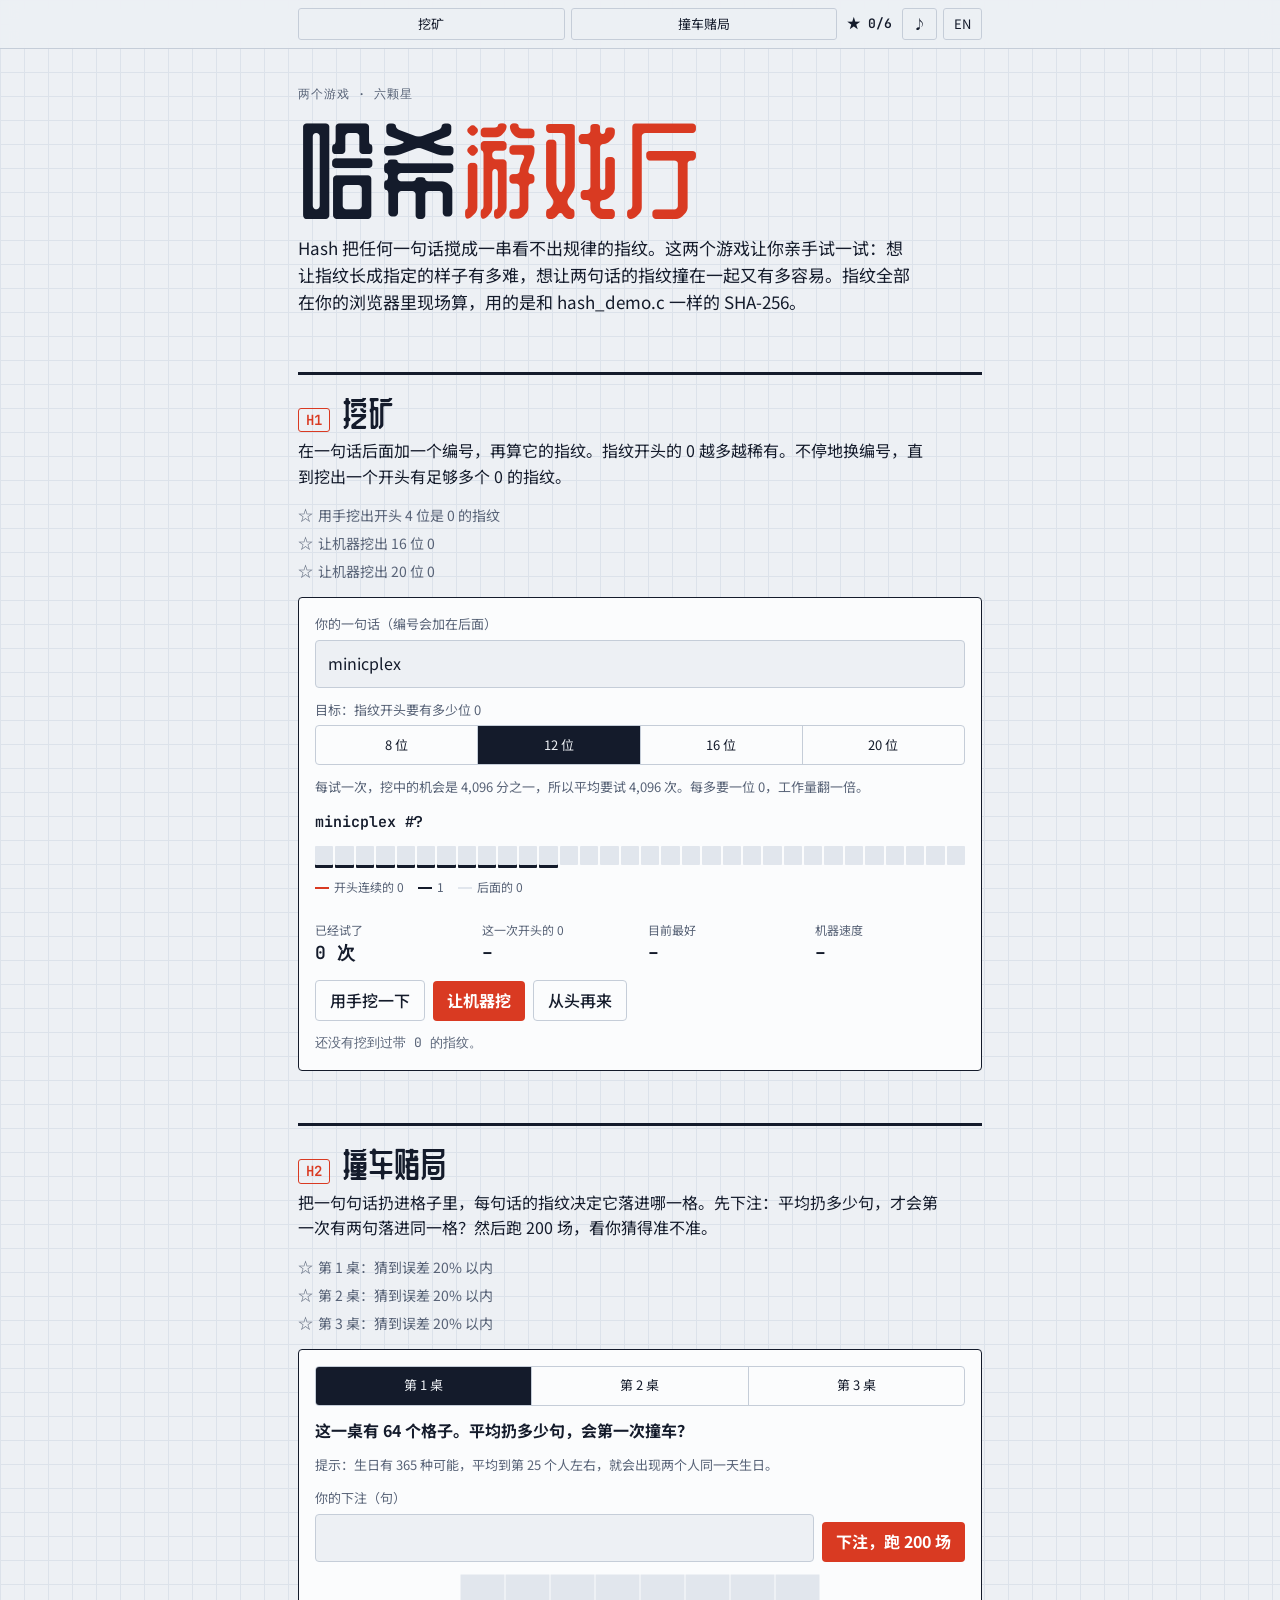
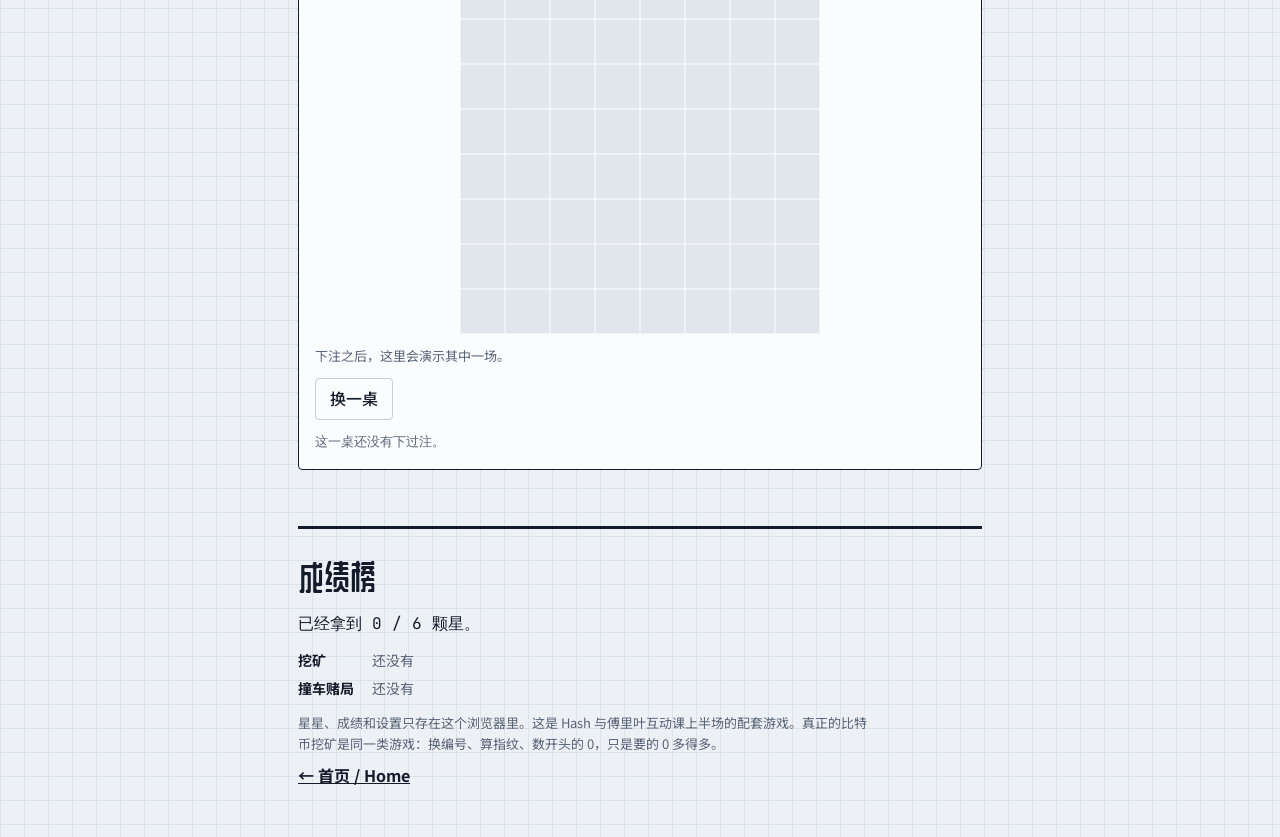
<file: learning/hash-fourier/arcade/hash.html>
<!DOCTYPE html>
<html lang="zh-CN">
<head>
<meta charset="utf-8">
<meta name="viewport" content="width=device-width, initial-scale=1">
<title>Hash Arcade</title>
<link rel="preconnect" href="https://fonts.googleapis.com">
<link rel="preconnect" href="https://fonts.gstatic.com" crossorigin>
<link href="https://fonts.googleapis.com/css2?family=JetBrains+Mono:wght@400;600&family=Noto+Sans+SC:wght@400;500;700&family=ZCOOL+QingKe+HuangYou&display=swap" rel="stylesheet">
<style>
/* Layout: one column of game cabinets on graph paper, the twin of the Fourier Arcade.
   Ink on cool paper; vermilion leads here (the colour of scrambled bits in the course),
   teal is kept for the player's own mark. */
:root {
  --paper: #EDF0F4;
  --grid: #DCE2EA;
  --card: #FBFCFD;
  --ink: #141B2B;
  --muted: #586377;
  --line: #C5CDD8;
  --off: #E1E6ED;
  --hot: #D93A22;
  --wave: #0B7A85;
  --ok: #1F7F52;
  --acc: var(--hot);
  --f-display: "ZCOOL QingKe HuangYou", "PingFang SC", "Microsoft YaHei", sans-serif;
  --f-body: "Noto Sans SC", "PingFang SC", "Microsoft YaHei", system-ui, sans-serif;
  --f-mono: "JetBrains Mono", ui-monospace, "SF Mono", Menlo, Consolas, monospace;
  color-scheme: light;
}
@media (prefers-color-scheme: dark) {
  :root:not([data-theme="light"]) {
    --paper: #0C111D; --grid: #151C2C; --card: #141B2B; --ink: #E7ECF5;
    --muted: #95A1B8; --line: #2B3650; --off: #1F2940;
    --hot: #FF6A48; --wave: #42C4CE; --ok: #4CC38A;
    color-scheme: dark;
  }
}
:root[data-theme="dark"] {
  --paper: #0C111D; --grid: #151C2C; --card: #141B2B; --ink: #E7ECF5;
  --muted: #95A1B8; --line: #2B3650; --off: #1F2940;
  --hot: #FF6A48; --wave: #42C4CE; --ok: #4CC38A;
  color-scheme: dark;
}
* { box-sizing: border-box; }
[hidden] { display: none !important; }
html { -webkit-text-size-adjust: 100%; }
body {
  margin: 0; background-color: var(--paper);
  background-image: linear-gradient(var(--grid) 1px, transparent 1px), linear-gradient(90deg, var(--grid) 1px, transparent 1px);
  background-size: 24px 24px;
  color: var(--ink); font-family: var(--f-body); font-size: 16px; line-height: 1.6;
}
.wrap { max-width: 720px; margin: 0 auto; padding: 0 18px; }
h1, h2 { font-family: var(--f-display); font-weight: 400; text-wrap: balance; margin: 0; }
p { margin: 0; }
button, input { font: inherit; color: inherit; }
:focus-visible { outline: 2px solid var(--ink); outline-offset: 2px; }
.num { font-family: var(--f-mono); font-variant-numeric: tabular-nums; }

.nav { position: sticky; top: 0; z-index: 5; background: color-mix(in srgb, var(--paper) 90%, transparent);
  -webkit-backdrop-filter: blur(8px); backdrop-filter: blur(8px); border-bottom: 1px solid var(--line); }
.nav .wrap { display: flex; gap: 6px; padding-top: 8px; padding-bottom: 8px; align-items: center; }
.nav button { height: 32px; padding: 0 10px; font-size: 13px; background: transparent; border: 1.5px solid var(--line); border-radius: 3px; cursor: pointer; white-space: nowrap; }
.nav button.jump { flex: 1; min-width: 0; overflow: hidden; text-overflow: ellipsis; }
.nav button.jump.full { background: var(--acc); border-color: var(--acc); color: #fff; }
.nav .stars { font-family: var(--f-mono); font-size: 13px; font-weight: 600; padding: 0 4px; white-space: nowrap; }

.top { padding: 36px 0 4px; display: flex; flex-direction: column; gap: 14px; }
.eyebrow { font-family: var(--f-mono); font-size: 12px; letter-spacing: .08em; color: var(--muted); }
h1 { font-size: clamp(54px, 15vw, 104px); line-height: .98; letter-spacing: .01em; }
h1 span { color: var(--acc); }
.lead { max-width: 36em; font-size: 17px; }
#heroWave { height: 64px; }

.game { margin-top: 52px; padding-top: 18px; border-top: 3px solid var(--ink); scroll-margin-top: 60px; display: flex; flex-direction: column; gap: 14px; }
.game-head { display: grid; grid-template-columns: auto 1fr; column-gap: 12px; align-items: baseline; }
.tag { font-family: var(--f-mono); font-weight: 600; font-size: 14px; color: var(--acc); border: 1.5px solid var(--acc); border-radius: 3px; padding: 0 7px; }
.game-head h2 { font-size: 34px; line-height: 1.15; }
.how { grid-column: 1 / -1; margin-top: 6px; max-width: 40em; }
.goals { list-style: none; margin: 0; padding: 0; display: flex; flex-direction: column; gap: 4px; font-size: 14px; color: var(--muted); }
.goals li { display: grid; grid-template-columns: 20px 1fr; align-items: baseline; }
.goals li::before { content: "☆"; font-size: 15px; }
.goals li.done { color: var(--ink); font-weight: 700; }
.goals li.done::before { content: "★"; color: var(--acc); }

.bench { background: var(--card); border: 1.5px solid var(--ink); border-radius: 4px; padding: 16px; display: flex; flex-direction: column; gap: 12px; }
.cap { font-size: 13px; color: var(--muted); }
.row { display: flex; flex-wrap: wrap; gap: 8px; align-items: center; }
.btn { min-height: 40px; padding: 7px 14px; cursor: pointer; background: var(--acc); color: #fff; border: 0; border-radius: 4px; font-weight: 700; }
.btn.ghost { background: transparent; color: var(--ink); border: 1.5px solid var(--line); font-weight: 500; }
.btn[hidden] { display: none; }
.seg { display: flex; border: 1.5px solid var(--line); border-radius: 4px; overflow: hidden; }
.seg button { flex: 1; min-height: 38px; padding: 6px 4px; background: transparent; border: 0; border-left: 1.5px solid var(--line); cursor: pointer; font-size: 13px; white-space: nowrap; }
.seg button:first-child { border-left: 0; }
.seg button.on { background: var(--ink); color: var(--paper); }
.seg button.won::after { content: " ★"; color: var(--acc); }
.seg button.on.won::after { color: var(--paper); }
canvas { display: block; width: 100%; }
input[type="range"] { width: 100%; accent-color: var(--acc); margin: 0; height: 26px; }
.legend { display: flex; flex-wrap: wrap; gap: 4px 14px; font-size: 12px; color: var(--muted); }
.legend span::before { content: ""; display: inline-block; width: 14px; height: 0; margin-right: 5px; border-top: 2.5px solid var(--sw); vertical-align: 3px; }
.legend .dash::before { border-top-style: dashed; }
.big { font-family: var(--f-mono); font-weight: 600; font-size: 26px; font-variant-numeric: tabular-nums; line-height: 1.2; }
.big small { font-family: var(--f-body); font-weight: 400; font-size: 14px; color: var(--muted); }
.meter { position: relative; height: 12px; background: var(--off); border-radius: 2px; overflow: hidden; }
.meter i { position: absolute; left: 0; top: 0; bottom: 0; background: var(--acc); transition: width .15s; }
.note { font-size: 15px; border-left: 4px solid var(--acc); padding-left: 12px; }
.note[hidden] { display: none; }
.note.bad { border-left-color: var(--hot); }

.oscs { display: grid; grid-template-columns: repeat(auto-fit, minmax(190px, 1fr)); gap: 10px 18px; }
.osc { display: flex; flex-direction: column; gap: 2px; }
.osc .name { font-size: 13px; font-weight: 700; }
.osc label { font-size: 12px; color: var(--muted); display: flex; justify-content: space-between; }

.opts { display: grid; grid-template-columns: 1fr 1fr; gap: 10px; }
.opts button { padding: 8px 8px 4px; background: var(--paper); border: 1.5px solid var(--line); border-radius: 4px; cursor: pointer; display: flex; flex-direction: column; gap: 2px; text-align: left; }
.opts button:not(:disabled):hover { border-color: var(--ink); }
.opts button:disabled { cursor: default; }
.opts button canvas { height: 84px; }
.opts button .lab { font-family: var(--f-mono); font-size: 12px; color: var(--muted); }
.opts button.right { border-color: var(--ok); box-shadow: inset 0 0 0 2px var(--ok); }
.opts button.wrong { border-color: var(--hot); opacity: .6; }

.cells { display: grid; grid-template-columns: repeat(8, 1fr); gap: 6px; }
.cells button { aspect-ratio: 1; min-width: 0; padding: 0; background: var(--paper); border: 1.5px solid var(--line); border-radius: 4px; cursor: pointer;
  font-family: var(--f-mono); font-size: 13px; display: flex; flex-direction: column; align-items: center; justify-content: center; line-height: 1.15; }
.cells button:not(:disabled):hover { border-color: var(--ink); }
.cells button:disabled { cursor: default; }
.cells button small { font-size: 10px; color: var(--muted); }
.cells button.miss { background: var(--off); color: var(--muted); border-style: dashed; }
.cells button.hit { background: var(--acc); border-color: var(--acc); color: #fff; font-weight: 600; }
.cells button.hit small { color: #fff; }
.cells button.reveal { border: 2px solid var(--hot); color: var(--hot); }

.pad { position: relative; width: 100%; max-width: 440px; align-self: center; }
.pad canvas { aspect-ratio: 1; height: auto; background: var(--paper); border: 1.5px dashed var(--line); border-radius: 4px; touch-action: none; cursor: crosshair; }

.end { margin: 56px 0 0; padding: 20px 0 48px; border-top: 3px solid var(--ink); display: flex; flex-direction: column; gap: 8px; }
.end .fine { font-size: 13px; color: var(--muted); max-width: 44em; }
.stats { display: flex; flex-wrap: wrap; gap: 2px 16px; font-family: var(--f-mono); font-size: 13px; color: var(--muted); font-variant-numeric: tabular-nums; }
.stats b { color: var(--ink); font-weight: 600; }
.nav #soundBtn.off { color: var(--muted); text-decoration: line-through; }
.toast { position: fixed; left: 50%; bottom: 18px; transform: translateX(-50%); z-index: 10; max-width: calc(100% - 36px);
  background: var(--ink); color: var(--paper); padding: 10px 16px; border-radius: 4px; font-weight: 700; font-size: 15px;
  opacity: 0; pointer-events: none; transition: opacity .2s; }
.toast.show { opacity: 1; }
@keyframes pop { 0% { transform: scale(1); } 40% { transform: scale(1.7); } 100% { transform: scale(1); } }
.goals li.just::before { display: inline-block; animation: pop .6s ease; }
.end h2 { font-size: 34px; }
.records { display: grid; grid-template-columns: auto 1fr; gap: 6px 18px; margin: 4px 0 6px; font-size: 14px; }
.records dt { font-weight: 700; }
.records dd { margin: 0; color: var(--muted); font-variant-numeric: tabular-nums; }
.end.cleared h2 { color: var(--acc); }
@media (prefers-reduced-motion: reduce) { * { transition: none !important; animation: none !important; } }

/* hash arcade additions */
.bits32 { display: grid; grid-template-columns: repeat(32, 1fr); gap: 2px; }
.bits32 i { aspect-ratio: 1; background: var(--off); border-radius: 1px; }
.bits32 i.one { background: var(--ink); }
.bits32 i.lead { background: var(--acc); }
.bits32 i.need { box-shadow: 0 3px 0 var(--ink); }
.hex { font-family: var(--f-mono); font-size: 13px; line-height: 1.6; word-break: break-all; }
.hex b { color: var(--acc); font-weight: 600; }
.try { font-family: var(--f-mono); font-size: 15px; font-weight: 600; overflow-wrap: anywhere; }
input[type="text"], input[type="number"] { width: 100%; padding: 10px 12px; font-size: 16px; background: var(--paper); border: 1.5px solid var(--line); border-radius: 4px; }
input[type="text"]:focus, input[type="number"]:focus { border-color: var(--ink); outline: none; }
.field { display: flex; flex-direction: column; gap: 5px; }
.field label { font-size: 13px; color: var(--muted); }
.readout { display: grid; grid-template-columns: repeat(auto-fit, minmax(120px, 1fr)); gap: 8px 16px; }
.readout div { display: flex; flex-direction: column; }
.readout .k { font-size: 12px; color: var(--muted); }
.readout .v { font-family: var(--f-mono); font-size: 18px; font-weight: 600; font-variant-numeric: tabular-nums; }
.btn:disabled { opacity: .5; cursor: default; }
.betrow { display: grid; grid-template-columns: 1fr auto; gap: 8px; align-items: end; }
.gridpad { width: 100%; max-width: 360px; align-self: center; }
.gridpad canvas { aspect-ratio: 1; height: auto; }
.legend .teal { --sw: var(--wave); }
</style>
</head>
<body>
<nav class="nav" aria-label="Games"><div class="wrap">
  <button class="jump" type="button" data-jump="dig" data-i18n="nav1"></button>
  <button class="jump" type="button" data-jump="bet" data-i18n="nav2"></button>
  <span class="stars" id="starCount"></span>
  <button type="button" id="soundBtn">♪</button>
  <button type="button" id="langBtn"></button>
</div></nav>

<main class="wrap">
<header class="top">
  <div class="eyebrow" data-i18n="eyebrow"></div>
  <h1 data-i18n-html="title"></h1>
  <p class="lead" data-i18n="lead"></p>
</header>

<!-- ================= 1 ================= -->
<section class="game" id="dig">
  <div class="game-head"><span class="tag">H1</span><h2 data-i18n="g1title"></h2><p class="how" data-i18n="g1how"></p></div>
  <ul class="goals"><li data-goal="dig0" data-i18n="g1goal0"></li><li data-goal="dig1" data-i18n="g1goal1"></li><li data-goal="dig2" data-i18n="g1goal2"></li></ul>
  <div class="bench">
    <div class="field"><label for="digBase" data-i18n="digBase"></label><input type="text" id="digBase" maxlength="60" autocomplete="off" spellcheck="false"></div>
    <div class="field"><span class="cap" data-i18n="digLevel"></span><div class="seg" id="digSeg"></div></div>
    <span class="cap" id="digOdds"></span>
    <div class="try" id="digTry"></div>
    <div class="bits32" id="digBits" aria-hidden="true"></div>
    <div class="legend"><span style="--sw:var(--acc)" data-i18n="legLead"></span><span style="--sw:var(--ink)" data-i18n="legOne"></span><span style="--sw:var(--off)" data-i18n="legZero"></span></div>
    <div class="hex" id="digHex"></div>
    <div class="readout">
      <div><span class="k" data-i18n="digTries"></span><span class="v" id="digN"></span></div>
      <div><span class="k" data-i18n="digZeros"></span><span class="v" id="digZ"></span></div>
      <div><span class="k" data-i18n="digBestNow"></span><span class="v" id="digB"></span></div>
      <div><span class="k" data-i18n="digRate"></span><span class="v" id="digR"></span></div>
    </div>
    <p class="note" id="digNote" hidden></p>
    <div class="row">
      <button class="btn ghost" type="button" id="digOnce" data-i18n="digOnce"></button>
      <button class="btn" type="button" id="digAuto"></button>
      <button class="btn ghost" type="button" id="digReset" data-i18n="digReset"></button>
    </div>
    <div class="stats"><span id="digRec"></span></div>
  </div>
</section>

<!-- ================= 2 ================= -->
<section class="game" id="bet">
  <div class="game-head"><span class="tag">H2</span><h2 data-i18n="g2title"></h2><p class="how" data-i18n="g2how"></p></div>
  <ul class="goals"><li data-goal="bet0" data-i18n="g2goal0"></li><li data-goal="bet1" data-i18n="g2goal1"></li><li data-goal="bet2" data-i18n="g2goal2"></li></ul>
  <div class="bench">
    <div class="seg" id="betSeg"></div>
    <p id="betAsk" style="font-weight:700"></p>
    <span class="cap" data-i18n="betTip"></span>
    <div class="betrow">
      <div class="field"><label for="betInput" data-i18n="betLabel"></label><input type="number" id="betInput" min="1" step="1" inputmode="numeric"></div>
      <button class="btn" type="button" id="betGo" data-i18n="betGo"></button>
    </div>
    <div class="gridpad" id="betGridWrap"><canvas id="betGrid" role="img" aria-label="Slots filling up"></canvas></div>
    <span class="cap" id="betGridCap"></span>
    <canvas id="betHist" style="height:150px" role="img" aria-label="How many throws each race took" hidden></canvas>
    <div class="legend" id="betLegend" hidden><span style="--sw:var(--muted)" data-i18n="legRaces"></span><span style="--sw:var(--acc)" data-i18n="legAvg"></span><span class="dash teal" data-i18n="legBet"></span></div>
    <p class="note" id="betNote" hidden></p>
    <div class="row"><button class="btn ghost" type="button" id="betNew" data-i18n="betNew"></button></div>
    <div class="stats"><span id="betRec"></span></div>
  </div>
</section>

<section class="end" id="end">
  <h2 id="endTitle"></h2>
  <p class="num" id="endStars"></p>
  <dl class="records" id="records"></dl>
  <p class="fine" data-i18n="fine"></p>
</section>
</main>
<div class="toast" id="toast" role="status" aria-live="polite"></div>

<script>
/*CORE-START*/
const K256 = new Uint32Array([
  0x428a2f98,0x71374491,0xb5c0fbcf,0xe9b5dba5,0x3956c25b,0x59f111f1,0x923f82a4,0xab1c5ed5,
  0xd807aa98,0x12835b01,0x243185be,0x550c7dc3,0x72be5d74,0x80deb1fe,0x9bdc06a7,0xc19bf174,
  0xe49b69c1,0xefbe4786,0x0fc19dc6,0x240ca1cc,0x2de92c6f,0x4a7484aa,0x5cb0a9dc,0x76f988da,
  0x983e5152,0xa831c66d,0xb00327c8,0xbf597fc7,0xc6e00bf3,0xd5a79147,0x06ca6351,0x14292967,
  0x27b70a85,0x2e1b2138,0x4d2c6dfc,0x53380d13,0x650a7354,0x766a0abb,0x81c2c92e,0x92722c85,
  0xa2bfe8a1,0xa81a664b,0xc24b8b70,0xc76c51a3,0xd192e819,0xd6990624,0xf40e3585,0x106aa070,
  0x19a4c116,0x1e376c08,0x2748774c,0x34b0bcb5,0x391c0cb3,0x4ed8aa4a,0x5b9cca4f,0x682e6ff3,
  0x748f82ee,0x78a5636f,0x84c87814,0x8cc70208,0x90befffa,0xa4506ceb,0xbef9a3f7,0xc67178f2]);
const W256 = new Uint32Array(64);
const ENC = new TextEncoder();
function rotr(x, n) { return (x >>> n) | (x << (32 - n)); }
/* the same SHA-256 as hash_demo.c: pad, expand, 64 rounds, add back */
function sha256(bytes) {
  const len = bytes.length, total = Math.ceil((len + 9) / 64) * 64;
  const buf = new Uint8Array(total);
  buf.set(bytes); buf[len] = 0x80;
  const dv = new DataView(buf.buffer);
  dv.setUint32(total - 8, Math.floor(len / 0x20000000));
  dv.setUint32(total - 4, (len * 8) >>> 0);
  let h0 = 0x6a09e667, h1 = 0xbb67ae85, h2 = 0x3c6ef372, h3 = 0xa54ff53a, h4 = 0x510e527f, h5 = 0x9b05688c, h6 = 0x1f83d9ab, h7 = 0x5be0cd19;
  const m = W256;
  for (let off = 0; off < total; off += 64) {
    for (let i = 0; i < 16; i++) m[i] = dv.getUint32(off + i * 4);
    for (let i = 16; i < 64; i++) {
      const s0 = rotr(m[i-15], 7) ^ rotr(m[i-15], 18) ^ (m[i-15] >>> 3);
      const s1 = rotr(m[i-2], 17) ^ rotr(m[i-2], 19) ^ (m[i-2] >>> 10);
      m[i] = (m[i-16] + s0 + m[i-7] + s1) >>> 0;
    }
    let a = h0, b = h1, c = h2, d = h3, e = h4, f = h5, g = h6, h = h7;
    for (let i = 0; i < 64; i++) {
      const t1 = (h + (rotr(e, 6) ^ rotr(e, 11) ^ rotr(e, 25)) + ((e & f) ^ (~e & g)) + K256[i] + m[i]) >>> 0;
      const t2 = ((rotr(a, 2) ^ rotr(a, 13) ^ rotr(a, 22)) + ((a & b) ^ (a & c) ^ (b & c))) >>> 0;
      h = g; g = f; f = e; e = (d + t1) >>> 0; d = c; c = b; b = a; a = (t1 + t2) >>> 0;
    }
    h0 = (h0 + a) >>> 0; h1 = (h1 + b) >>> 0; h2 = (h2 + c) >>> 0; h3 = (h3 + d) >>> 0;
    h4 = (h4 + e) >>> 0; h5 = (h5 + f) >>> 0; h6 = (h6 + g) >>> 0; h7 = (h7 + h) >>> 0;
  }
  const out = new Uint8Array(32), odv = new DataView(out.buffer);
  [h0, h1, h2, h3, h4, h5, h6, h7].forEach((v, i) => odv.setUint32(i * 4, v));
  return out;
}
function hashText(s) { return sha256(ENC.encode(s)); }
function hexBytes(b) { let s = ''; for (let i = 0; i < b.length; i++) s += b[i].toString(16).padStart(2, '0'); return s; }
function mulberry(seed) {
  let s = seed >>> 0;
  return function () {
    s = (s + 0x6D2B79F5) >>> 0;
    let t = Math.imul(s ^ (s >>> 15), 1 | s);
    t = (t + Math.imul(t ^ (t >>> 7), 61 | t)) ^ t;
    return ((t ^ (t >>> 14)) >>> 0) / 4294967296;
  };
}

/* ---- Dig: proof of work ---- */
function leadingZeroBits(h) {
  let n = 0;
  for (let i = 0; i < h.length; i++) {
    if (h[i] === 0) { n += 8; continue; }
    n += Math.clz32(h[i]) - 24; break;
  }
  return n;
}
function digText(base, nonce) { return base + ' #' + nonce; }
/* try nonces start .. start+count-1; stop at the first one that reaches `target` zero bits */
function digRun(base, start, count, target) {
  let bestBits = -1, bestNonce = -1;
  for (let i = 0; i < count; i++) {
    const nonce = start + i;
    const bits = leadingZeroBits(hashText(digText(base, nonce)));
    if (bits > bestBits) { bestBits = bits; bestNonce = nonce; }
    if (bits >= target) return { found: nonce, tried: i + 1, bestBits, bestNonce };
  }
  return { found: -1, tried: count, bestBits, bestNonce };
}
const DIG_LEVELS = [8, 12, 16, 20];

/* ---- Crash Bet: the birthday problem ---- */
const BET_LEVELS = { 1: [64, 100, 144], 2: [400, 900, 1600], 3: [10000, 40000, 65536] };
const BET_RACES = 200, BET_TOLERANCE = 20;
function slotOf(h, n) { return (((h[0] << 24) | (h[1] << 16) | (h[2] << 8) | h[3]) >>> 0) % n; }
/* throw sentences into n slots until two land in the same one */
function race(n, tag, keepSeq) {
  const seen = new Uint8Array(n), seq = [];
  for (let i = 1; ; i++) {
    const s = slotOf(hashText(tag + ' #' + i), n);
    if (keepSeq) seq.push(s);
    if (seen[s]) return { throws: i, seq };
    seen[s] = 1;
  }
}
function expectedThrows(n) { return Math.sqrt(Math.PI * n / 2) + 2 / 3; }
function pctOff(bet, avg) { return Math.abs(bet - avg) / avg * 100; }
function histogram(values, bins) {
  const max = Math.max.apply(null, values), w = Math.max(1, Math.ceil((max + 1) / bins));
  const counts = new Array(bins).fill(0);
  for (const v of values) counts[Math.min(bins - 1, Math.floor(v / w))]++;
  return { counts, width: w, max: w * bins };
}

/*CORE-END*/

/* ================= text ================= */
const TXT = {
  zh: {
    nav1: '挖矿', nav2: '撞车赌局', langBtn: 'EN',
    eyebrow: '两个游戏 · 六颗星',
    title: '哈希<span>游戏厅</span>',
    lead: 'Hash 把任何一句话搅成一串看不出规律的指纹。这两个游戏让你亲手试一试：想让指纹长成指定的样子有多难，想让两句话的指纹撞在一起又有多容易。指纹全部在你的浏览器里现场算，用的是和 hash_demo.c 一样的 SHA-256。',
    stars: '★ {n}/6',
    g1title: '挖矿', g1how: '在一句话后面加一个编号，再算它的指纹。指纹开头的 0 越多越稀有。不停地换编号，直到挖出一个开头有足够多个 0 的指纹。',
    g1goal0: '用手挖出开头 4 位是 0 的指纹', g1goal1: '让机器挖出 16 位 0', g1goal2: '让机器挖出 20 位 0',
    digBase: '你的一句话（编号会加在后面）', digLevel: '目标：指纹开头要有多少位 0',
    bitsN: '{n} 位',
    digOdds: '每试一次，挖中的机会是 {p} 分之一，所以平均要试 {p} 次。每多要一位 0，工作量翻一倍。',
    legLead: '开头连续的 0', legOne: '1', legZero: '后面的 0',
    digTries: '已经试了', digZeros: '这一次开头的 0', digBestNow: '目前最好', digRate: '机器速度',
    unitTimes: '{n} 次', unitBits: '{n} 位', unitRate: '{n} 次/秒', none: '–',
    digOnce: '用手挖一下', autoStart: '让机器挖', autoStop: '停下', digReset: '从头再来',
    digHandHit: '手挖到了：第 {n} 下，指纹开头有 {b} 位 0。',
    digHit: '挖到了。「{t}」的指纹开头有 {b} 位 0，一共试了 {n} 次，平均要 {e} 次。',
    digVerify: '任何人都能马上验证：./hash_demo "{t}"',
    digLucky: '你的运气比平均好 {x} 倍。', digUnlucky: '这次比平均多花了 {x} 倍的力气。',
    digRec: '挖到过最多的 0：{b} 位（{t}）', digNoRec: '还没有挖到过带 0 的指纹。',
    g2title: '撞车赌局', g2how: '把一句句话扔进格子里，每句话的指纹决定它落进哪一格。先下注：平均扔多少句，才会第一次有两句落进同一格？然后跑 200 场，看你猜得准不准。',
    g2goal0: '第 1 桌：猜到误差 20% 以内', g2goal1: '第 2 桌：猜到误差 20% 以内', g2goal2: '第 3 桌：猜到误差 20% 以内',
    table: '第 {n} 桌',
    betAsk: '这一桌有 {n} 个格子。平均扔多少句，会第一次撞车？',
    betTip: '提示：生日有 365 种可能，平均到第 25 个人左右，就会出现两个人同一天生日。',
    betLabel: '你的下注（句）', betGo: '下注，跑 200 场', betNew: '换一桌',
    betGridIdle: '下注之后，这里会演示其中一场。', betGridRun: '演示第 1 场：第 {i} 句', betGridDone: '演示的这一场：第 {i} 句撞进了已经有人的格子。', betGridBig: '格子太多，画不下，直接跑 200 场。',
    betRunning: '正在跑 200 场… {i}/200',
    legRaces: '200 场各扔了多少句', legAvg: '平均', legBet: '你的下注',
    betResult: '200 场平均扔了 {a} 句就撞车。你下注 {b} 句，差了 {p}%。',
    betWin: '猜中了。', betLose: '差得有点远。',
    betRule: '经验公式：大约 1.25 × √格子数。这一桌是 1.25 × √{n} ≈ {r}。格子多 4 倍，撞车只晚 2 倍。',
    betRec: '这一桌最准的一次：差 {p}%', betNoRec: '这一桌还没有下过注。',
    betBad: '先填一个大于 0 的整数。',
    soundOn: '声音已开，点一下静音。', soundOff: '声音已关，点一下打开。',
    newStar: '★ 新的一颗星：{g}',
    boardTitle: '成绩榜', clearedTitle: '通关了', endStars: '已经拿到 {n} / 6 颗星。', clearedLine: '六颗星全部拿到。下面的纪录还可以继续刷。',
    recDig: '挖矿', recBet: '撞车赌局', recNone: '还没有', recZero: '最多 {b} 位 0', recRate: '机器最快 {r} 次/秒', recBet1: '第 {n} 桌差 {p}%',
    fine: '星星、成绩和设置只存在这个浏览器里。这是 Hash 与傅里叶互动课上半场的配套游戏。真正的比特币挖矿是同一类游戏：换编号、算指纹、数开头的 0，只是要的 0 多得多。'
  },
  en: {
    nav1: 'Dig', nav2: 'Crash Bet', langBtn: '中文',
    eyebrow: 'TWO GAMES · SIX STARS',
    title: 'Hash <span>Arcade</span>',
    lead: 'A hash scrambles any sentence into a fingerprint with no visible pattern. These two games let you feel it: how hard it is to make a fingerprint look the way you want, and how easy it is to make two fingerprints crash into each other. Every fingerprint is computed live in your browser with the same SHA-256 as hash_demo.c.',
    stars: '★ {n}/6',
    g1title: 'Dig', g1how: 'Add a number to the end of a sentence and hash it. The more zeros the fingerprint starts with, the rarer it is. Keep changing the number until you dig up a fingerprint with enough leading zeros.',
    g1goal0: 'Dig by hand to a fingerprint that starts with 4 zero bits', g1goal1: 'Let the machine dig 16 zero bits', g1goal2: 'Let the machine dig 20 zero bits',
    digBase: 'Your sentence (the number is added after it)', digLevel: 'Target: how many zero bits the fingerprint must start with',
    bitsN: '{n} bits',
    digOdds: 'Each try hits with a chance of 1 in {p}, so it takes {p} tries on average. Every extra zero bit doubles the work.',
    legLead: 'Leading zeros', legOne: '1', legZero: 'Later zeros',
    digTries: 'Tries so far', digZeros: 'Leading zeros this try', digBestNow: 'Best so far', digRate: 'Machine speed',
    unitTimes: '{n}', unitBits: '{n} bits', unitRate: '{n}/s', none: '–',
    digOnce: 'Dig once by hand', autoStart: 'Let the machine dig', autoStop: 'Stop', digReset: 'Start over',
    digHandHit: 'Dug by hand: dig number {n} starts with {b} zero bits.',
    digHit: 'Struck it. The fingerprint of "{t}" starts with {b} zero bits. That took {n} tries; the average is {e}.',
    digVerify: 'Anyone can check it instantly: ./hash_demo "{t}"',
    digLucky: 'You were {x} times luckier than average.', digUnlucky: 'This one cost {x} times the average effort.',
    digRec: 'Most zeros ever dug: {b} bits ({t})', digNoRec: 'No zeros dug yet.',
    g2title: 'Crash Bet', g2how: 'Sentences are thrown into slots; each sentence\'s fingerprint decides its slot. Place a bet first: on average, how many throws until two sentences land in the same slot? Then 200 races run and you see how close you were.',
    g2goal0: 'Table 1: bet within 20%', g2goal1: 'Table 2: bet within 20%', g2goal2: 'Table 3: bet within 20%',
    table: 'Table {n}',
    betAsk: 'This table has {n} slots. On average, how many throws until the first crash?',
    betTip: 'Hint: with 365 possible birthdays, the first shared birthday shows up at about the 25th person on average.',
    betLabel: 'Your bet (throws)', betGo: 'Bet and run 200 races', betNew: 'New table',
    betGridIdle: 'After you bet, one of the races plays out here.', betGridRun: 'Showing race 1: throw {i}', betGridDone: 'The race shown: throw {i} landed in a slot that was already taken.', betGridBig: 'Too many slots to draw, so it goes straight to the 200 races.',
    betRunning: 'Running 200 races… {i}/200',
    legRaces: 'Throws in each of the 200 races', legAvg: 'Average', legBet: 'Your bet',
    betResult: 'Across 200 races the first crash came after {a} throws on average. You bet {b}, which is {p}% off.',
    betWin: 'Close enough. ', betLose: 'Not close. ',
    betRule: 'Rule of thumb: about 1.25 × √slots. Here that is 1.25 × √{n} ≈ {r}. Four times the slots only doubles the wait.',
    betRec: 'Closest bet at this table: {p}% off', betNoRec: 'No bet at this table yet.',
    betBad: 'Enter a whole number above 0 first.',
    soundOn: 'Sound is on. Click to mute.', soundOff: 'Sound is off. Click to turn it on.',
    newStar: '★ New star: {g}',
    boardTitle: 'Scoreboard', clearedTitle: 'Arcade cleared', endStars: 'Stars collected: {n} of 6.', clearedLine: 'All six stars. You can still beat your own records below.',
    recDig: 'Dig', recBet: 'Crash Bet', recNone: 'nothing yet', recZero: 'most zeros {b} bits', recRate: 'top machine speed {r}/s', recBet1: 'table {n}: {p}% off',
    fine: 'Stars, records and settings are saved in this browser only. Companion to the first half of the Hash and Fourier course. Real Bitcoin mining is the same kind of game: change a number, hash, count the leading zeros. It just asks for far more of them.'
  }
};

/* ================= state ================= */
const $ = id => document.getElementById(id);
const KEY = 'hash-arcade-v1';
const S = { lang: 'zh', sound: true, stars: { dig: [false, false, false], bet: [false, false, false] },
  best: { zero: 0, zeroText: '', rate: 0, bet: {} } };
const GOAL_KEYS = { dig: 'g1goal', bet: 'g2goal' };
function tr(key, vars) {
  let s = (TXT[S.lang] && TXT[S.lang][key]) || TXT.en[key] || key;
  if (vars) for (const k in vars) s = s.split('{' + k + '}').join(vars[k]);
  return s;
}
const num = n => Math.round(n).toLocaleString('en-US');
function save() { try { localStorage.setItem(KEY, JSON.stringify(S)); } catch (e) {} }
function restore(data) {
  let saved = {};
  try { saved = JSON.parse(localStorage.getItem(KEY) || '{}') || {}; } catch (e) {}
  const src = Object.assign({}, saved, data || {});
  if (src.lang === 'en' || src.lang === 'zh') S.lang = src.lang;
  if (typeof src.sound === 'boolean') S.sound = src.sound;
  if (src.stars && typeof src.stars === 'object') for (const g of Object.keys(S.stars)) { const a = src.stars[g]; if (Array.isArray(a) && a.length === 3) S.stars[g] = a.map(Boolean); }
  const b = src.best;
  if (b && typeof b === 'object') {
    if (Number.isFinite(b.zero) && b.zero > 0) { S.best.zero = Math.min(256, b.zero); S.best.zeroText = String(b.zeroText || '').slice(0, 90); }
    if (Number.isFinite(b.rate) && b.rate > 0) S.best.rate = b.rate;
    if (b.bet && typeof b.bet === 'object') for (let l = 1; l <= 3; l++) if (Number.isFinite(b.bet[l]) && b.bet[l] >= 0) S.best.bet[l] = b.bet[l];
  }
}
let toastTimer = 0;
function toast(msg) { const el = $('toast'); el.textContent = msg; el.classList.add('show'); clearTimeout(toastTimer); toastTimer = setTimeout(() => el.classList.remove('show'), 2600); }
function countStars() { let n = 0; for (const g of Object.keys(S.stars)) n += S.stars[g].filter(Boolean).length; return n; }
function star(game, i) {
  if (S.stars[game][i]) return false;
  S.stars[game][i] = true; save(); renderStars();
  const li = document.querySelector('[data-goal="' + game + i + '"]');
  if (li) { li.classList.add('just'); setTimeout(() => li.classList.remove('just'), 700); }
  toast(tr('newStar', { g: tr(GOAL_KEYS[game] + i) }));
  if (countStars() === 6) setTimeout(() => { sfxFanfare(); toast(tr('clearedTitle') + ' ★ 6/6'); }, 1300);
  return true;
}
function renderStars() {
  let n = 0;
  for (const g of Object.keys(S.stars)) {
    S.stars[g].forEach((v, i) => { if (v) n++; const li = document.querySelector('[data-goal="' + g + i + '"]'); if (li) li.classList.toggle('done', v); });
    const jb = document.querySelector('.jump[data-jump="' + g + '"]'); if (jb) jb.classList.toggle('full', S.stars[g].every(Boolean));
  }
  $('starCount').textContent = tr('stars', { n });
  renderRecords();
}
function renderRecords() {
  const n = countStars(), cleared = n === 6;
  $('end').classList.toggle('cleared', cleared);
  $('endTitle').textContent = tr(cleared ? 'clearedTitle' : 'boardTitle');
  $('endStars').textContent = cleared ? tr('clearedLine') : tr('endStars', { n });
  const sep = S.lang === 'zh' ? '；' : ' · ';
  const digBits = [];
  if (S.best.zero > 0) digBits.push(tr('recZero', { b: S.best.zero }));
  if (S.best.rate > 0) digBits.push(tr('recRate', { r: num(S.best.rate) }));
  const betBits = [];
  for (let l = 1; l <= 3; l++) if (S.best.bet[l] !== undefined) betBits.push(tr('recBet1', { n: l, p: S.best.bet[l].toFixed(1) }));
  const dl = $('records'); dl.textContent = '';
  [['recDig', digBits.join(sep)], ['recBet', betBits.join(sep)]].forEach(([k, v]) => {
    const dt = document.createElement('dt'); dt.textContent = tr(k);
    const dd = document.createElement('dd'); dd.textContent = v || tr('recNone');
    dl.appendChild(dt); dl.appendChild(dd);
  });
}

/* ================= helpers ================= */
const still = () => window.matchMedia('(prefers-reduced-motion: reduce)').matches;
function tok(name) { return getComputedStyle(document.documentElement).getPropertyValue(name).trim(); }
function prep(cv) {
  const dpr = Math.min(window.devicePixelRatio || 1, 3);
  const w = cv.clientWidth || 300, h = cv.clientHeight || 150;
  if (cv.width !== Math.round(w * dpr) || cv.height !== Math.round(h * dpr)) { cv.width = Math.round(w * dpr); cv.height = Math.round(h * dpr); }
  const c = cv.getContext('2d');
  c.setTransform(dpr, 0, 0, dpr, 0, 0); c.clearRect(0, 0, w, h);
  c.font = '10px ' + (tok('--f-mono') || 'monospace');
  return { c, w, h };
}

/* ================= sound ================= */
let actx = null;
function audio() {
  if (!S.sound) return null;
  try { actx = actx || new (window.AudioContext || window.webkitAudioContext)(); if (actx.state === 'suspended') actx.resume(); return actx; } catch (e) { return null; }
}
function tones(notes) {
  const ctx = audio(); if (!ctx) return;
  try {
    const t0 = ctx.currentTime + 0.02;
    for (const n of notes) {
      const o = ctx.createOscillator(), g = ctx.createGain();
      const a = t0 + (n.at || 0), d = n.dur || 0.15, vol = n.g || 0.12;
      o.type = n.type || 'sine'; o.frequency.value = n.f;
      g.gain.setValueAtTime(0, a); g.gain.linearRampToValueAtTime(vol, a + 0.012);
      g.gain.setValueAtTime(vol, a + d * 0.6); g.gain.linearRampToValueAtTime(0, a + d);
      o.connect(g); g.connect(ctx.destination); o.start(a); o.stop(a + d + 0.02);
    }
  } catch (e) {}
}
/* a pick striking rock: the more leading zeros, the higher the ring */
const sfxDig = bits => tones([{ f: 180 + bits * 70, dur: 0.07, type: 'triangle', g: 0.1 }]);
const sfxRight = () => tones([{ f: 660, dur: 0.1 }, { f: 880, at: 0.09, dur: 0.16 }]);
const sfxWrong = () => tones([{ f: 196, dur: 0.22, type: 'triangle', g: 0.14 }]);
const sfxCrash = () => tones([{ f: 110, dur: 0.25, type: 'sawtooth', g: 0.08 }, { f: 82, at: 0.04, dur: 0.3, type: 'triangle', g: 0.12 }]);
const sfxGold = () => tones([{ f: 784, dur: 0.1 }, { f: 1047, at: 0.09, dur: 0.1 }, { f: 1319, at: 0.18, dur: 0.1 }, { f: 1568, at: 0.27, dur: 0.3 }]);
const sfxFanfare = () => tones([{ f: 523, dur: 0.14 }, { f: 659, at: 0.13, dur: 0.14 }, { f: 784, at: 0.26, dur: 0.14 },
  { f: 1047, at: 0.39, dur: 0.5 }, { f: 784, at: 0.39, dur: 0.5, g: 0.07 }, { f: 659, at: 0.39, dur: 0.5, g: 0.07 }]);

/* ================= H1 Dig ================= */
const dig = { base: 'minicplex', target: 12, next: 0, tries: 0, hand: 0, cur: null, best: null, running: false, done: null, handHit: null,
  batch: 400, t0: 0, n0: 0, rate: 0 };
function digShow(nonce) {
  const text = digText(dig.base, nonce), h = hashText(text);
  dig.cur = { nonce, text, hash: h, bits: leadingZeroBits(h) };
  if (!dig.best || dig.cur.bits > dig.best.bits) dig.best = { bits: dig.cur.bits, text };
  if (dig.cur.bits > S.best.zero) { S.best.zero = dig.cur.bits; S.best.zeroText = text; save(); renderRecords(); }
}
function digFresh() {
  dig.running = false; dig.next = 0; dig.tries = 0; dig.hand = 0; dig.best = null; dig.done = null; dig.handHit = null; dig.rate = 0; dig.batch = 400;
  dig.cur = null;
  renderDig();
}
function digWin(viaMachine) {
  dig.running = false;
  dig.done = { text: dig.cur.text, bits: dig.cur.bits, tries: dig.tries };
  sfxGold();
  if (viaMachine) { if (dig.cur.bits >= 16) star('dig', 1); if (dig.cur.bits >= 20) star('dig', 2); }
}
function digHandOnce() {
  if (dig.running) return;
  if (dig.done) dig.done = null;
  digShow(dig.next); dig.next++; dig.tries++; dig.hand++;
  sfxDig(dig.cur.bits);
  if (dig.cur.bits >= 4 && !dig.handHit) { dig.handHit = { n: dig.hand, bits: dig.cur.bits }; if (star('dig', 0)) sfxGold(); }
  if (dig.cur.bits >= dig.target) digWin(false);
  renderDig();
}
function digAutoToggle() {
  if (dig.running) { dig.running = false; renderDig(); return; }
  dig.done = null; dig.running = true; dig.t0 = performance.now(); dig.n0 = dig.tries;
  renderDig();
}
/* one animation frame of machine digging; the batch size adapts so a frame stays short */
function digFrame() {
  if (!dig.running) return;
  const t = performance.now();
  const r = digRun(dig.base, dig.next, dig.batch, dig.target);
  dig.tries += r.tried; dig.next += r.tried;
  const took = performance.now() - t;
  if (took < 8 && dig.batch < 20000) dig.batch *= 2; else if (took > 20 && dig.batch > 200) dig.batch = Math.round(dig.batch / 2);
  const secs = (performance.now() - dig.t0) / 1000;
  if (secs > 0.05) { dig.rate = (dig.tries - dig.n0) / secs; if (secs > 0.5 && dig.rate > S.best.rate) S.best.rate = Math.round(dig.rate); }
  if (r.found >= 0) { digShow(r.found); digWin(true); save(); renderRecords(); }
  else digShow(r.bestBits >= 0 && (!dig.best || r.bestBits > dig.best.bits) ? r.bestNonce : dig.next - 1);
  renderDig();
}
function buildDig() {
  const seg = $('digSeg');
  DIG_LEVELS.forEach(b => {
    const el = document.createElement('button'); el.type = 'button'; el.dataset.bits = b;
    el.addEventListener('click', () => { dig.target = b; digFresh(); });
    seg.appendChild(el);
  });
  const bits = $('digBits'); for (let i = 0; i < 32; i++) bits.appendChild(document.createElement('i'));
  const inp = $('digBase'); inp.value = dig.base;
  inp.addEventListener('input', () => { dig.base = inp.value.slice(0, 60); digFresh(); });
  $('digOnce').addEventListener('click', digHandOnce);
  $('digAuto').addEventListener('click', digAutoToggle);
  $('digReset').addEventListener('click', digFresh);
}
function renderDig() {
  document.querySelectorAll('#digSeg button').forEach(b => {
    const n = Number(b.dataset.bits);
    b.textContent = tr('bitsN', { n }); b.classList.toggle('on', n === dig.target); b.disabled = dig.running;
  });
  $('digOdds').textContent = tr('digOdds', { p: num(Math.pow(2, dig.target)) });
  const cur = dig.cur || { text: digText(dig.base, 0), hash: null, bits: 0 };
  $('digTry').textContent = dig.cur ? cur.text : digText(dig.base, '?');
  const cells = $('digBits').children;
  for (let i = 0; i < 32; i++) {
    let cls = i < dig.target ? 'need' : '';
    if (cur.hash) { const bit = (cur.hash[i >> 3] >> (7 - (i & 7))) & 1; if (i < cur.bits) cls += ' lead'; else if (bit) cls += ' one'; }
    cells[i].className = cls.trim();
  }
  if (cur.hash) { const hx = hexBytes(cur.hash), z = Math.floor(cur.bits / 4); $('digHex').innerHTML = (z ? '<b>' + hx.slice(0, z) + '</b>' : '') + hx.slice(z); }
  else $('digHex').textContent = '';
  $('digN').textContent = tr('unitTimes', { n: num(dig.tries) });
  $('digZ').textContent = dig.cur ? tr('unitBits', { n: cur.bits }) : tr('none');
  $('digB').textContent = dig.best ? tr('unitBits', { n: dig.best.bits }) : tr('none');
  $('digR').textContent = dig.rate > 0 ? tr('unitRate', { n: num(dig.rate) }) : tr('none');
  const note = $('digNote');
  if (dig.done) {
    const e = Math.pow(2, dig.target), ratio = e / dig.done.tries;
    let msg = tr('digHit', { t: dig.done.text, b: dig.done.bits, n: num(dig.done.tries), e: num(e) });
    const gap = S.lang === 'zh' ? '' : ' ';
    if (ratio >= 1.5) msg += gap + tr('digLucky', { x: ratio.toFixed(1) }); else if (ratio <= 1 / 1.5) msg += gap + tr('digUnlucky', { x: (1 / ratio).toFixed(1) });
    msg += gap + tr('digVerify', { t: dig.done.text });
    note.hidden = false; note.textContent = msg;
  } else if (dig.handHit && !dig.running) { note.hidden = false; note.textContent = tr('digHandHit', { n: dig.handHit.n, b: dig.handHit.bits }); }
  else note.hidden = true;
  $('digAuto').textContent = tr(dig.running ? 'autoStop' : 'autoStart');
  $('digOnce').disabled = dig.running; $('digBase').disabled = dig.running;
  $('digRec').textContent = S.best.zero > 0 ? tr('digRec', { b: S.best.zero, t: S.best.zeroText }) : tr('digNoRec');
}

/* ================= H2 Crash Bet ================= */
const bet = { level: 1, n: 64, phase: 'idle', seq: null, shown: 0, runs: [], i: 0, bet: null, avg: null, off: null, tag: 1, err: false };
function betNew(level, n) {
  bet.level = level;
  if (n) bet.n = n; else { const opts = BET_LEVELS[level].filter(v => v !== bet.n); bet.n = opts[Math.floor(Math.random() * opts.length)]; }
  bet.phase = 'idle'; bet.seq = null; bet.shown = 0; bet.runs = []; bet.i = 0; bet.bet = null; bet.avg = null; bet.off = null; bet.err = false;
  bet.tag = Math.floor(Math.random() * 1e9);
  $('betInput').value = '';
  renderBet();
}
function betGo() {
  if (bet.phase !== 'idle') return;
  const v = Math.floor(Number($('betInput').value));
  if (!(v >= 1) || !Number.isFinite(v)) { bet.err = true; renderBet(); return; }
  bet.err = false; bet.bet = v; bet.runs = []; bet.i = 0;
  const first = race(bet.n, 'race' + bet.tag + '-0', true);
  bet.runs.push(first.throws); bet.i = 1; bet.seq = first.seq; bet.shown = 0;
  bet.phase = bet.n <= 1600 && !still() ? 'show' : 'run';
  if (bet.phase === 'run') bet.shown = bet.seq.length;
  renderBet();
}
function betFrame() {
  if (bet.phase === 'show') {
    bet.shown = Math.min(bet.seq.length, bet.shown + Math.max(1, Math.ceil(bet.seq.length / 70)));
    drawBetGrid();
    $('betGridCap').textContent = tr('betGridRun', { i: bet.shown });
    if (bet.shown >= bet.seq.length) { sfxCrash(); bet.phase = 'run'; renderBet(); }
  } else if (bet.phase === 'run') {
    const t = performance.now(); let guard = 0;
    while (bet.i < BET_RACES && guard++ < 40) { bet.runs.push(race(bet.n, 'race' + bet.tag + '-' + bet.i, false).throws); bet.i++; if (performance.now() - t > 12) break; }
    if (bet.i >= BET_RACES) {
      bet.avg = bet.runs.reduce((a, b) => a + b, 0) / bet.runs.length;
      bet.off = pctOff(bet.bet, bet.avg);
      bet.phase = 'done';
      const old = S.best.bet[bet.level];
      if (old === undefined || bet.off < old) { S.best.bet[bet.level] = Math.round(bet.off * 10) / 10; save(); renderRecords(); }
      if (bet.off <= BET_TOLERANCE) { sfxRight(); star('bet', bet.level - 1); } else sfxWrong();
    }
    renderBet();
  }
}
function buildBet() {
  const seg = $('betSeg');
  for (let l = 1; l <= 3; l++) {
    const b = document.createElement('button'); b.type = 'button'; b.dataset.level = l;
    b.addEventListener('click', () => { if (bet.phase === 'idle' || bet.phase === 'done') betNew(l); });
    seg.appendChild(b);
  }
  $('betGo').addEventListener('click', betGo);
  $('betInput').addEventListener('keydown', e => { if (e.key === 'Enter') betGo(); });
  $('betNew').addEventListener('click', () => { if (bet.phase === 'idle' || bet.phase === 'done') betNew(bet.level); });
}
function drawBetGrid() {
  const cv = $('betGrid'); const { c, w } = prep(cv);
  const side = Math.round(Math.sqrt(bet.n)), cell = w / side, gap = cell > 6 ? 1 : 0.5;
  const off = tok('--off'), ink = tok('--ink'), acc = tok('--acc');
  c.fillStyle = off;
  for (let i = 0; i < bet.n; i++) c.fillRect((i % side) * cell + gap / 2, Math.floor(i / side) * cell + gap / 2, cell - gap, cell - gap);
  if (!bet.seq) return;
  c.fillStyle = ink;
  for (let k = 0; k < bet.shown; k++) { const s = bet.seq[k]; c.fillRect((s % side) * cell + gap / 2, Math.floor(s / side) * cell + gap / 2, cell - gap, cell - gap); }
  if (bet.shown >= bet.seq.length) {
    const s = bet.seq[bet.seq.length - 1], x = (s % side) * cell, y = Math.floor(s / side) * cell;
    c.fillStyle = acc; c.fillRect(x + gap / 2, y + gap / 2, cell - gap, cell - gap);
    c.strokeStyle = acc; c.lineWidth = 2; c.beginPath(); c.arc(x + cell / 2, y + cell / 2, Math.max(cell, 9), 0, 2 * Math.PI); c.stroke();
  }
}
function drawBetHist() {
  const { c, w, h } = prep($('betHist'));
  const L = 6, R = 6, T = 10, B = 18, pw = w - L - R, ph = h - T - B;
  const hg = histogram(bet.runs, 20), top = Math.max.apply(null, hg.counts);
  const muted = tok('--muted'), line = tok('--line'), acc = tok('--acc'), teal = tok('--wave');
  const xmax = Math.max(hg.max, bet.avg * 1.2);
  const X = v => L + Math.min(1, v / xmax) * pw;
  c.strokeStyle = line; c.lineWidth = 1; c.beginPath(); c.moveTo(L, T + ph + .5); c.lineTo(w - R, T + ph + .5); c.stroke();
  c.fillStyle = muted; c.globalAlpha = .6;
  hg.counts.forEach((n, i) => { const bh = top ? n / top * ph : 0; const x0 = X(i * hg.width), x1 = X((i + 1) * hg.width); c.fillRect(x0 + 1, T + ph - bh, Math.max(1, x1 - x0 - 2), bh); });
  c.globalAlpha = 1;
  const vline = (v, color, dash) => { const x = Math.round(X(v)) + .5; c.strokeStyle = color; c.lineWidth = 2; c.setLineDash(dash || []); c.beginPath(); c.moveTo(x, T - 4); c.lineTo(x, T + ph); c.stroke(); c.setLineDash([]); };
  vline(bet.avg, acc);
  const over = bet.bet > xmax;
  vline(over ? xmax : bet.bet, teal, [5, 4]);
  c.fillStyle = muted; c.textBaseline = 'top'; c.textAlign = 'left'; c.fillText('0', L, T + ph + 5);
  c.textAlign = 'right'; c.fillText(num(xmax) + (over ? ' →' : ''), w - R, T + ph + 5);
  c.textAlign = 'center'; c.fillText(num(xmax / 2), L + pw / 2, T + ph + 5);
}
function renderBet() {
  document.querySelectorAll('#betSeg button').forEach(b => {
    const l = Number(b.dataset.level);
    b.textContent = tr('table', { n: l }); b.classList.toggle('on', l === bet.level); b.classList.toggle('won', S.stars.bet[l - 1]);
    b.disabled = bet.phase === 'show' || bet.phase === 'run';
  });
  $('betAsk').textContent = tr('betAsk', { n: num(bet.n) });
  const busy = bet.phase === 'show' || bet.phase === 'run';
  $('betGo').disabled = bet.phase !== 'idle'; $('betInput').disabled = bet.phase !== 'idle'; $('betNew').disabled = busy;
  const big = bet.n > 1600;
  $('betGridWrap').hidden = big;
  if (!big) drawBetGrid();
  const cap = $('betGridCap');
  if (big) cap.textContent = tr('betGridBig');
  else if (bet.phase === 'idle') cap.textContent = tr('betGridIdle');
  else if (bet.phase === 'show') cap.textContent = tr('betGridRun', { i: bet.shown });
  else cap.textContent = tr('betGridDone', { i: bet.seq.length });
  const note = $('betNote'); note.classList.remove('bad');
  const hist = $('betHist'), leg = $('betLegend');
  hist.hidden = leg.hidden = bet.phase !== 'done';
  if (bet.err) { note.hidden = false; note.classList.add('bad'); note.textContent = tr('betBad'); }
  else if (bet.phase === 'run') { note.hidden = false; note.textContent = tr('betRunning', { i: bet.i }); }
  else if (bet.phase === 'done') {
    const win = bet.off <= BET_TOLERANCE;
    note.hidden = false; note.classList.toggle('bad', !win);
    note.textContent = tr(win ? 'betWin' : 'betLose') + tr('betResult', { a: bet.avg.toFixed(1), b: num(bet.bet), p: bet.off.toFixed(0) }) + ' ' +
      tr('betRule', { n: num(bet.n), r: (1.25 * Math.sqrt(bet.n)).toFixed(1).replace(/\.0$/, '') });
    drawBetHist();
  } else note.hidden = true;
  const rec = S.best.bet[bet.level];
  $('betRec').textContent = rec === undefined ? tr('betNoRec') : tr('betRec', { p: rec.toFixed(1) });
}

/* ================= shell ================= */
function renderSound() {
  const b = $('soundBtn'); b.classList.toggle('off', !S.sound);
  b.setAttribute('aria-label', tr(S.sound ? 'soundOn' : 'soundOff')); b.title = tr(S.sound ? 'soundOn' : 'soundOff'); b.setAttribute('aria-pressed', String(S.sound));
}
function renderAll() { renderStars(); renderDig(); renderBet(); }
function applyText() {
  document.documentElement.lang = S.lang === 'zh' ? 'zh-CN' : 'en';
  document.title = S.lang === 'zh' ? '哈希游戏厅' : 'Hash Arcade';
  document.querySelectorAll('[data-i18n]').forEach(el => { el.textContent = tr(el.dataset.i18n); });
  document.querySelectorAll('[data-i18n-html]').forEach(el => { el.innerHTML = tr(el.dataset.i18nHtml); });
  $('langBtn').textContent = tr('langBtn');
  renderSound(); renderAll();
}
function tick() { digFrame(); betFrame(); requestAnimationFrame(tick); }
function start(data) {
  restore(data);
  buildDig(); buildBet();
  document.querySelectorAll('.jump').forEach(b => b.addEventListener('click', () => $(b.dataset.jump).scrollIntoView({ behavior: still() ? 'auto' : 'smooth', block: 'start' })));
  $('langBtn').addEventListener('click', () => { S.lang = S.lang === 'en' ? 'zh' : 'en'; save(); applyText(); });
  $('soundBtn').addEventListener('click', () => { S.sound = !S.sound; save(); renderSound(); if (S.sound) sfxRight(); });
  document.addEventListener('click', () => { if (S.sound) audio(); }, true);
  betNew(1, 64);
  applyText();
  let timer = 0;
  window.addEventListener('resize', () => { clearTimeout(timer); timer = setTimeout(renderAll, 120); });
  try { window.matchMedia('(prefers-color-scheme: dark)').addEventListener('change', renderAll); } catch (e) {}
  try { new MutationObserver(renderAll).observe(document.documentElement, { attributes: true, attributeFilter: ['data-theme'] }); } catch (e) {}
  requestAnimationFrame(tick);
}
try { window.claude?.hot?.snapshot?.(() => JSON.parse(JSON.stringify(S))); } catch (e) {}
if (window.claude?.hot?.ready) window.claude.hot.ready(start); else start(window.claude?.hot?.data ?? {});

</script>
<script>
/* When this page sits next to the hub (the repo folder or the public site), link back to it. */
(function () {
  try {
    if (location.pathname.indexOf('/hash-fourier/') === -1) return;
    var end = document.querySelector('.end'); if (!end) return;
    var p = document.createElement('p'), a = document.createElement('a');
    a.href = '../index.html'; a.textContent = '\u2190 \u9996\u9875 / Home'; a.style.color = 'inherit'; a.style.fontWeight = '700';
    p.appendChild(a); end.appendChild(p);
  } catch (e) {}
})();
</script>
</body>
</html>
</file>
